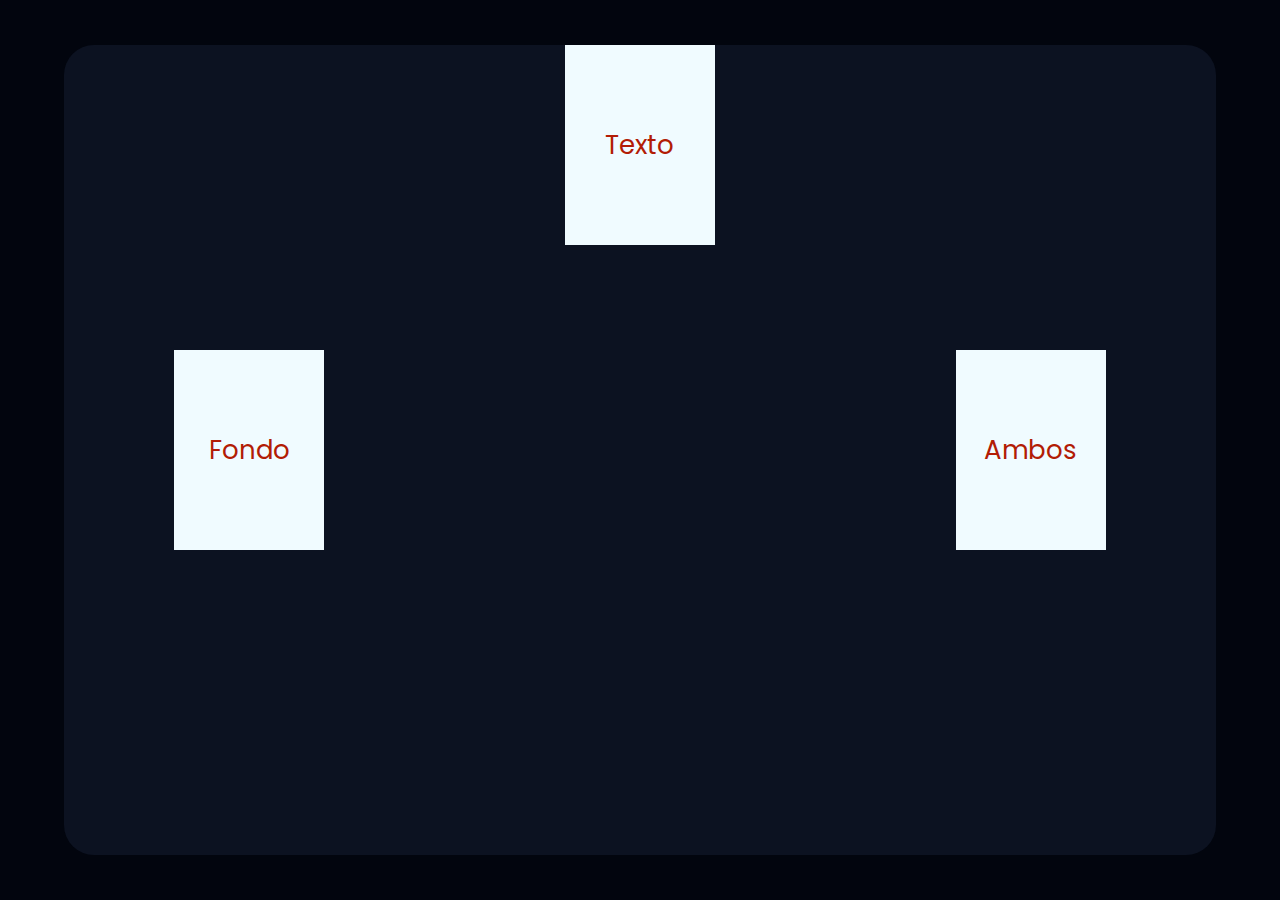
<file: clase-10/index.html>
<!DOCTYPE html>
<html lang="en">

<head>
    <meta charset="UTF-8">
    <meta http-equiv="X-UA-Compatible" content="IE=edge">
    <meta name="viewport" content="width=device-width, initial-scale=1.0">
    <title>Gradientes y Mediaqueries</title>
    <!-- <link rel="stylesheet" href="styles.css"> -->
    <link rel="stylesheet" href="mobile-first.css">
</head>

<body>
    <div class="container">
        <div class="caja caja1">Fondo</div>
        <div class="caja caja2">Texto</div>
        <div class="caja caja3">
            <span>Ambos</span>
        </div>
    </div>
</body>

</html>
</file>
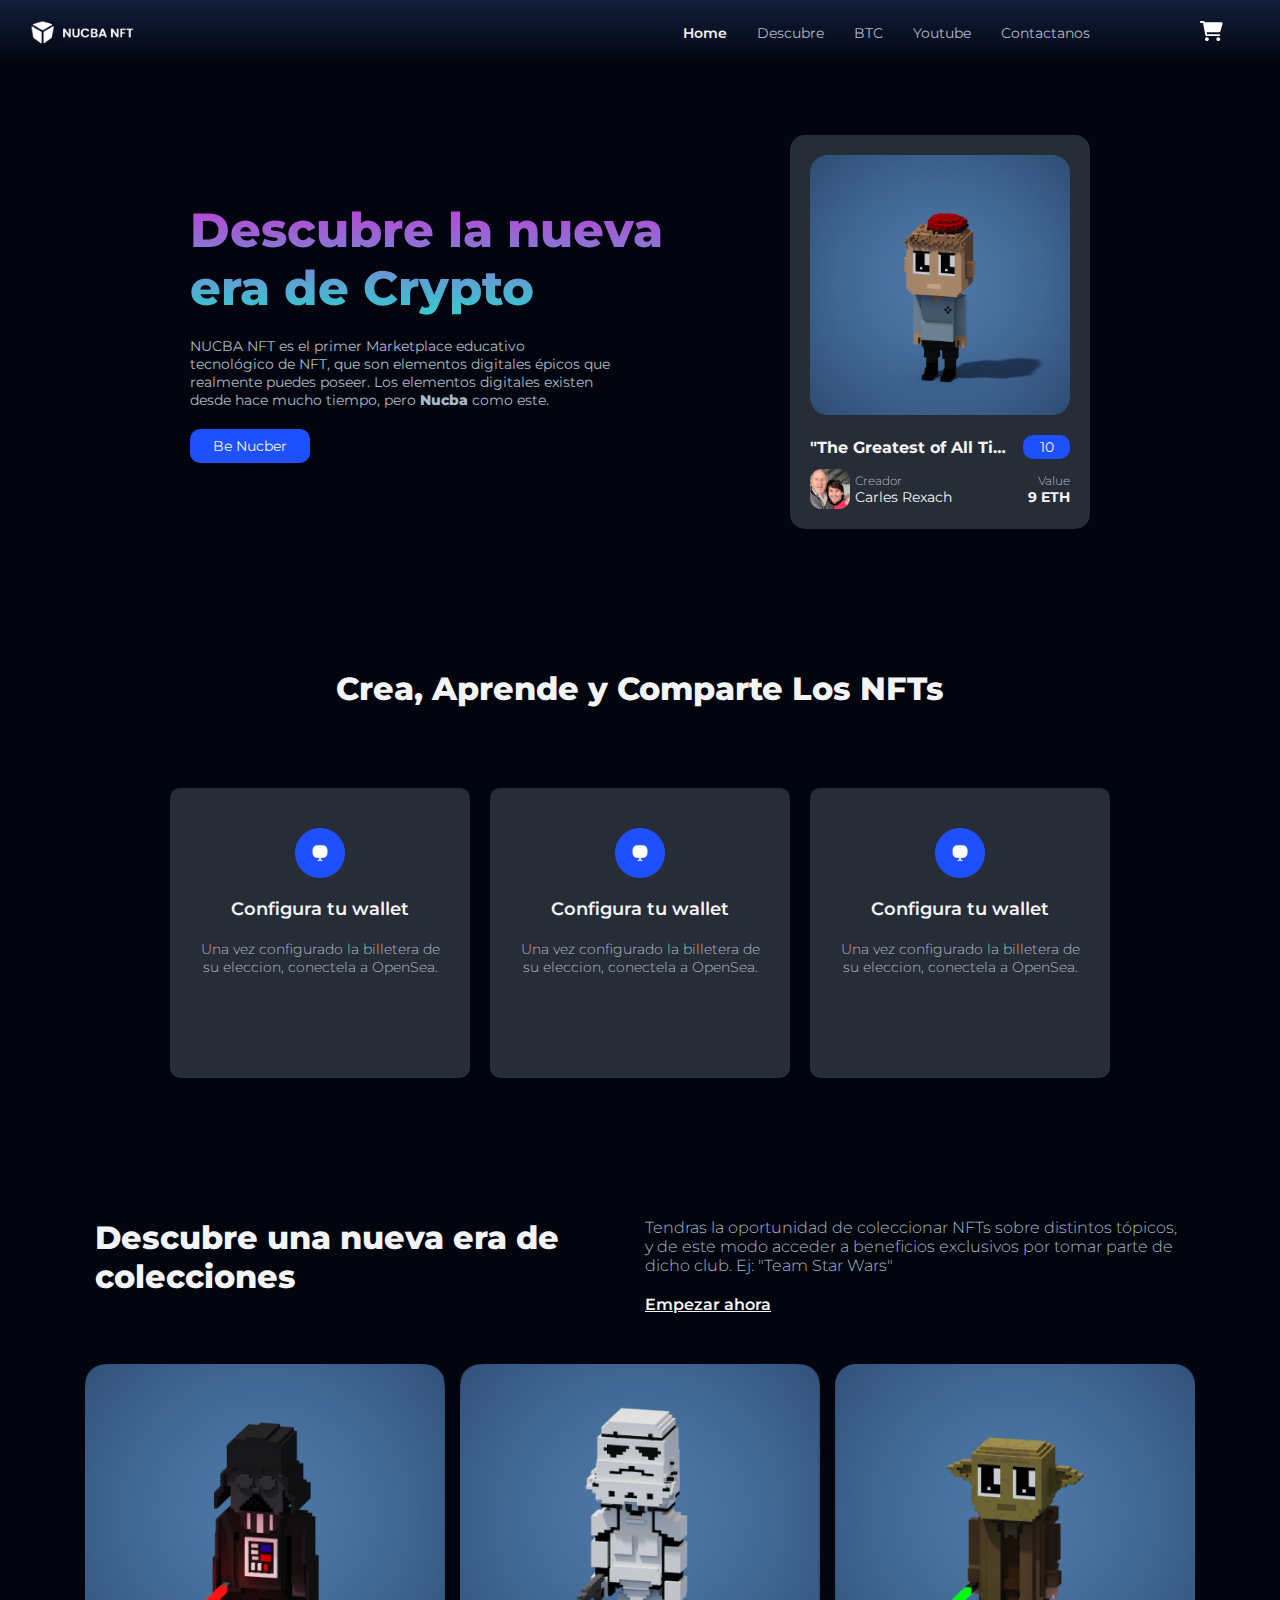
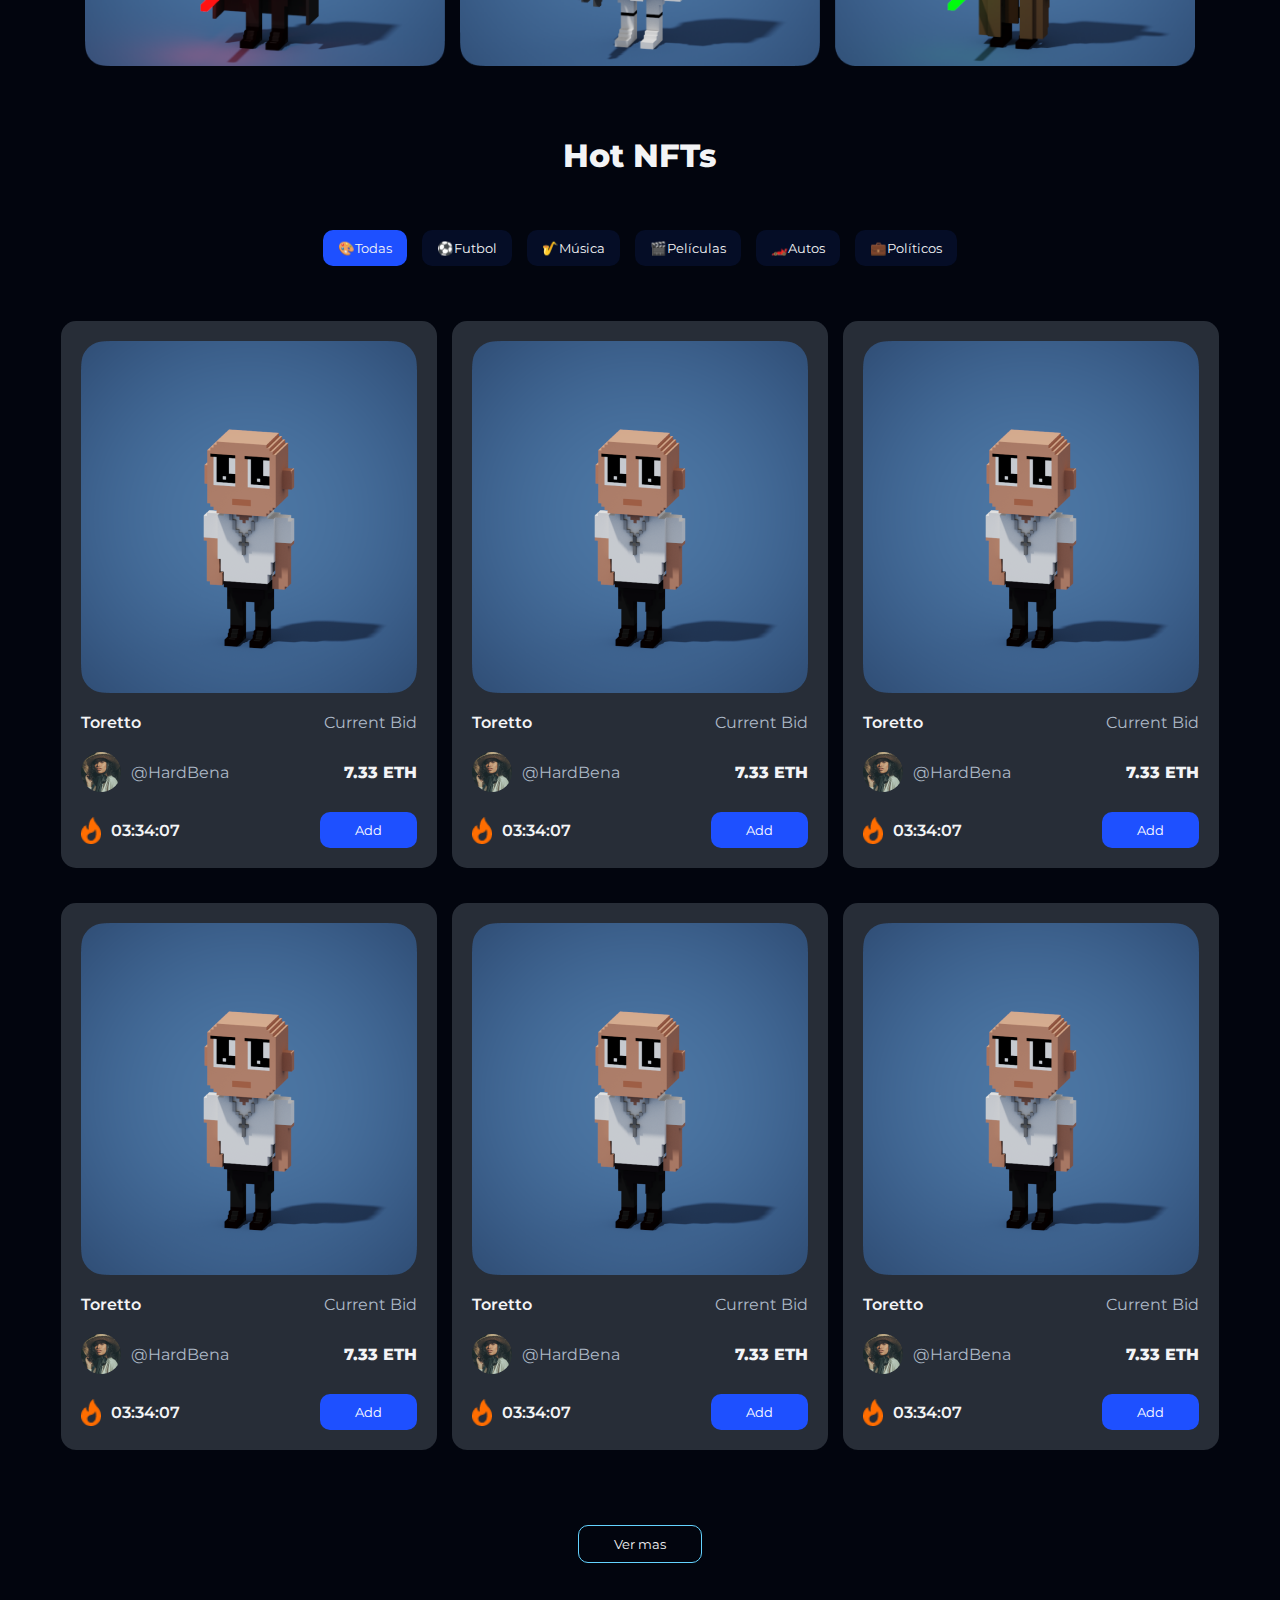
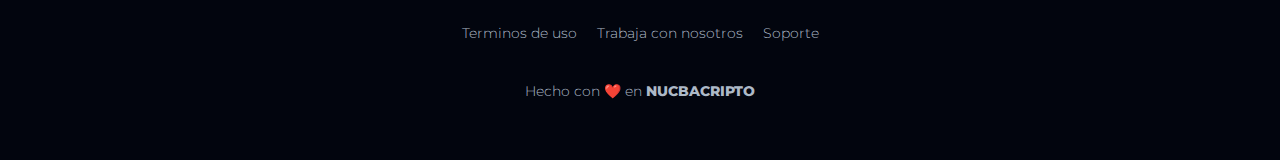
<file: clase-11/index.html>
<!DOCTYPE html>
<html lang="en">

<head>
  <meta charset="UTF-8" />
  <meta http-equiv="X-UA-Compatible" content="IE=edge" />
  <meta name="viewport" content="width=device-width, initial-scale=1.0" />
  <title>NFT Landing</title>
  <link rel="stylesheet" href="./assets/styles.css" />
  <link rel="stylesheet" href="./assets/mediaquerys.css">
</head>

<body>
  <!-- HEADER -->
  <header>

    <img src="./assets/img/logo.png" alt="Logo de NUCBA NFT" class="logo"/>

    <nav class="navbar">

      <label for="menu-toggle" class="menu-label">
        <img src="./assets/img/menu.png" alt="menu" class="menu-icon">
      </label>
      <input type="checkbox" id="menu-toggle">

      <ul class="navbar-list">
        <li><a href="#">Home</a></li>
        <li><a href="#">Descubre</a></li>
        <li><a href="#">BTC</a></li>
        <li><a href="#">Youtube</a></li>
        <li><a href="#">Contactanos</a></li>
      </ul>

      <label for="cart-toggle" class="cart-label">
        <img src="./assets/img/cart-icon.svg" alt="Carrito de compras" class="cart-icon">
      </label>
      <input type="checkbox" id="cart-toggle">

      <!-- Nuestro carrito -->

      <div class="cart">
        <h2>Tus NFTs</h2>

        <div class="cart-item">
          <img src="./assets/img/cart/cart-img.png" alt="Nft del carrito" />

          <div class="item-info">
            <h3 class="item-title">Messi</h3>
            <p class="item-bid">Current bid</p>
            <span class="item-price">4.8 ETH</span>
          </div>

          <div class="item-handler">
            <span class="quantity-handler down">-</span>
            <span class="item-quantity">1</span>
            <span class="quantity-handler up">+</span>
          </div>
        </div>

        <div class="cart-item">
          <img src="./assets/img/cart/cart-img.png" alt="Nft del carrito" />

          <div class="item-info">
            <h3 class="item-title">Messi</h3>
            <p class="item-bid">Current bid</p>
            <span class="item-price">4.8 ETH</span>
          </div>

          <div class="item-handler">
            <span class="quantity-handler down">-</span>
            <span class="item-quantity">1</span>
            <span class="quantity-handler up">+</span>
          </div>
        </div>

        <div class="cart-item">
          <img src="./assets/img/cart/cart-img.png" alt="Nft del carrito" />

          <div class="item-info">
            <h3 class="item-title">Messi</h3>
            <p class="item-bid">Current bid</p>
            <span class="item-price">4.8 ETH</span>
          </div>

          <div class="item-handler">
            <span class="quantity-handler down">-</span>
            <span class="item-quantity">1</span>
            <span class="quantity-handler up">+</span>
          </div>
        </div>

        <div class="cart-item">
          <img src="./assets/img/cart/cart-img.png" alt="Nft del carrito" />

          <div class="item-info">
            <h3 class="item-title">Messi</h3>
            <p class="item-bid">Current bid</p>
            <span class="item-price">4.8 ETH</span>
          </div>

          <div class="item-handler">
            <span class="quantity-handler down">-</span>
            <span class="item-quantity">1</span>
            <span class="quantity-handler up">+</span>
          </div>
        </div>

        <div class="cart-item">
          <img src="./assets/img/cart/cart-img.png" alt="Nft del carrito" />

          <div class="item-info">
            <h3 class="item-title">Messi</h3>
            <p class="item-bid">Current bid</p>
            <span class="item-price">4.8 ETH</span>
          </div>

          <div class="item-handler">
            <span class="quantity-handler down">-</span>
            <span class="item-quantity">1</span>
            <span class="quantity-handler up">+</span>
          </div>
        </div>

        <span class="divider"></span>

        <div class="cart-total">
          <p>Total:</p>
          <span>18.3 ETH</span>
        </div>

        <button class="btn-add">Comprar</button>

      </div>

    </nav>

  </header>

  <main>

    <!-- HERO -->
    <section id="hero">

      <div class="hero-info">
        <h1>
          Descubre la nueva era de Crypto
        </h1>

        <p>
          NUCBA NFT es el primer Marketplace educativo tecnológico de NFT, que son elementos digitales épicos que realmente puedes poseer. Los elementos digitales existen desde hace mucho tiempo, pero <span>Nucba</span> como este.
        </p>

        <a href="#">Be Nucber</a>
      </div>

      <div class="hero-card">
        <img src="./assets/img/hero/hero-card.png" alt="Card example"/>

        <div class="hero-card-info">
          
          <div class="hero-card-top">
            <h3>"The Greatest of All Time"</h3>
            <span>10</span>
          </div>


          <div class="hero-card-bottom">
            
            <div class="hero-card-creator">
              <img src="./assets/img/hero/creator.png" alt="Imagen del creador" />
              
              <div class="creator-info">
                <p>Creador</p>
                <p>Carles Rexach</p>
              </div>
            </div>

            <div class="hero-card-price">
              <p>Value</p>
              <span>9 ETH</span>
            </div>
          </div>
        </div>

      </div>

    </section>

    <!-- INFO -->
    <section id="info">

      <h2>Crea, Aprende y Comparte Los NFTs</h2>

      <div class="info-cards-container">
        
        <div class="info-card">
          <img src="./assets/img/info/info-icon.png" alt="Icono NFTs"/>
          <h3>Configura tu wallet</h3>
          <p>Una vez configurado la billetera de su eleccion, conectela a OpenSea.</p>
        </div>

        <div class="info-card">
          <img src="./assets/img/info/info-icon.png" alt="Icono NFTs"/>
          <h3>Configura tu wallet</h3>
          <p>Una vez configurado la billetera de su eleccion, conectela a OpenSea.</p>
        </div>

        <div class="info-card">
          <img src="./assets/img/info/info-icon.png" alt="Icono NFTs"/>
          <h3>Configura tu wallet</h3>
          <p>Una vez configurado la billetera de su eleccion, conectela a OpenSea.</p>
        </div>

      </div>

    </section>

    <!-- DISCOVER -->
    <section id="discover">

      <div class="discover-info">
        <h2>Descubre una nueva era de colecciones</h2>

        <div class="discover-text">
          <p>
            Tendras la oportunidad de coleccionar NFTs sobre distintos tópicos, y de este modo acceder a beneficios exclusivos por tomar parte de dicho club. Ej: "Team Star Wars"
          </p>

          <a href="#">Empezar ahora</a>
        </div>
      </div>

      <div class="discover-cards">
        <img src="./assets/img/discover/darth-vader.png" alt="Darth Vader">
        <img src="./assets/img/discover/trooper.png" alt="Trooper">
        <img src="./assets/img/discover/yoda.png" alt="Yoda">
      </div>

    </section>

    <!-- PRODUCTS -->
    <section id="products">

      <h2>Hot NFTs</h2>

      <div class="categories">
        <button class="category active">🎨Todas</button>
        <button class="category">⚽Futbol</button>
        <button class="category">🎷Música</button>
        <button class="category">🎬Películas</button>
        <button class="category">🏎️Autos</button>
        <button class="category">💼Políticos</button>
      </div>

      <div class="products-container">

        <!-- Product -->
        <div class="product">
          <img src="./assets/img/products/toretto.png" alt="Toretto" />

          <div class="product-info">
            <!--Info top-->
            <div class="product-top">
              <h3>Toretto</h3>
              <p>Current Bid</p>
            </div>
  
            <!--Info mid-->
            <div class="product-mid">

              <div class="product-user">
                <img src="./assets/img/user.png" alt="User" />
                <p>@HardBena</p>
              </div>

              <span>7.33 ETH</span>
            </div>

            <!--Info bottom-->
            <div class="product-bot">
              <div class="offer-time">
                <img src="./assets/img/fire.png" alt="Fire">
                <p>03:34:07</p>
              </div>

              <button class="btn-add">Add</button>
            </div>

          </div>
        </div>

        <!-- Product -->
        <div class="product">
          <img src="./assets/img/products/toretto.png" alt="Toretto" />

          <div class="product-info">
            <!--Info top-->
            <div class="product-top">
              <h3>Toretto</h3>
              <p>Current Bid</p>
            </div>
  
            <!--Info mid-->
            <div class="product-mid">

              <div class="product-user">
                <img src="./assets/img/user.png" alt="User" />
                <p>@HardBena</p>
              </div>

              <span>7.33 ETH</span>
            </div>

            <!--Info bottom-->
            <div class="product-bot">
              <div class="offer-time">
                <img src="./assets/img/fire.png" alt="Fire">
                <p>03:34:07</p>
              </div>

              <button class="btn-add">Add</button>
            </div>

          </div>
        </div>

        <!-- Product -->
        <div class="product">
          <img src="./assets/img/products/toretto.png" alt="Toretto" />

          <div class="product-info">
            <!--Info top-->
            <div class="product-top">
              <h3>Toretto</h3>
              <p>Current Bid</p>
            </div>
  
            <!--Info mid-->
            <div class="product-mid">

              <div class="product-user">
                <img src="./assets/img/user.png" alt="User" />
                <p>@HardBena</p>
              </div>

              <span>7.33 ETH</span>
            </div>

            <!--Info bottom-->
            <div class="product-bot">
              <div class="offer-time">
                <img src="./assets/img/fire.png" alt="Fire">
                <p>03:34:07</p>
              </div>

              <button class="btn-add">Add</button>
            </div>

          </div>
        </div>

        <!-- Product -->
        <div class="product">
          <img src="./assets/img/products/toretto.png" alt="Toretto" />

          <div class="product-info">
            <!--Info top-->
            <div class="product-top">
              <h3>Toretto</h3>
              <p>Current Bid</p>
            </div>
  
            <!--Info mid-->
            <div class="product-mid">

              <div class="product-user">
                <img src="./assets/img/user.png" alt="User" />
                <p>@HardBena</p>
              </div>

              <span>7.33 ETH</span>
            </div>

            <!--Info bottom-->
            <div class="product-bot">
              <div class="offer-time">
                <img src="./assets/img/fire.png" alt="Fire">
                <p>03:34:07</p>
              </div>

              <button class="btn-add">Add</button>
            </div>

          </div>
        </div>

        <!-- Product -->
        <div class="product">
          <img src="./assets/img/products/toretto.png" alt="Toretto" />

          <div class="product-info">
            <!--Info top-->
            <div class="product-top">
              <h3>Toretto</h3>
              <p>Current Bid</p>
            </div>
  
            <!--Info mid-->
            <div class="product-mid">

              <div class="product-user">
                <img src="./assets/img/user.png" alt="User" />
                <p>@HardBena</p>
              </div>

              <span>7.33 ETH</span>
            </div>

            <!--Info bottom-->
            <div class="product-bot">
              <div class="offer-time">
                <img src="./assets/img/fire.png" alt="Fire">
                <p>03:34:07</p>
              </div>

              <button class="btn-add">Add</button>
            </div>

          </div>
        </div>

        <!-- Product -->
        <div class="product">
          <img src="./assets/img/products/toretto.png" alt="Toretto" />

          <div class="product-info">
            <!--Info top-->
            <div class="product-top">
              <h3>Toretto</h3>
              <p>Current Bid</p>
            </div>
  
            <!--Info mid-->
            <div class="product-mid">

              <div class="product-user">
                <img src="./assets/img/user.png" alt="User" />
                <p>@HardBena</p>
              </div>

              <span>7.33 ETH</span>
            </div>

            <!--Info bottom-->
            <div class="product-bot">
              <div class="offer-time">
                <img src="./assets/img/fire.png" alt="Fire">
                <p>03:34:07</p>
              </div>

              <button class="btn-add">Add</button>
            </div>

          </div>
        </div>

      </div>

      <button class="btn-load">Ver mas</button>
    </section>

  </main>

  <footer>
    <div>
      <ul class="footer-links">
        <li><a href="#">Terminos de uso</a></li>
        <li><a href="#">Trabaja con nosotros</a></li>
        <li><a href="#">Soporte</a></li>
      </ul>
    </div>

    <p>Hecho con ❤️ en <span>NUCBACRIPTO</span></p>
  </footer>

</body>

</html>
</file>
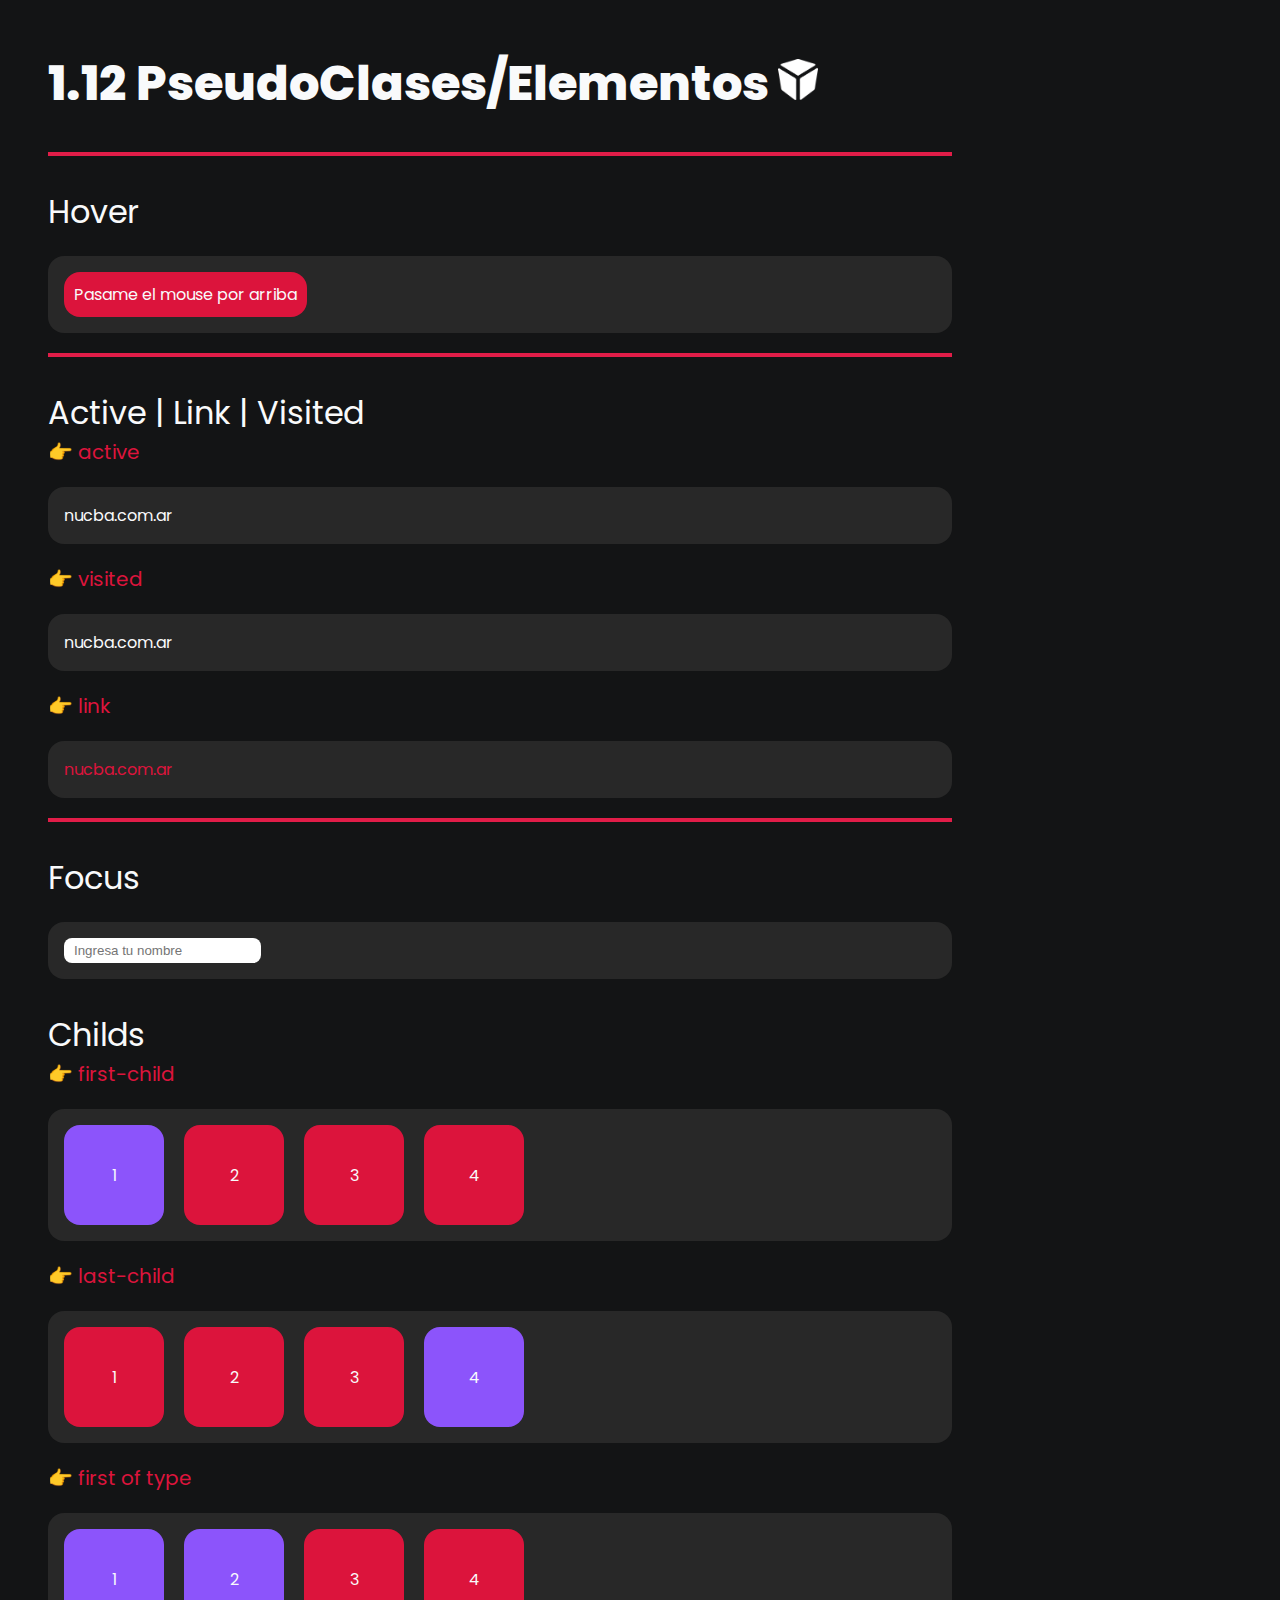
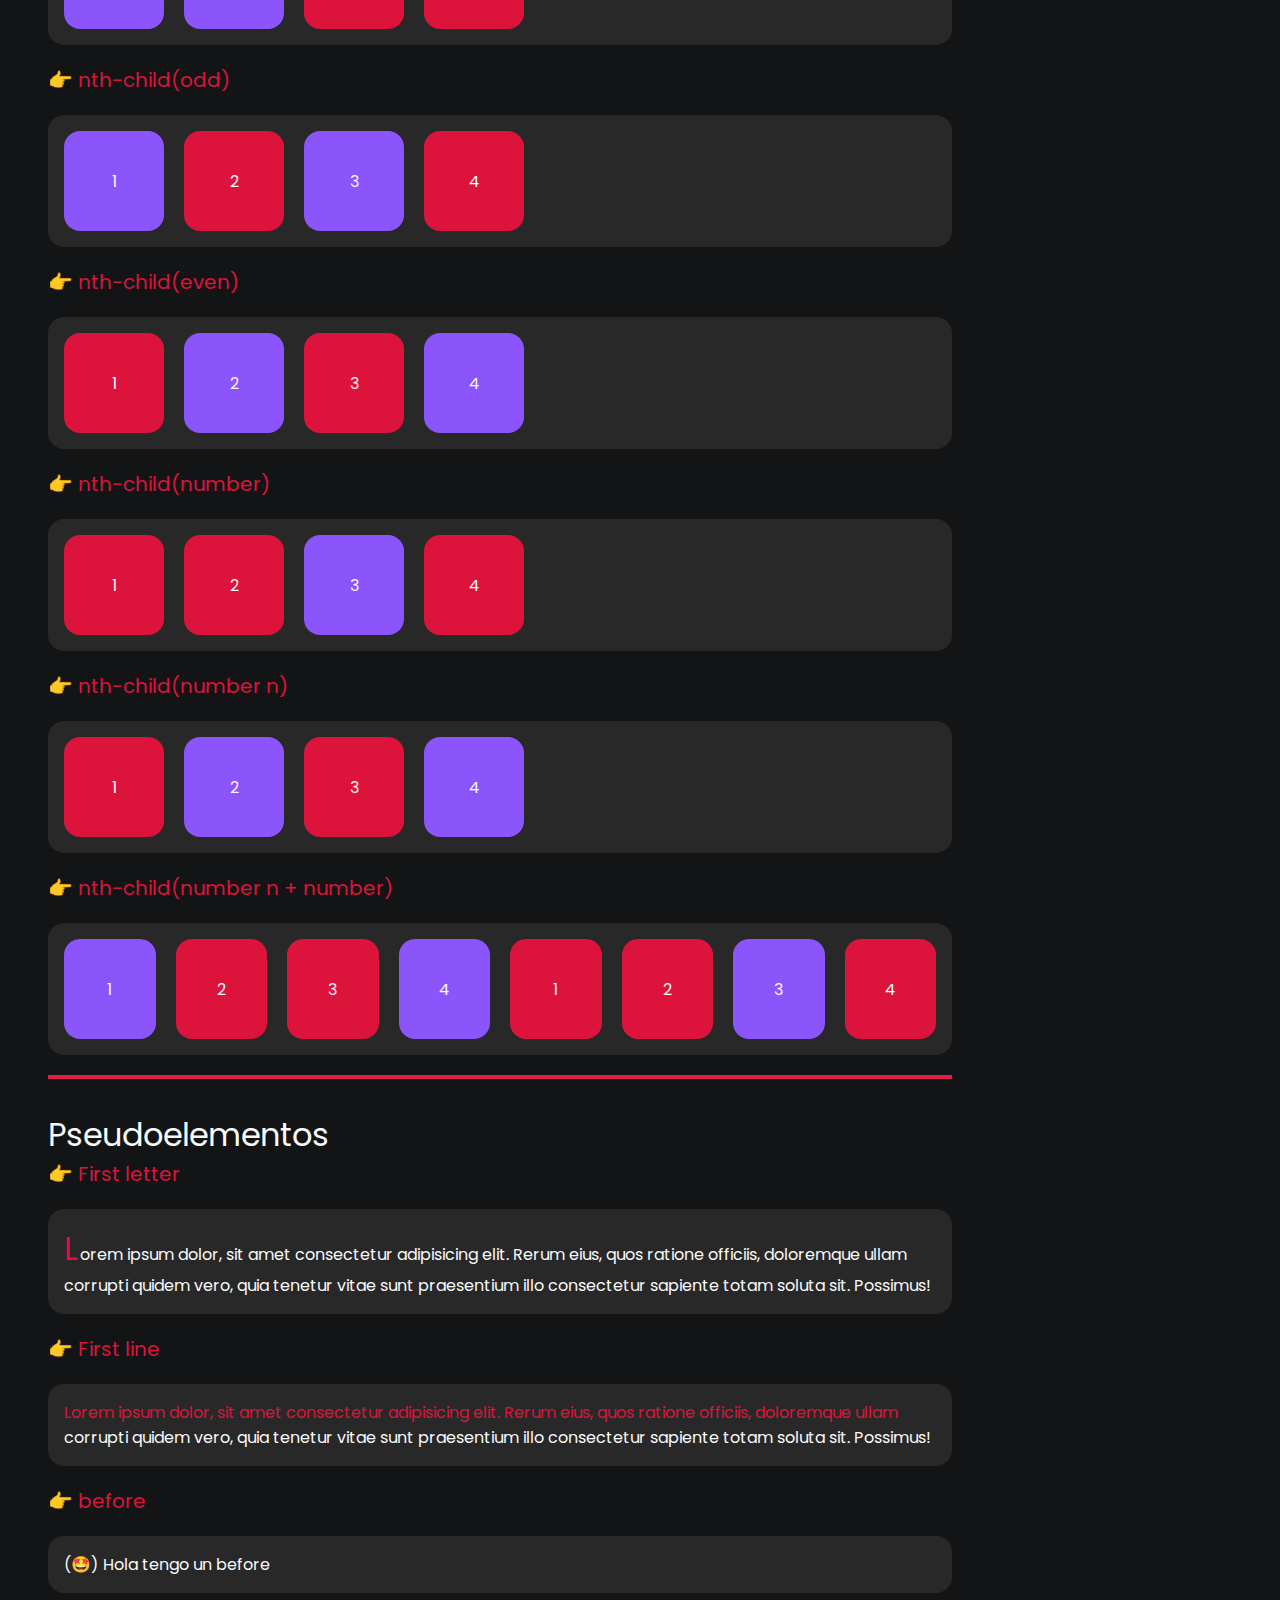
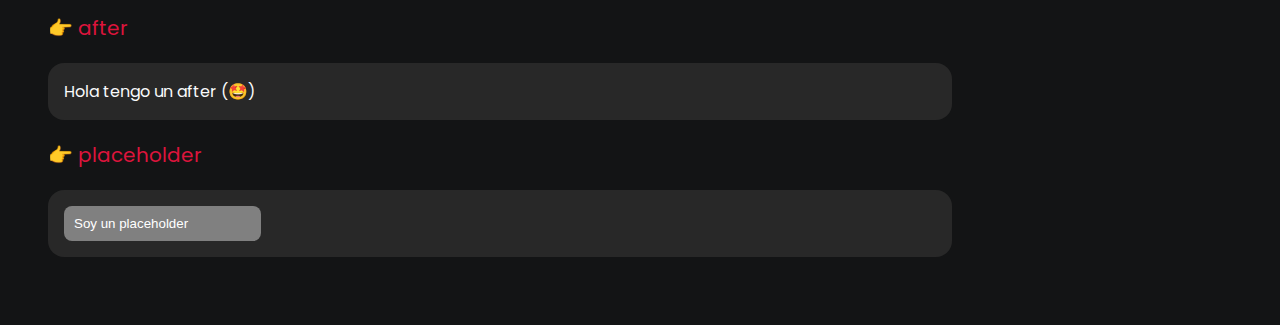
<file: clase-12-pseudoclases-y-elementos-main/index.html>
<!DOCTYPE html>
<html lang="en">

<head>
  <meta charset="UTF-8" />
  <meta http-equiv="X-UA-Compatible" content="IE=edge" />
  <meta name="viewport" content="width=device-width, initial-scale=1.0" />
  <!-- Favicon -->
  <link rel="icon" type="image/png" sizes="32x32" href="./logo-nucba.png" />

  <!-- Estilos base de la página que usamos como template -->
  <link rel="stylesheet" href="base.css" />
  <!-- Estilos de la clase -->
  <link rel="stylesheet" href="style.css" />

  <title>CSS - PseudoElementos/Clases</title>
</head>

<body>
  <h1>
    1.12 PseudoClases/Elementos
    <img src="./img/logo-nucba.png" alt="logo" class="logo" />
  </h1>
  <hr class="hr" />

  <!--------------------------- Pseudoclases ----------------------------->
  <!--------------------------- Hover ----------------------------->

  <h2>Hover</h2>

  <div class="container">
    <a href="#" class="hover">Pasame el mouse por arriba</a>
  </div>


  <hr class="hr" />

  <!--------------------------- Active | Link | Visited ----------------------------->

  <h2>Active | Link | Visited</h2>

  <span class="text-span">👉 active</span>


  <div class="container">
    <a href="#" class="active">nucba.com.ar</a>
  </div>


  <span class="text-span">👉 visited</span>


  <div class="container">
    <a href="https://www.facebook.com/" class="visited" target="_blank">nucba.com.ar</a>
  </div>


  <span class="text-span">👉 link</span>


  <div class="container">
    <a href="https://www.faceboodk.com/" class="link">nucba.com.ar</a>
  </div>


  <hr class="hr" />
  <!--------------------------- Focus ----------------------------->
  <h2>Focus</h2>


  <div class="container">
    <input type="text" class="focus-input" placeholder="Ingresa tu nombre">
  </div>


  <!--------------------------- Childs ----------------------------->
  <h2>Childs</h2>

  <span class="text-span">👉 first-child</span>


  <div class="container first">
    <div class="caja">1</div>
    <div class="caja">2</div>
    <div class="caja">3</div>
    <div class="caja">4</div>
  </div>


  <span class="text-span">👉 last-child</span>


  <div class="container last">
    <div class="caja">1</div>
    <div class="caja">2</div>
    <div class="caja">3</div>
    <div class="caja">4</div>
  </div>



  <span class="text-span">👉 first of type</span>


  <div class="container first-of-type">
    <p class="caja">1</p>
    <div class="caja">2</div>
    <p class="caja">3</p>
    <div class="caja">4</div>
  </div>


  <span class="text-span">👉 nth-child(odd)</span>


  <div class="container nth-child-odd">
    <div class="caja">1</div>
    <div class="caja">2</div>
    <div class="caja">3</div>
    <div class="caja">4</div>
  </div>


  <span class="text-span">👉 nth-child(even)</span>


  <div class="container nth-child-even">
    <div class="caja">1</div>
    <div class="caja">2</div>
    <div class="caja">3</div>
    <div class="caja">4</div>
  </div>


  <span class="text-span">👉 nth-child(number)</span>


  <div class="container nth-child-number">
    <div class="caja">1</div>
    <div class="caja">2</div>
    <div class="caja">3</div>
    <div class="caja">4</div>
  </div>


  <span class="text-span">👉 nth-child(number n)</span>


  <div class="container nth-child-n">
    <div class="caja">1</div>
    <div class="caja">2</div>
    <div class="caja">3</div>
    <div class="caja">4</div>
  </div>

  <span class="text-span">👉 nth-child(number n + number)</span>

  <div class="container nth-child-number-n">
    <div class="caja">1</div>
    <div class="caja">2</div>
    <div class="caja">3</div>
    <div class="caja">4</div>
    <div class="caja">1</div>
    <div class="caja">2</div>
    <div class="caja">3</div>
    <div class="caja">4</div>
  </div>


  <hr class="hr" />
  <!--------------------------- Pseudoelementos ----------------------------->
  <h2>Pseudoelementos</h2>
  <span class="text-span">👉 First letter</span>


  <div class="container">
    <p class="first-letter">
      Lorem ipsum dolor, sit amet consectetur adipisicing elit. Rerum eius, quos ratione officiis, doloremque ullam
      corrupti quidem vero, quia tenetur vitae sunt praesentium illo consectetur sapiente totam soluta sit. Possimus!</p>
  </div>



  <span class="text-span">👉 First line</span>



  <div class="container">
    <p class="first-line">
      Lorem ipsum dolor, sit amet consectetur adipisicing elit. Rerum eius, quos ratione officiis, doloremque ullam
      corrupti quidem vero, quia tenetur vitae sunt praesentium illo consectetur sapiente totam soluta sit. Possimus!</p>
  </div>


  <span class="text-span">👉 before</span>


  <div class="container">
    <p class="before">Hola tengo un before</p>
  </div>




  <span class="text-span">👉 after</span>



  <div class="container">
    <p class="after">Hola tengo un after</p>
  </div>



  <span class="text-span">👉 placeholder</span>


  <div class="container">
    <input type="text" class="input-placeholder" placeholder="Soy un placeholder">
  </div>



</body>

</html>
</file>
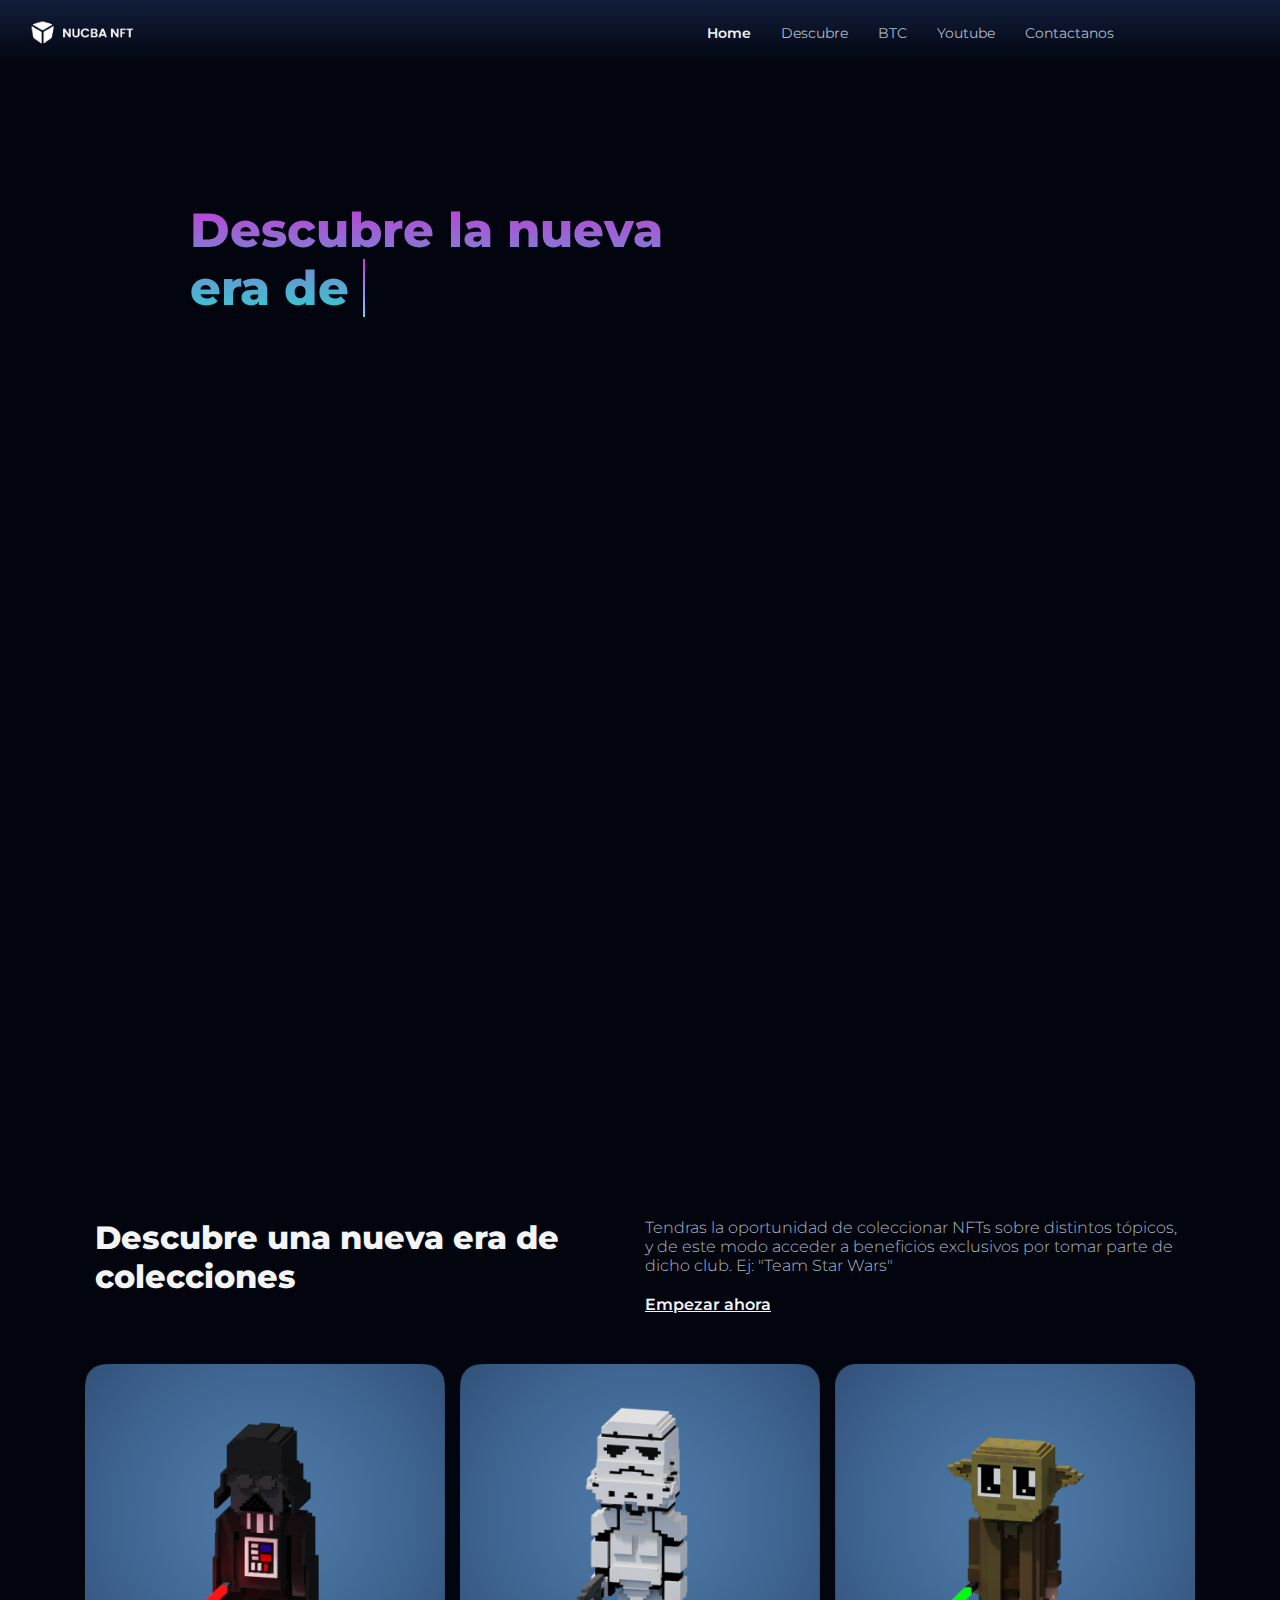
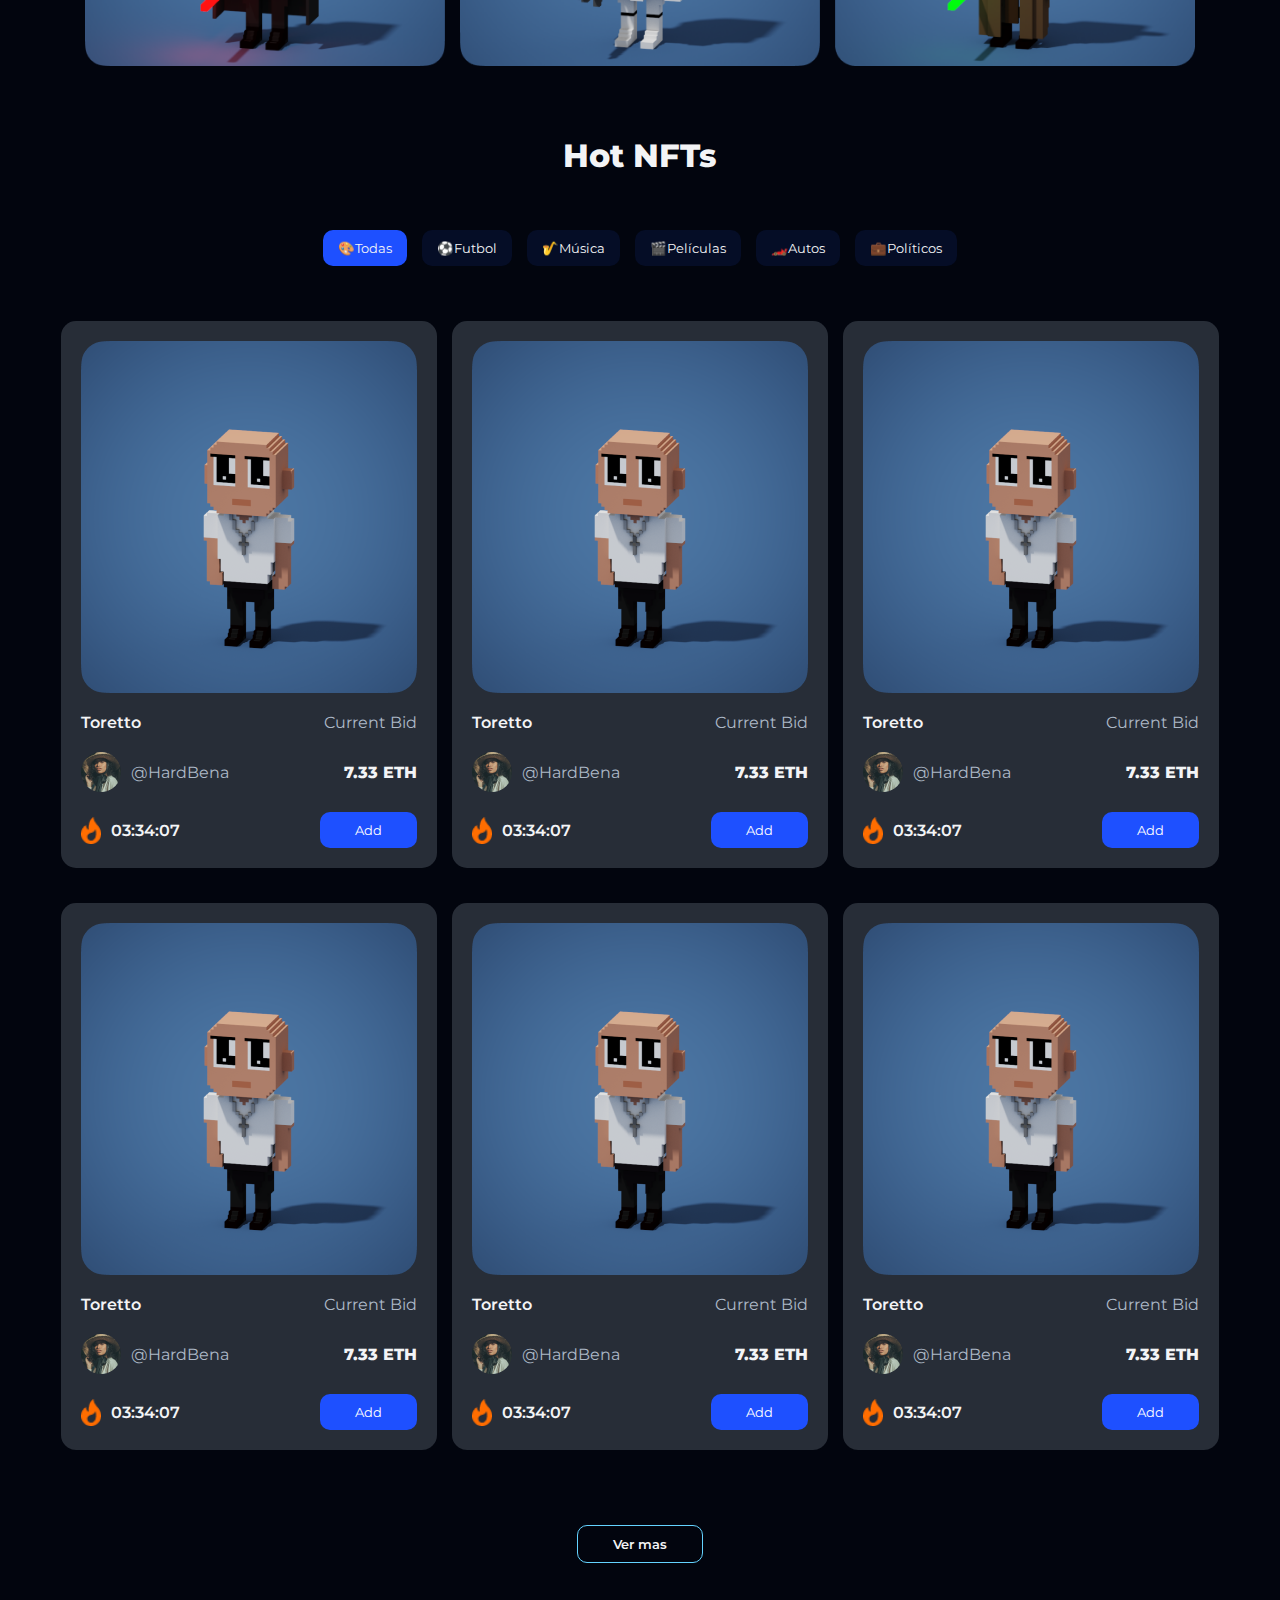
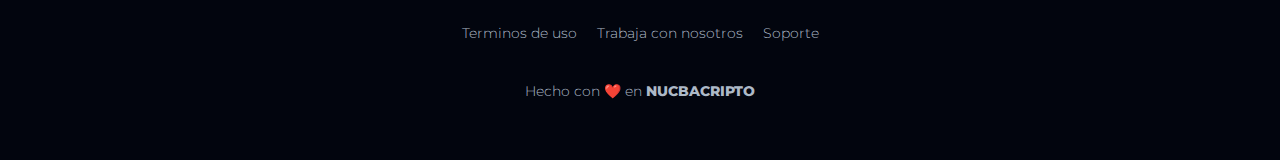
<file: clase-13/index.html>
<!DOCTYPE html>
<html lang="en">

<head>
  <meta charset="UTF-8" />
  <meta http-equiv="X-UA-Compatible" content="IE=edge" />
  <meta name="viewport" content="width=device-width, initial-scale=1.0" />
  <title>NFT Landing</title>
  
  <link rel="apple-touch-icon" sizes="180x180" href="./assets/img/favicons/apple-touch-icon.png" />
  <link rel="icon" type="image/png" sizes="32x32" href="./assets/img/favicons/favicon-32x32.png" />
  <link rel="icon" type="image/png" sizes="16x16" href="./assets/img/favicons/favicon-16x16.png" /> 

  <link rel="stylesheet" href="./assets/styles.css" />
  <link rel="stylesheet" href="./assets/mediaquerys.css">
  <link rel="stylesheet" href="./assets/animaciones.css">



  <link rel="stylesheet" href="https://cdnjs.cloudflare.com/ajax/libs/font-awesome/6.1.2/css/all.min.css"
  integrity="sha512-1sCRPdkRXhBV2PBLUdRb4tMg1w2YPf37qatUFeS7zlBy7jJI8Lf4VHwWfZZfpXtYSLy85pkm9GaYVYMfw5BC1A=="
  crossorigin="anonymous" referrerpolicy="no-referrer" />
</head>

<body>
  <!-- HEADER -->
  <header>

    <img src="./assets/img/logo.png" alt="Logo de NUCBA NFT" class="logo"/>

    <nav class="navbar">

      <label for="menu-toggle" class="menu-label">
        <img src="./assets/img/menu.png" alt="menu" class="menu-icon">
      </label>
      <input type="checkbox" id="menu-toggle">

      <ul class="navbar-list">
        <!--"""Redireciones""" dentro de la misma landing-->
        <li><a href="#hero">Home</a></li>
        <li><a href="#discover">Descubre</a></li>
        <li><a href="#products">BTC</a></li>

        <!-- Redirecciones -->
        <li><a href="https://www.youtube.com/c/Nucbaok" target="_blank">Youtube</a></li>
        <li><a href="https://www.nucba.com.ar" target="_blank">Contactanos</a></li>
      </ul>

      <label for="cart-toggle" class="cart-label">
        <i class="fa-solid fa-cart-shopping cart-icon"></i>
      </label>
      <input type="checkbox" id="cart-toggle">

      <!-- Nuestro carrito -->

      <div class="cart">
        <h2>Tus NFTs</h2>

        <div class="cart-item">
          <img src="./assets/img/cart/cart-img.png" alt="Nft del carrito" />

          <div class="item-info">
            <h3 class="item-title">Messi</h3>
            <p class="item-bid">Current bid</p>
            <span class="item-price">4.8 ETH</span>
          </div>

          <div class="item-handler">
            <span class="quantity-handler down">-</span>
            <span class="item-quantity">1</span>
            <span class="quantity-handler up">+</span>
          </div>
        </div>

        <div class="cart-item">
          <img src="./assets/img/cart/cart-img.png" alt="Nft del carrito" />

          <div class="item-info">
            <h3 class="item-title">Messi</h3>
            <p class="item-bid">Current bid</p>
            <span class="item-price">4.8 ETH</span>
          </div>

          <div class="item-handler">
            <span class="quantity-handler down">-</span>
            <span class="item-quantity">1</span>
            <span class="quantity-handler up">+</span>
          </div>
        </div>

        <div class="cart-item">
          <img src="./assets/img/cart/cart-img.png" alt="Nft del carrito" />

          <div class="item-info">
            <h3 class="item-title">Messi</h3>
            <p class="item-bid">Current bid</p>
            <span class="item-price">4.8 ETH</span>
          </div>

          <div class="item-handler">
            <span class="quantity-handler down">-</span>
            <span class="item-quantity">1</span>
            <span class="quantity-handler up">+</span>
          </div>
        </div>

        <div class="cart-item">
          <img src="./assets/img/cart/cart-img.png" alt="Nft del carrito" />

          <div class="item-info">
            <h3 class="item-title">Messi</h3>
            <p class="item-bid">Current bid</p>
            <span class="item-price">4.8 ETH</span>
          </div>

          <div class="item-handler">
            <span class="quantity-handler down">-</span>
            <span class="item-quantity">1</span>
            <span class="quantity-handler up">+</span>
          </div>
        </div>

        <div class="cart-item">
          <img src="./assets/img/cart/cart-img.png" alt="Nft del carrito" />

          <div class="item-info">
            <h3 class="item-title">Messi</h3>
            <p class="item-bid">Current bid</p>
            <span class="item-price">4.8 ETH</span>
          </div>

          <div class="item-handler">
            <span class="quantity-handler down">-</span>
            <span class="item-quantity">1</span>
            <span class="quantity-handler up">+</span>
          </div>
        </div>

        <span class="divider"></span>

        <div class="cart-total">
          <p>Total:</p>
          <span>18.3 ETH</span>
        </div>

        <button class="btn-add">Comprar</button>

      </div>

      <div class="overlay"></div>

    </nav>

  </header>

  <main>

    <!-- HERO -->
    <section id="hero">

      <div class="hero-info">
        <h1>
          Descubre la nueva era de <span>Crypto</span>
        </h1>

        <p>
          NUCBA NFT es el primer Marketplace educativo tecnológico de NFT, que son elementos digitales épicos que realmente puedes poseer. Los elementos digitales existen desde hace mucho tiempo, pero <span>Nucba</span> como este.
        </p>

        <a href="#">Be Nucber</a>
      </div>

      <div class="hero-card">
        <img src="./assets/img/hero/hero-card.png" alt="Card example"/>

        <div class="hero-card-info">
          
          <div class="hero-card-top">
            <h3>"The Greatest of All Time"</h3>
            <span>10</span>
          </div>


          <div class="hero-card-bottom">
            
            <div class="hero-card-creator">
              <img src="./assets/img/hero/creator.png" alt="Imagen del creador" />
              
              <div class="creator-info">
                <p>Creador</p>
                <p>Carles Rexach</p>
              </div>
            </div>

            <div class="hero-card-price">
              <p>Value</p>
              <span>9 ETH</span>
            </div>
          </div>
        </div>

      </div>

    </section>

    <!-- INFO -->
    <section id="info">

      <h2>Crea, Aprende y Comparte Los NFTs</h2>

      <div class="info-cards-container">
        
        <div class="info-card">
          <img src="./assets/img/info/info-icon.png" alt="Icono NFTs"/>
          <h3>Configura tu wallet</h3>
          <p>Una vez configurado la billetera de su eleccion, conectela a OpenSea.</p>
        </div>

        <div class="info-card">
          <img src="./assets/img/info/info-icon.png" alt="Icono NFTs"/>
          <h3>Configura tu wallet</h3>
          <p>Una vez configurado la billetera de su eleccion, conectela a OpenSea.</p>
        </div>

        <div class="info-card">
          <img src="./assets/img/info/info-icon.png" alt="Icono NFTs"/>
          <h3>Configura tu wallet</h3>
          <p>Una vez configurado la billetera de su eleccion, conectela a OpenSea.</p>
        </div>

      </div>

    </section>

    <!-- DISCOVER -->
    <section id="discover">

      <div class="discover-info">
        <h2>Descubre una nueva era de colecciones</h2>

        <div class="discover-text">
          <p>
            Tendras la oportunidad de coleccionar NFTs sobre distintos tópicos, y de este modo acceder a beneficios exclusivos por tomar parte de dicho club. Ej: "Team Star Wars"
          </p>

          <a href="#">Empezar ahora</a>
        </div>
      </div>

      <div class="discover-cards">
        <img src="./assets/img/discover/darth-vader.png" alt="Darth Vader">
        <img src="./assets/img/discover/trooper.png" alt="Trooper">
        <img src="./assets/img/discover/yoda.png" alt="Yoda">
      </div>

    </section>

    <!-- PRODUCTS -->
    <section id="products">

      <h2>Hot NFTs</h2>

      <div class="categories">
        <button class="category active">🎨Todas</button>
        <button class="category">⚽Futbol</button>
        <button class="category">🎷Música</button>
        <button class="category">🎬Películas</button>
        <button class="category">🏎️Autos</button>
        <button class="category">💼Políticos</button>
      </div>

      <div class="products-container">

        <!-- Product -->
        <div class="product">
          <img src="./assets/img/products/toretto.png" alt="Toretto" />

          <div class="product-info">
            <!--Info top-->
            <div class="product-top">
              <h3>Toretto</h3>
              <p>Current Bid</p>
            </div>
  
            <!--Info mid-->
            <div class="product-mid">

              <div class="product-user">
                <img src="./assets/img/user.png" alt="User" />
                <p>@HardBena</p>
              </div>

              <span>7.33 ETH</span>
            </div>

            <!--Info bottom-->
            <div class="product-bot">
              <div class="offer-time">
                <img src="./assets/img/fire.png" alt="Fire">
                <p>03:34:07</p>
              </div>

              <button class="btn-add">Add</button>
            </div>

          </div>
        </div>

        <!-- Product -->
        <div class="product">
          <img src="./assets/img/products/toretto.png" alt="Toretto" />

          <div class="product-info">
            <!--Info top-->
            <div class="product-top">
              <h3>Toretto</h3>
              <p>Current Bid</p>
            </div>
  
            <!--Info mid-->
            <div class="product-mid">

              <div class="product-user">
                <img src="./assets/img/user.png" alt="User" />
                <p>@HardBena</p>
              </div>

              <span>7.33 ETH</span>
            </div>

            <!--Info bottom-->
            <div class="product-bot">
              <div class="offer-time">
                <img src="./assets/img/fire.png" alt="Fire">
                <p>03:34:07</p>
              </div>

              <button class="btn-add">Add</button>
            </div>

          </div>
        </div>

        <!-- Product -->
        <div class="product">
          <img src="./assets/img/products/toretto.png" alt="Toretto" />

          <div class="product-info">
            <!--Info top-->
            <div class="product-top">
              <h3>Toretto</h3>
              <p>Current Bid</p>
            </div>
  
            <!--Info mid-->
            <div class="product-mid">

              <div class="product-user">
                <img src="./assets/img/user.png" alt="User" />
                <p>@HardBena</p>
              </div>

              <span>7.33 ETH</span>
            </div>

            <!--Info bottom-->
            <div class="product-bot">
              <div class="offer-time">
                <img src="./assets/img/fire.png" alt="Fire">
                <p>03:34:07</p>
              </div>

              <button class="btn-add">Add</button>
            </div>

          </div>
        </div>

        <!-- Product -->
        <div class="product">
          <img src="./assets/img/products/toretto.png" alt="Toretto" />

          <div class="product-info">
            <!--Info top-->
            <div class="product-top">
              <h3>Toretto</h3>
              <p>Current Bid</p>
            </div>
  
            <!--Info mid-->
            <div class="product-mid">

              <div class="product-user">
                <img src="./assets/img/user.png" alt="User" />
                <p>@HardBena</p>
              </div>

              <span>7.33 ETH</span>
            </div>

            <!--Info bottom-->
            <div class="product-bot">
              <div class="offer-time">
                <img src="./assets/img/fire.png" alt="Fire">
                <p>03:34:07</p>
              </div>

              <button class="btn-add">Add</button>
            </div>

          </div>
        </div>

        <!-- Product -->
        <div class="product">
          <img src="./assets/img/products/toretto.png" alt="Toretto" />

          <div class="product-info">
            <!--Info top-->
            <div class="product-top">
              <h3>Toretto</h3>
              <p>Current Bid</p>
            </div>
  
            <!--Info mid-->
            <div class="product-mid">

              <div class="product-user">
                <img src="./assets/img/user.png" alt="User" />
                <p>@HardBena</p>
              </div>

              <span>7.33 ETH</span>
            </div>

            <!--Info bottom-->
            <div class="product-bot">
              <div class="offer-time">
                <img src="./assets/img/fire.png" alt="Fire">
                <p>03:34:07</p>
              </div>

              <button class="btn-add">Add</button>
            </div>

          </div>
        </div>

        <!-- Product -->
        <div class="product">
          <img src="./assets/img/products/toretto.png" alt="Toretto" />

          <div class="product-info">
            <!--Info top-->
            <div class="product-top">
              <h3>Toretto</h3>
              <p>Current Bid</p>
            </div>
  
            <!--Info mid-->
            <div class="product-mid">

              <div class="product-user">
                <img src="./assets/img/user.png" alt="User" />
                <p>@HardBena</p>
              </div>

              <span>7.33 ETH</span>
            </div>

            <!--Info bottom-->
            <div class="product-bot">
              <div class="offer-time">
                <img src="./assets/img/fire.png" alt="Fire">
                <p>03:34:07</p>
              </div>

              <button class="btn-add">Add</button>
            </div>

          </div>
        </div>

      </div>

      <button class="btn-load">Ver mas</button>
    </section>

  </main>

  <footer>
    <div>
      <ul class="footer-links">
        <li><a href="#">Terminos de uso</a></li>
        <li><a href="#">Trabaja con nosotros</a></li>
        <li><a href="#">Soporte</a></li>
      </ul>
    </div>

    <p>Hecho con ❤️ en <span>NUCBACRIPTO</span></p>
  </footer>

</body>

</html>
</file>
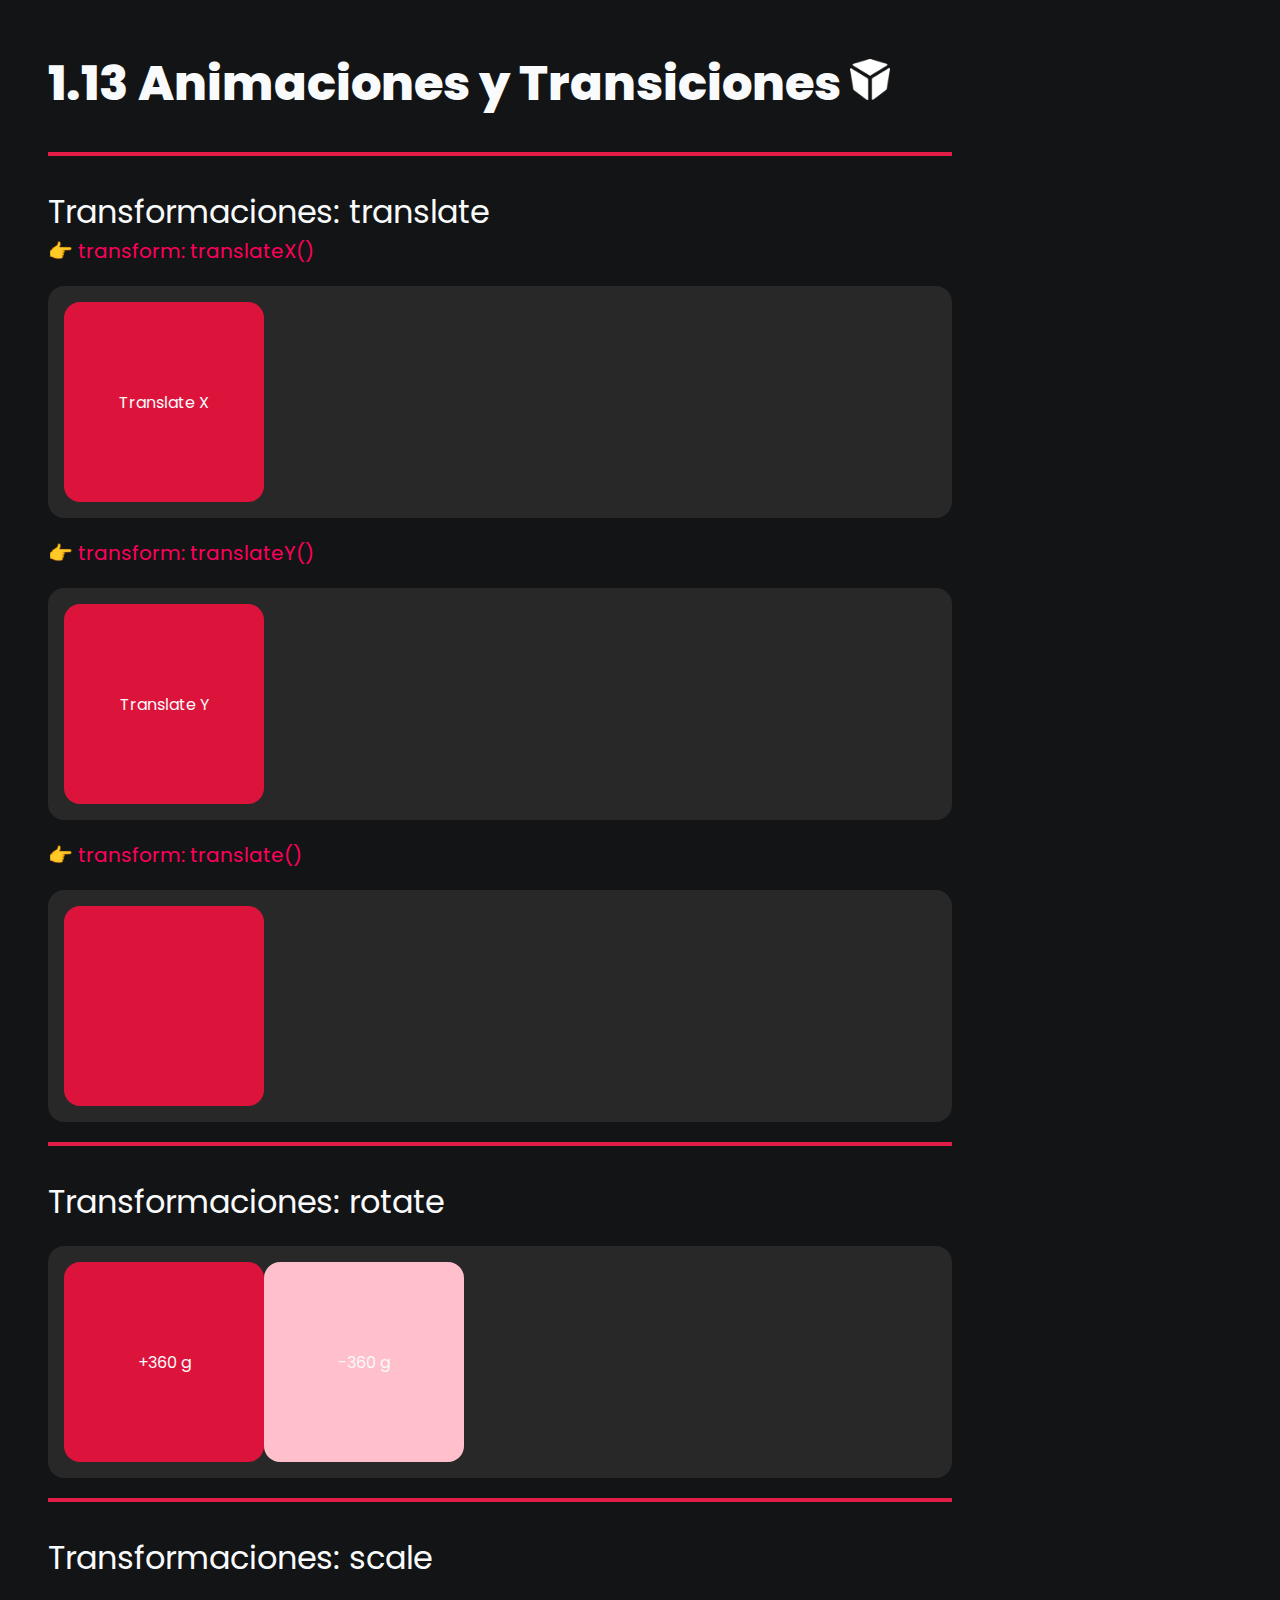
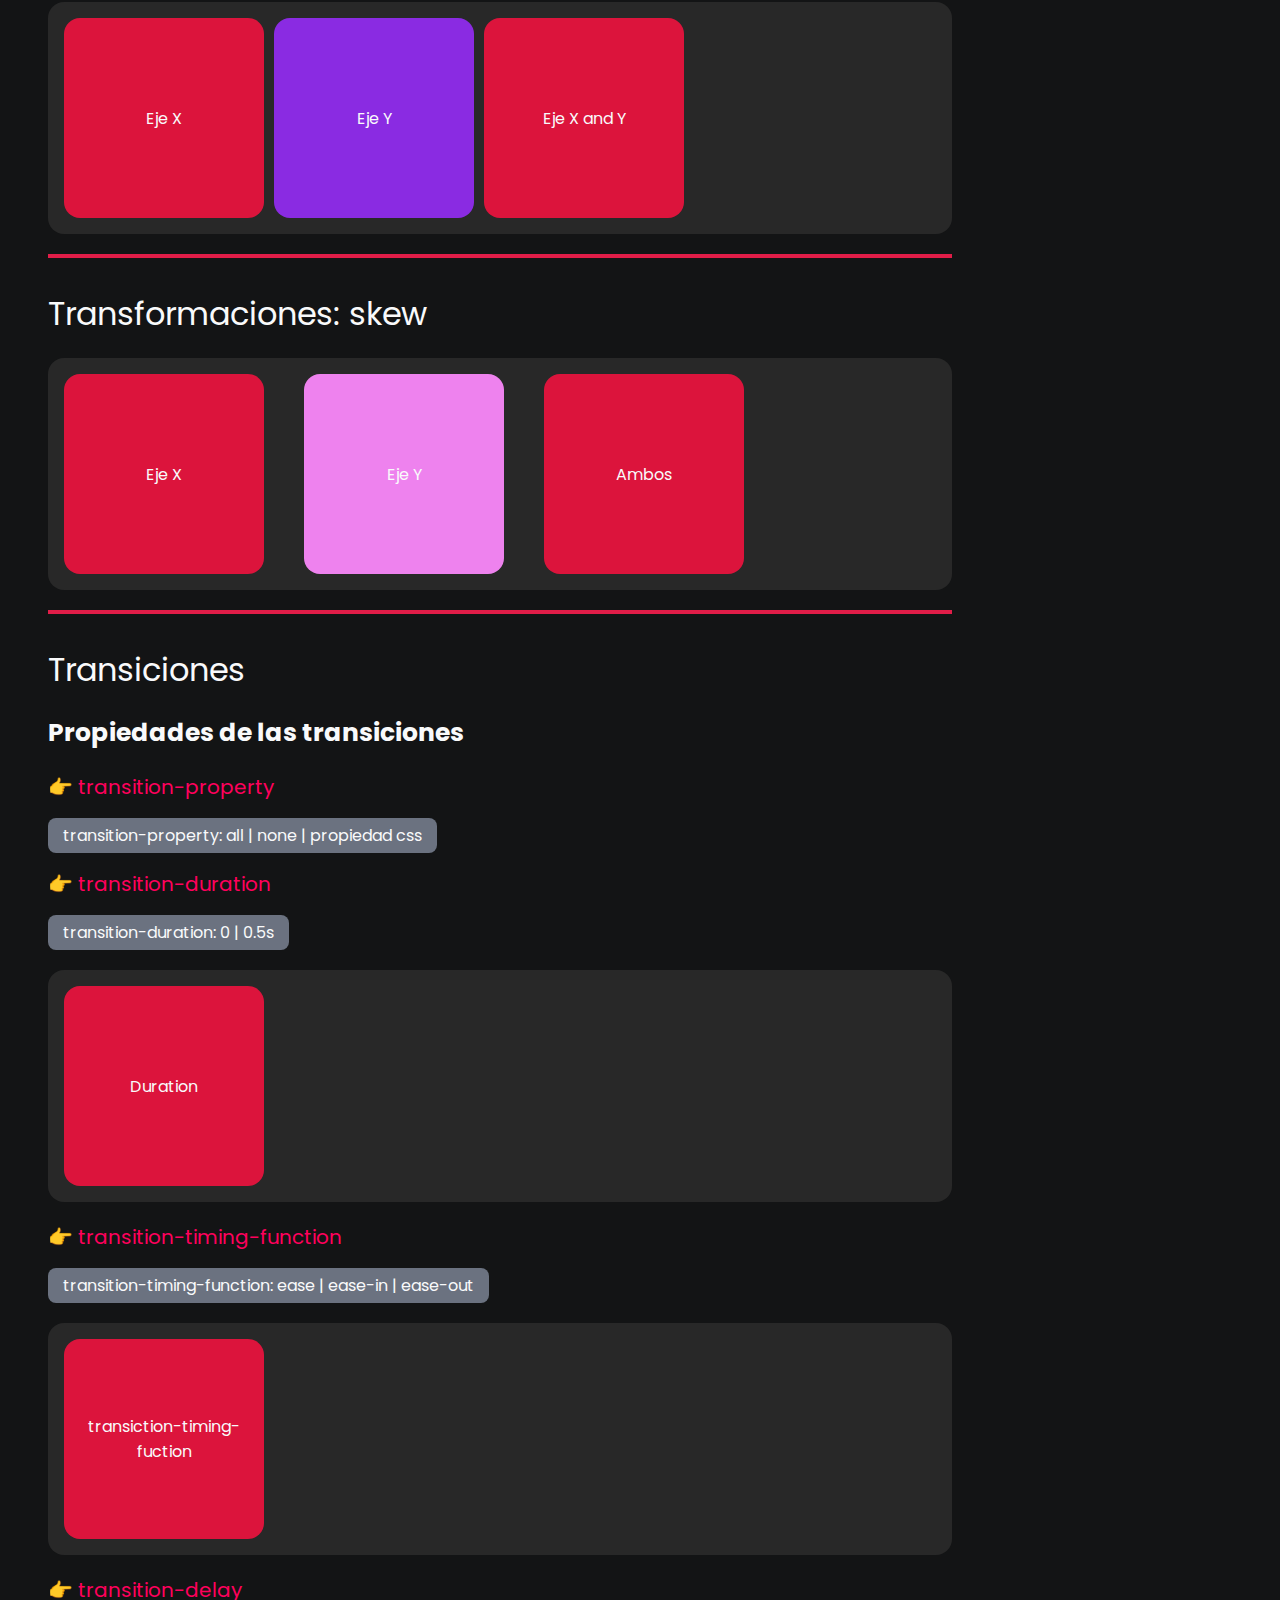
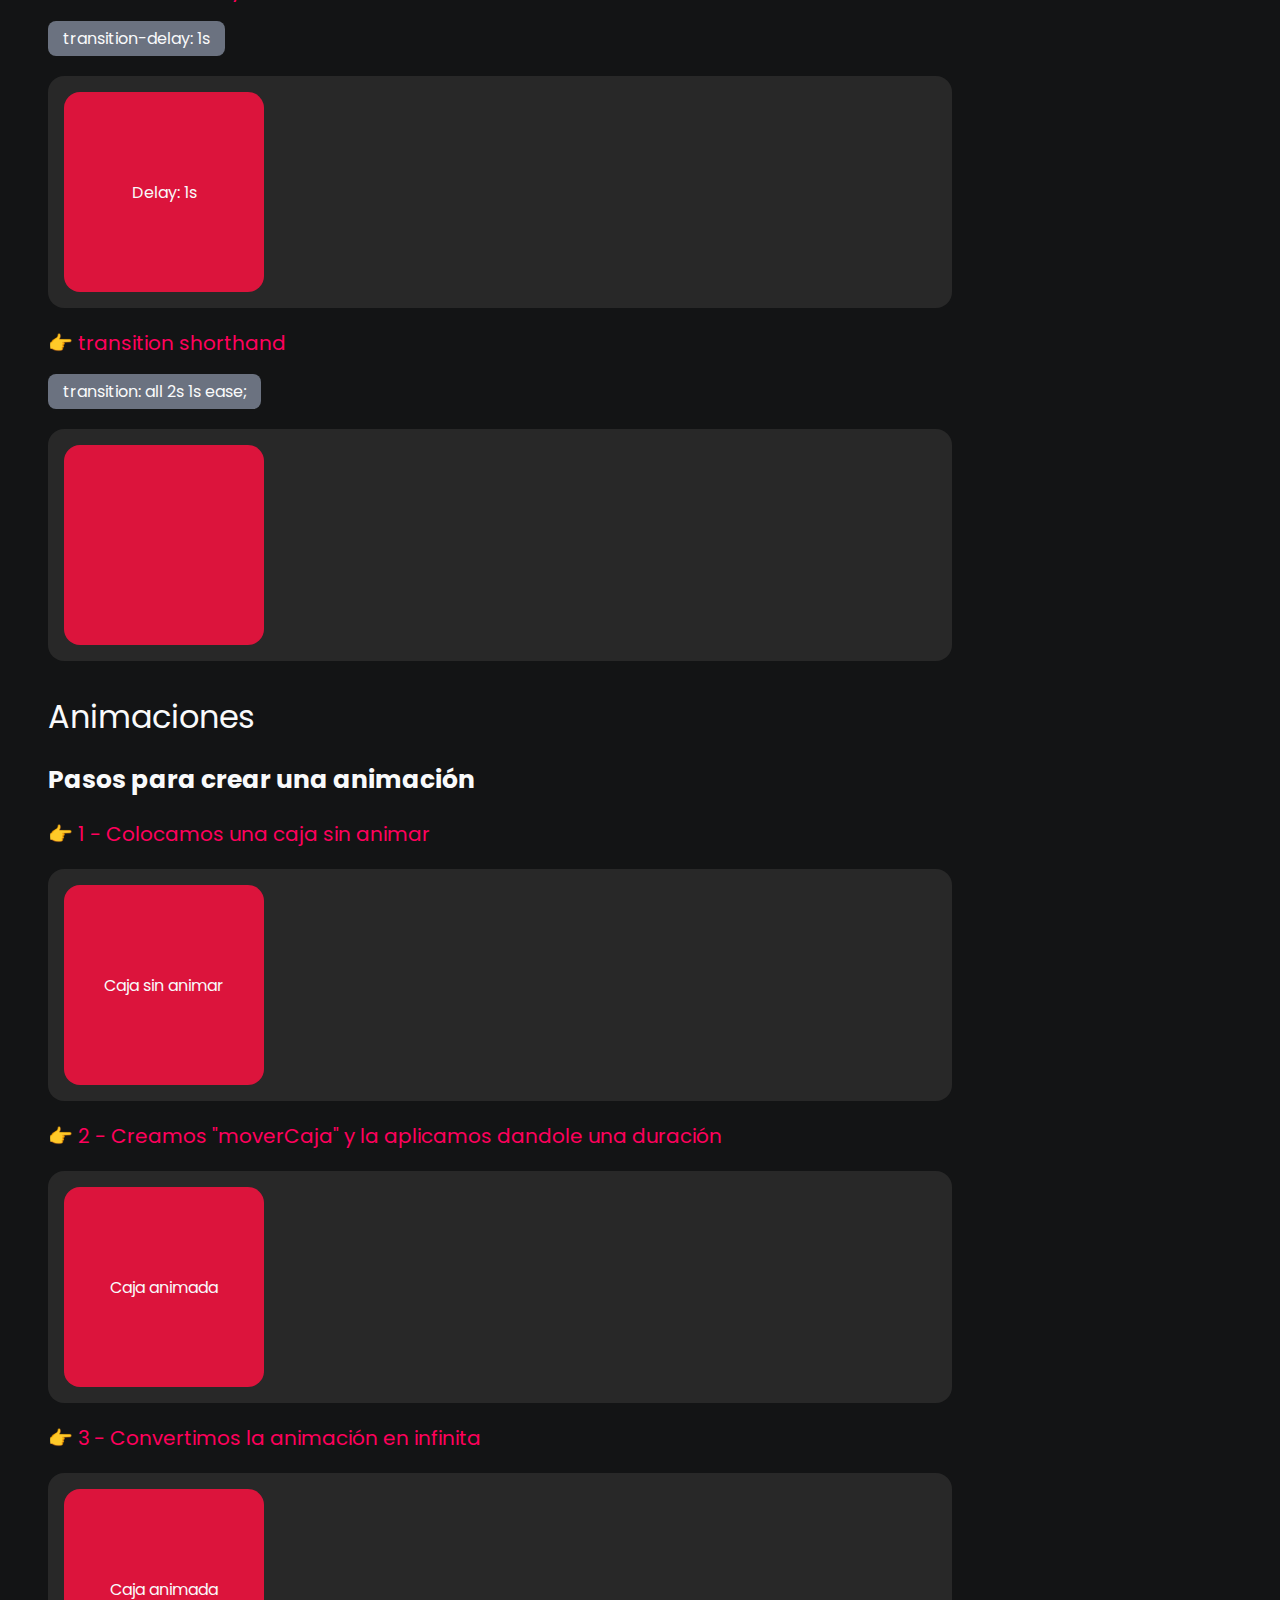
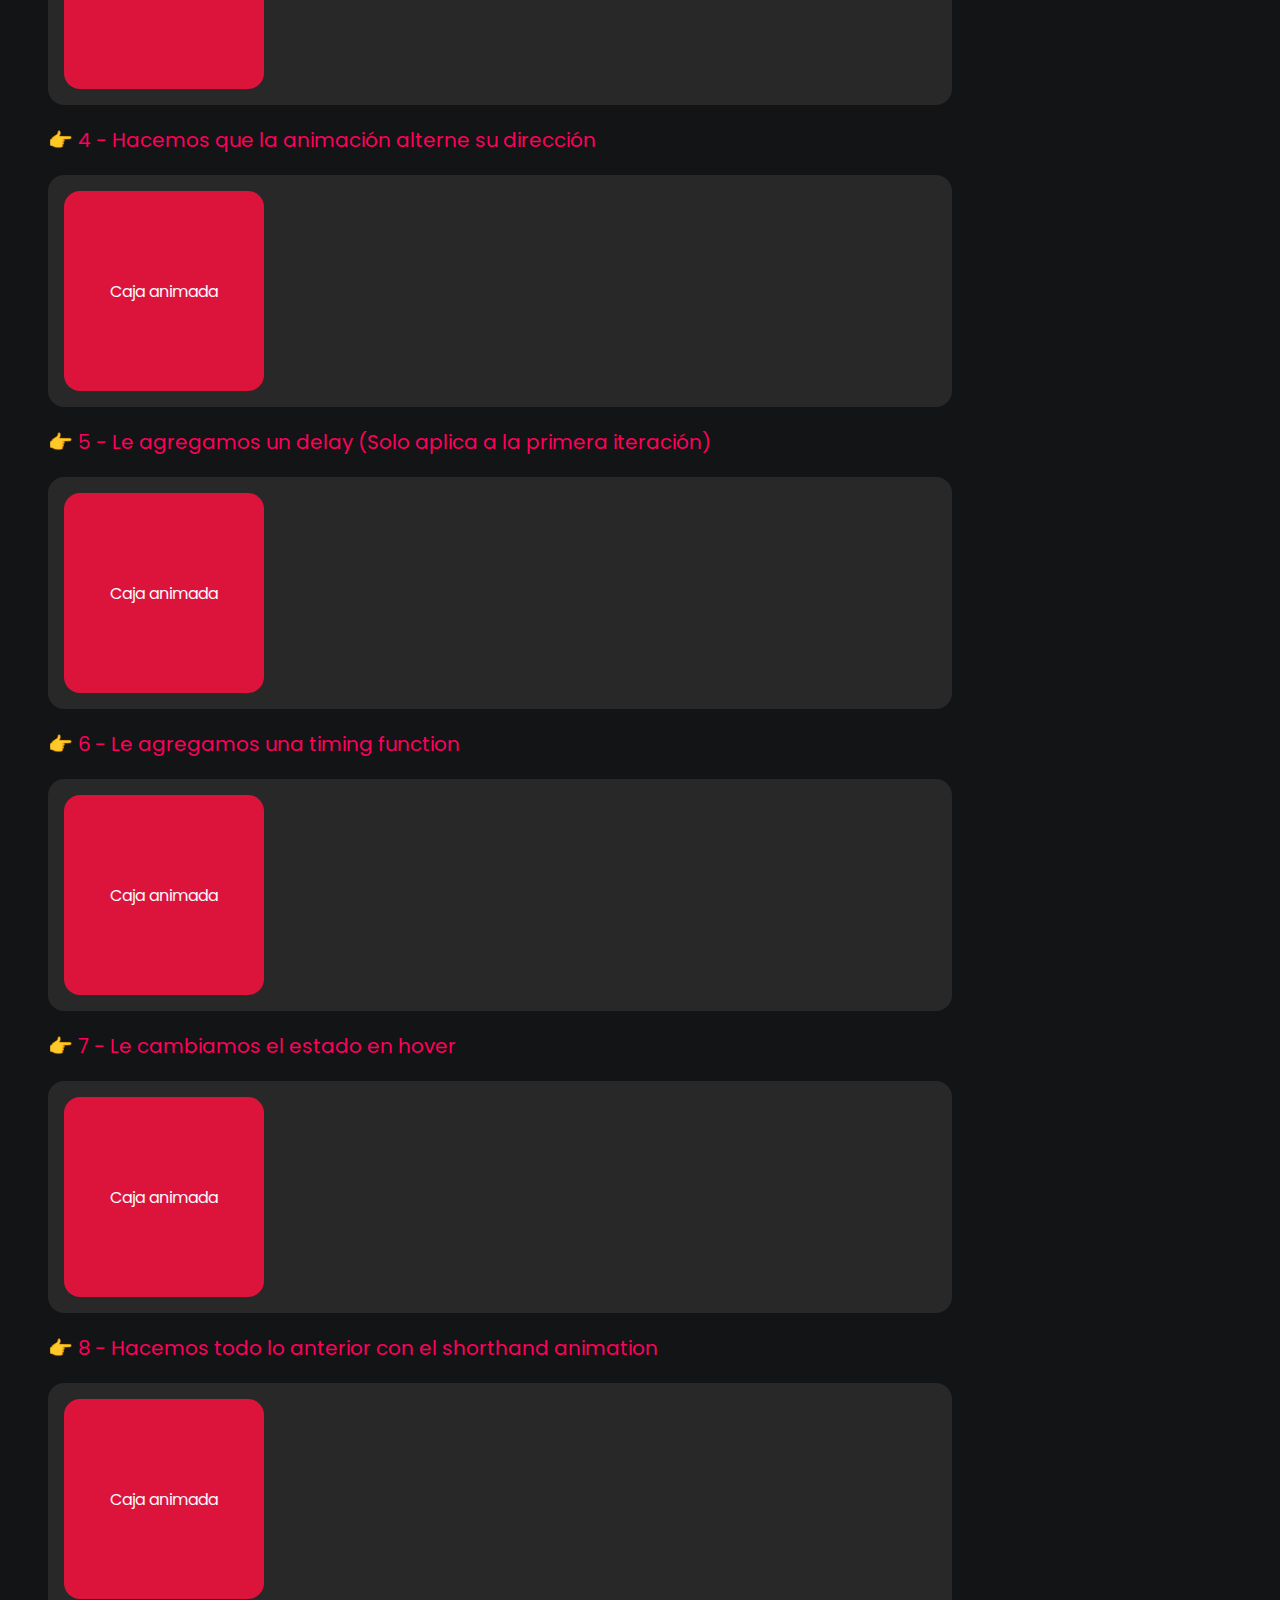
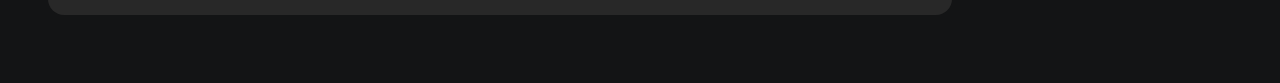
<file: clase-14/index.html>
<!DOCTYPE html>
<html lang="en">

<head>
  <meta charset="UTF-8" />
  <meta http-equiv="X-UA-Compatible" content="IE=edge" />
  <meta name="viewport" content="width=device-width, initial-scale=1.0" />
  <!-- Favicon -->
  <link rel="icon" type="image/png" sizes="32x32" href="./logo-nucba.png" />

  <!-- Estilos base de la página que usamos como template -->
  <link rel="stylesheet" href="base.css" />
  <!-- Estilos de la clase -->
  <link rel="stylesheet" href="style.css" />

  <title>CSS - Animaciones y transiciones</title>
</head>

<body>
  <h1>
    1.13 Animaciones y Transiciones
    <img src="./img/logo-nucba.png" alt="logo" class="logo" />
  </h1>
  <hr class="hr" />

  <!--------------------------- Transformaciones ----------------------------->

  <h2>Transformaciones: translate</h2>
  <span class="text-span">👉 transform: translateX() </span>

 
  <div class="container">
    <div class="caja translateX">Translate X</div>
  </div>


  <span class="text-span">👉 transform: translateY() </span>

 
  <div class="container">
    <div class="caja translateY">Translate Y</div>
  </div>


  <span class="text-span">👉 transform: translate() </span>

 
  <div class="container">
    <div class="caja translate"></div>
  </div>


  <hr class="hr" />

  <h2>Transformaciones: rotate</h2>

  <div class="container">
    <div class="caja rotate">+360 g</div>
    <div class="caja rotate-negative">-360 g</div>
  </div>



  <hr class="hr" />

  <h2>Transformaciones: scale</h2>

  
  <div class="container">
    <div class="caja scaleX">Eje X</div>
    <div class="caja scaleY">Eje Y</div>
    <div class="caja scale">Eje X and Y</div>

  </div>



  <hr class="hr" />

  <h2>Transformaciones: skew</h2>

  
  <div class="container">
    <div class="caja skewX">Eje X</div>
    <div class="caja skewY">Eje Y</div>
    <div class="caja skew">Ambos</div> 
  </div>


  <hr class="hr" />

  <!--------------------------- Transiciones ----------------------------->

  <h2>Transiciones</h2>

  <h3>Propiedades de las transiciones</h3>
  <span class="text-span">👉 transition-property </span>
  <p class="code">transition-property: all | none | propiedad css</p>
  <span class="text-span">👉 transition-duration </span>
  <p class="code">transition-duration: 0 | 0.5s</p>

  
  <div class="container">
    <div class="caja transition-duration">Duration</div>
  </div>


  <span class="text-span">👉 transition-timing-function</span>
  <p class="code">transition-timing-function: ease | ease-in | ease-out</p>

  
  <div class="container">
    <div class="caja transition-timing">transiction-timing-fuction</div>
  </div>


  <span class="text-span">👉 transition-delay</span>
  <p class="code">transition-delay: 1s</p>

  
  <div class="container">
    <div class="caja transition-delay"> Delay: 1s</div>
  </div>


  <span class="text-span">👉 transition shorthand</span>
  <p class="code">transition: all 2s 1s ease;</p>

  <div class="container">
    <div class="caja transition-shorthand"></div>
  </div>




  <!--------------------------- Animaciones ----------------------------->

  <h2>Animaciones</h2>
  <h3>Pasos para crear una animación</h3>
  <span class="text-span">👉 1 - Colocamos una caja sin animar</span>
  

  <div class="container">
    <div class="caja">Caja sin animar</div>
  </div>


  <span class="text-span">👉 2 - Creamos "moverCaja" y la aplicamos dandole una duración</span>

  
  <div class="container">
    <div class="caja animada">Caja animada</div>
  </div>


  <span class="text-span">👉 3 - Convertimos la animación en infinita</span>

  
  <div class="container">
    <div class="caja animada infinita">Caja animada</div>
  </div>


  <span class="text-span">👉 4 - Hacemos que la animación alterne su dirección</span>
 

  <div class="container">
    <div class="caja animada infinita alternada">Caja animada</div>
  </div>


  <span class="text-span">👉 5 - Le agregamos un delay (Solo aplica a la primera iteración)</span>
 

  <div class="container">
    <div class="caja animada infinita alternada delay">Caja animada</div>
  </div>


  <span class="text-span">👉 6 - Le agregamos una timing function</span>
  

  <div class="container">
    <div class="caja animada infinita alternada delay timing">Caja animada</div>
  </div>


  <span class="text-span">👉 7 - Le cambiamos el estado en hover</span>
 

  <div class="container">
    <div class="caja animada infinita alternada delay timing paused">Caja animada</div>
  </div>


  <span class="text-span">👉 8 - Hacemos todo lo anterior con el shorthand animation</span>
 
  <div class="container">
    <div class="caja animation-shorthand">
      Caja animada
    </div>
  </div>

  

</body>

</html>
</file>
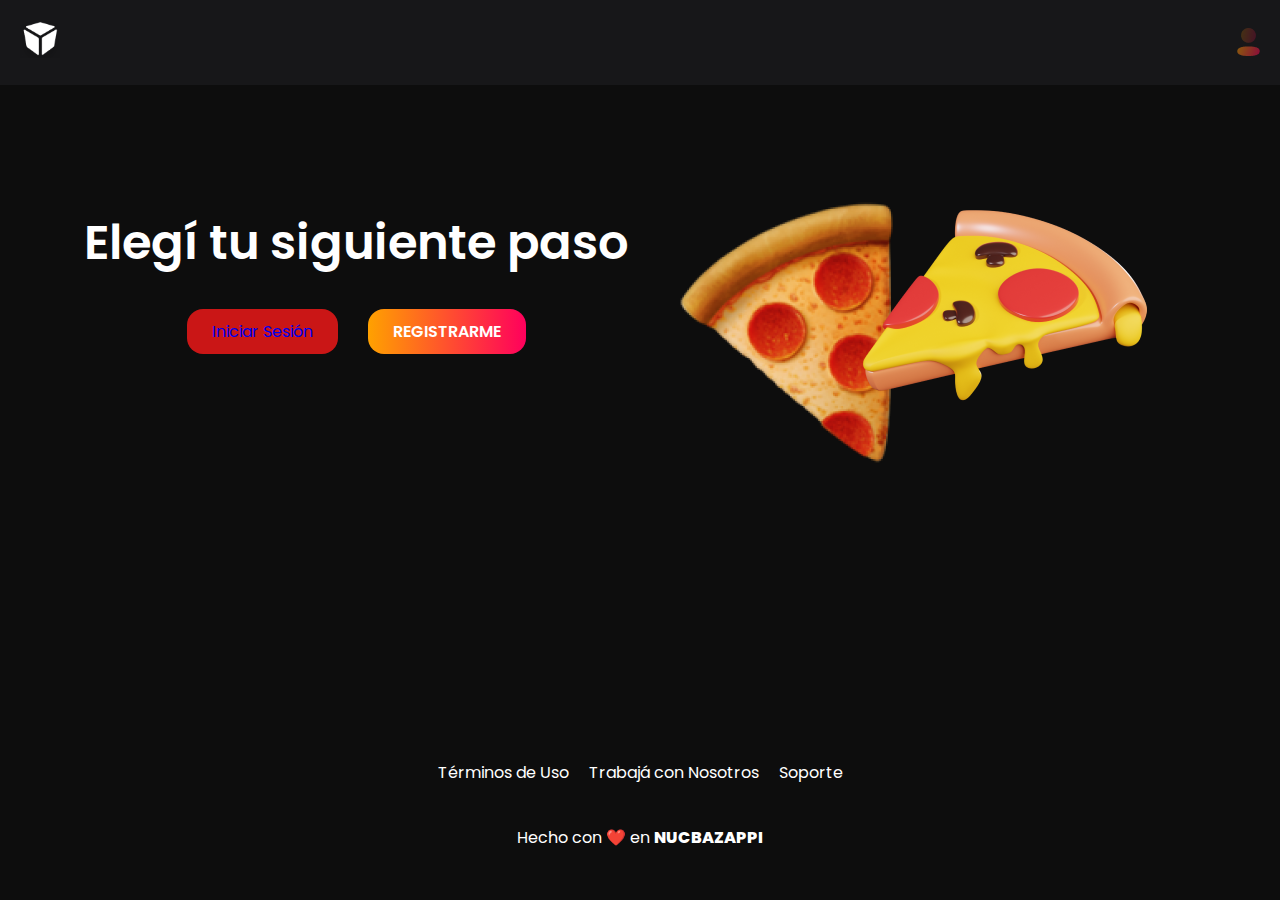
<file: clase-15/index.html>
<!DOCTYPE html>
<html lang="en">

<head>
  <meta charset="UTF-8" />
  <meta http-equiv="X-UA-Compatible" content="IE=edge" />
  <meta name="viewport" content="width=device-width, initial-scale=1.0" />
  <title>Nucba Form</title>
  <link rel="stylesheet" href="./assets/style.css" />
</head>

<body>
  <header>
    <nav class="navbar">
      <a href="./index.html">
        <img src="./assets/img/logo.png" alt="logo" class="navbar__logo" /></a>
      <img src="./assets/img/profile.png" alt="profile" />
    </nav>
  </header>
  <main class="main">
    <section class="content">
      <div class="content__text text">
        <h1 class="text__title">Elegí tu siguiente paso</h1>
        <div class="text__btns">
          
          <a href="./pages/login.html" class="btn btn--login">
            <span class="">Iniciar Sesión</span>
          </a>
          
          <a href="./pages/register.html" class="btn btn--register">Registrarme</a>
        </div>
      </div>
      <img src="./assets/img/pizza.png" alt="" />
    </section>
  </main>

  <!--BLOQUE-->
  <footer class="footer">

    <!--ELEMENTO-->
    <ul class="footer__nav">
      <li><a href="#" class="footer__nav--link">Términos de Uso</a></li>
      <li><a href="#" class="footer__nav--link">Trabajá con Nosotros</a></li>
      <li><a href="#" class="footer__nav--link">Soporte</a></li>
    </ul>

    <!--ELEMENTO-->
    <p class="footer__text">
      Hecho con ❤️ en <span class="footer__text--strong">NUCBAZAPPI</span>
    </p>
  </footer>

</body>

</html>
</file>
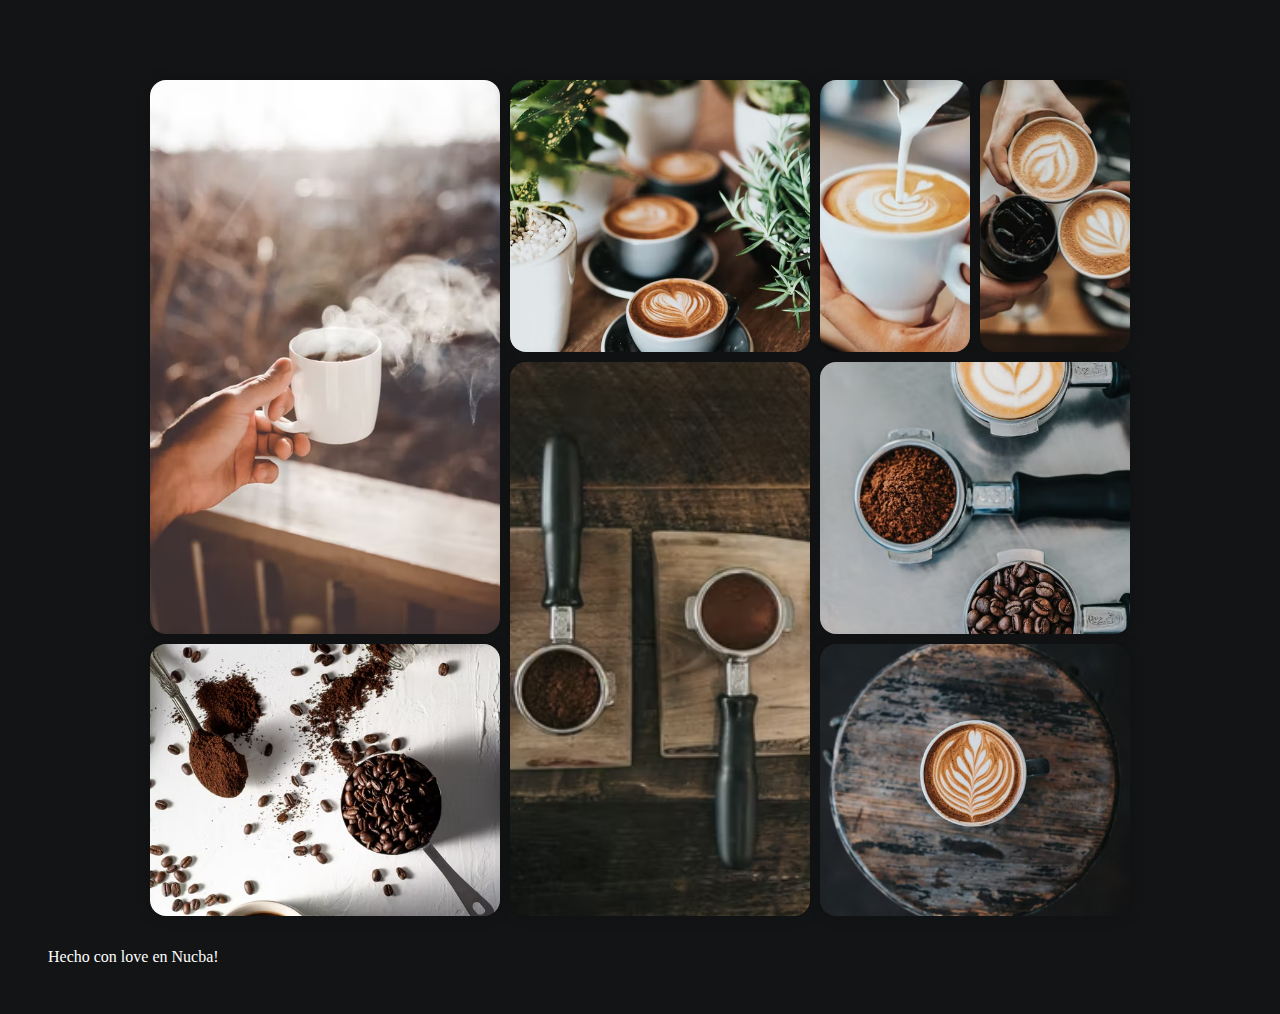
<file: clase-18/index.html>
<!DOCTYPE html>
<html lang="en">
<head>
  <meta charset="UTF-8">
  <meta name="viewport" content="width=device-width, initial-scale=1.0">
  <link rel="stylesheet" href="style.css">
  <title>CSS - Grid Gallery</title>
</head>
<body>

  <main class="max-width">
    <div class="container">
      <div class="item"></div>
      <div class="item"></div>
      <div class="item"></div>
      <div class="item"></div>
      <div class="item"></div>
      <div class="item"></div>
      <div class="item"></div>
      <div class="item"></div>
    </div>
  </main>

  <footer class="my">Hecho con love en Nucba!</footer>

</body>
</html>
</file>
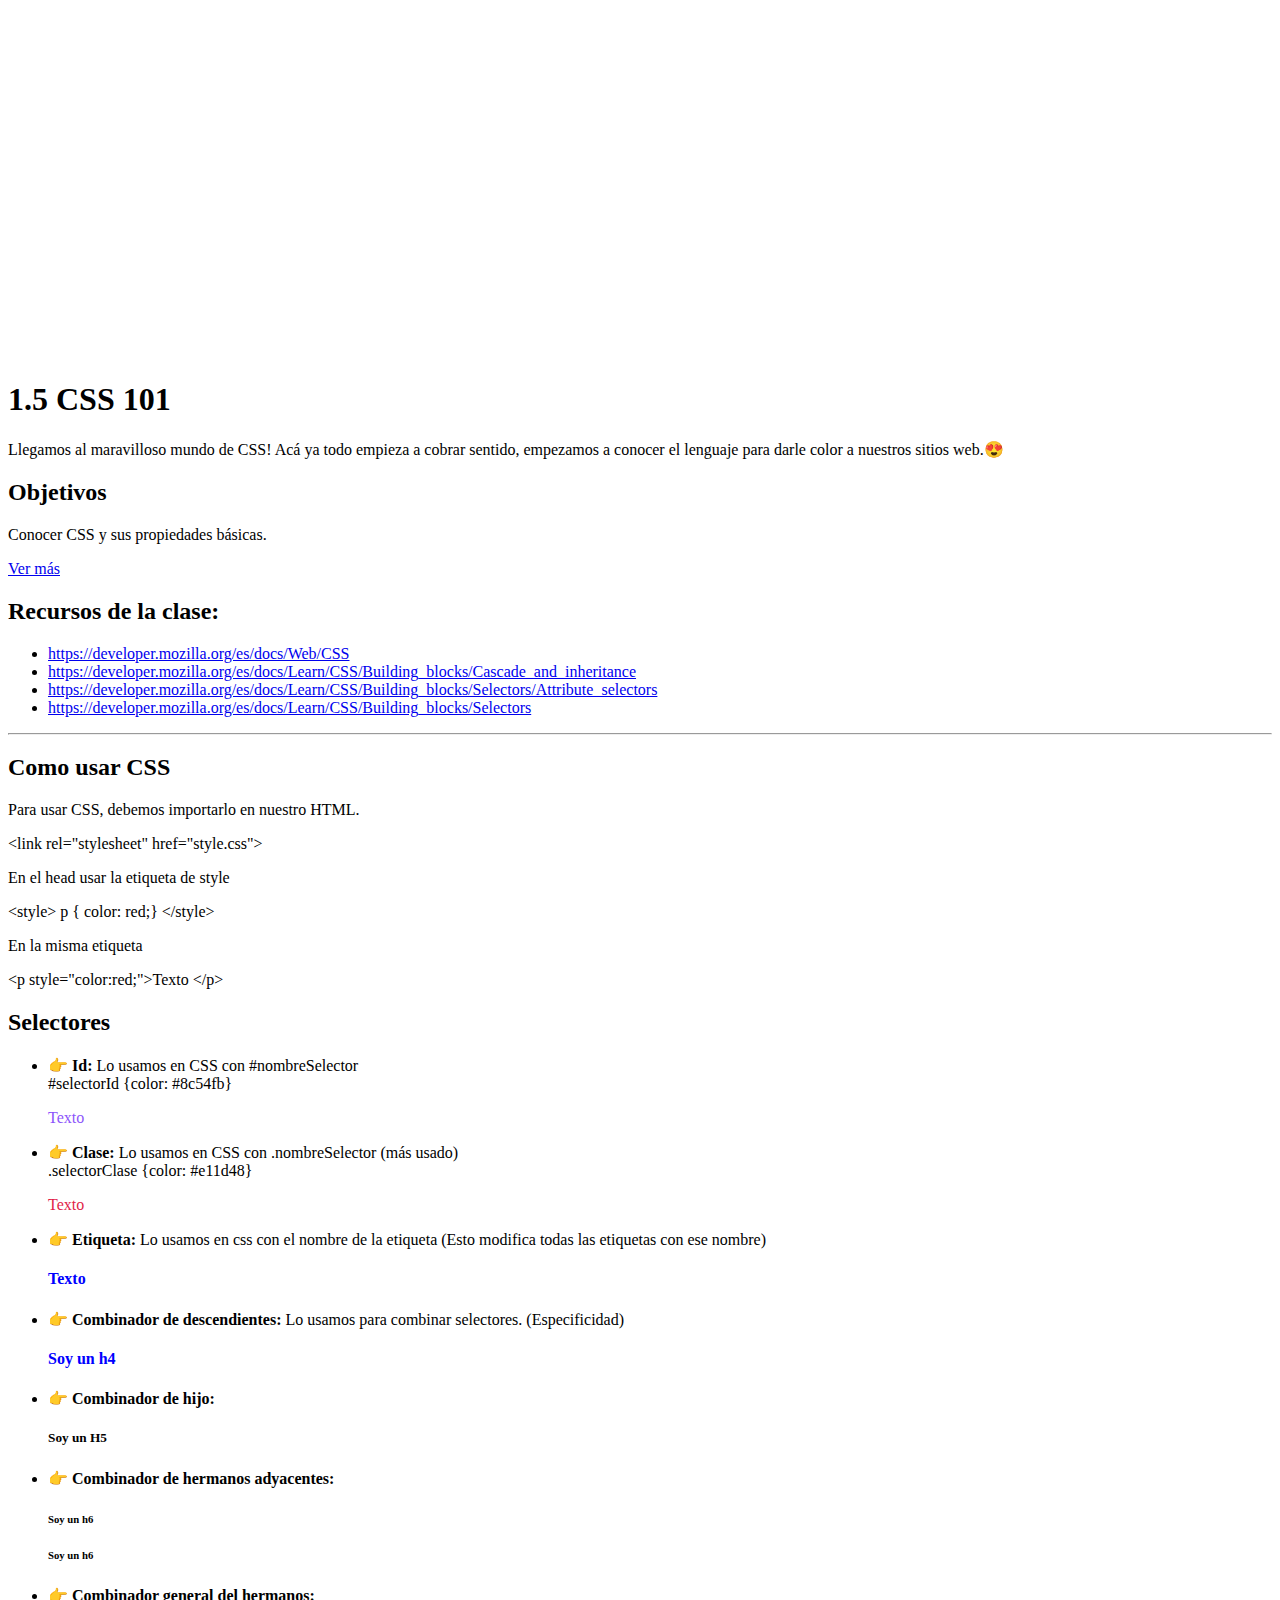
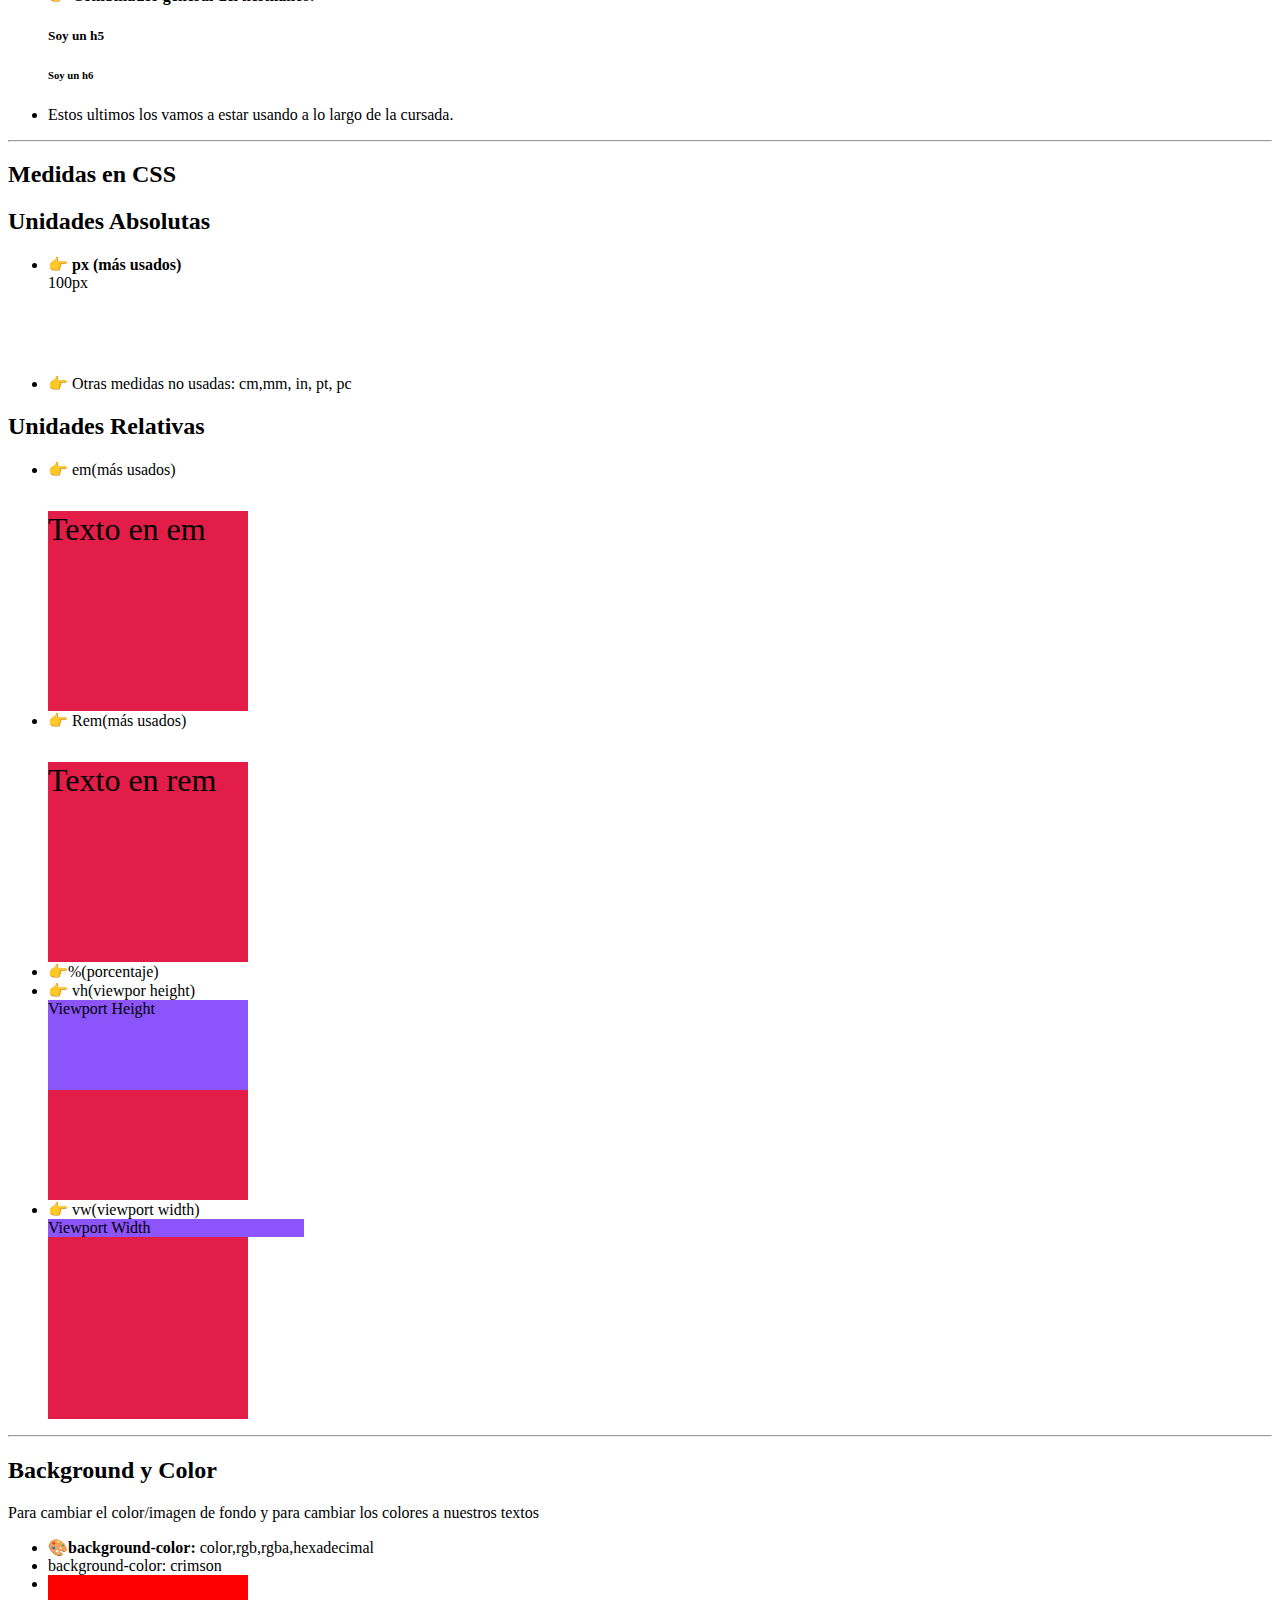
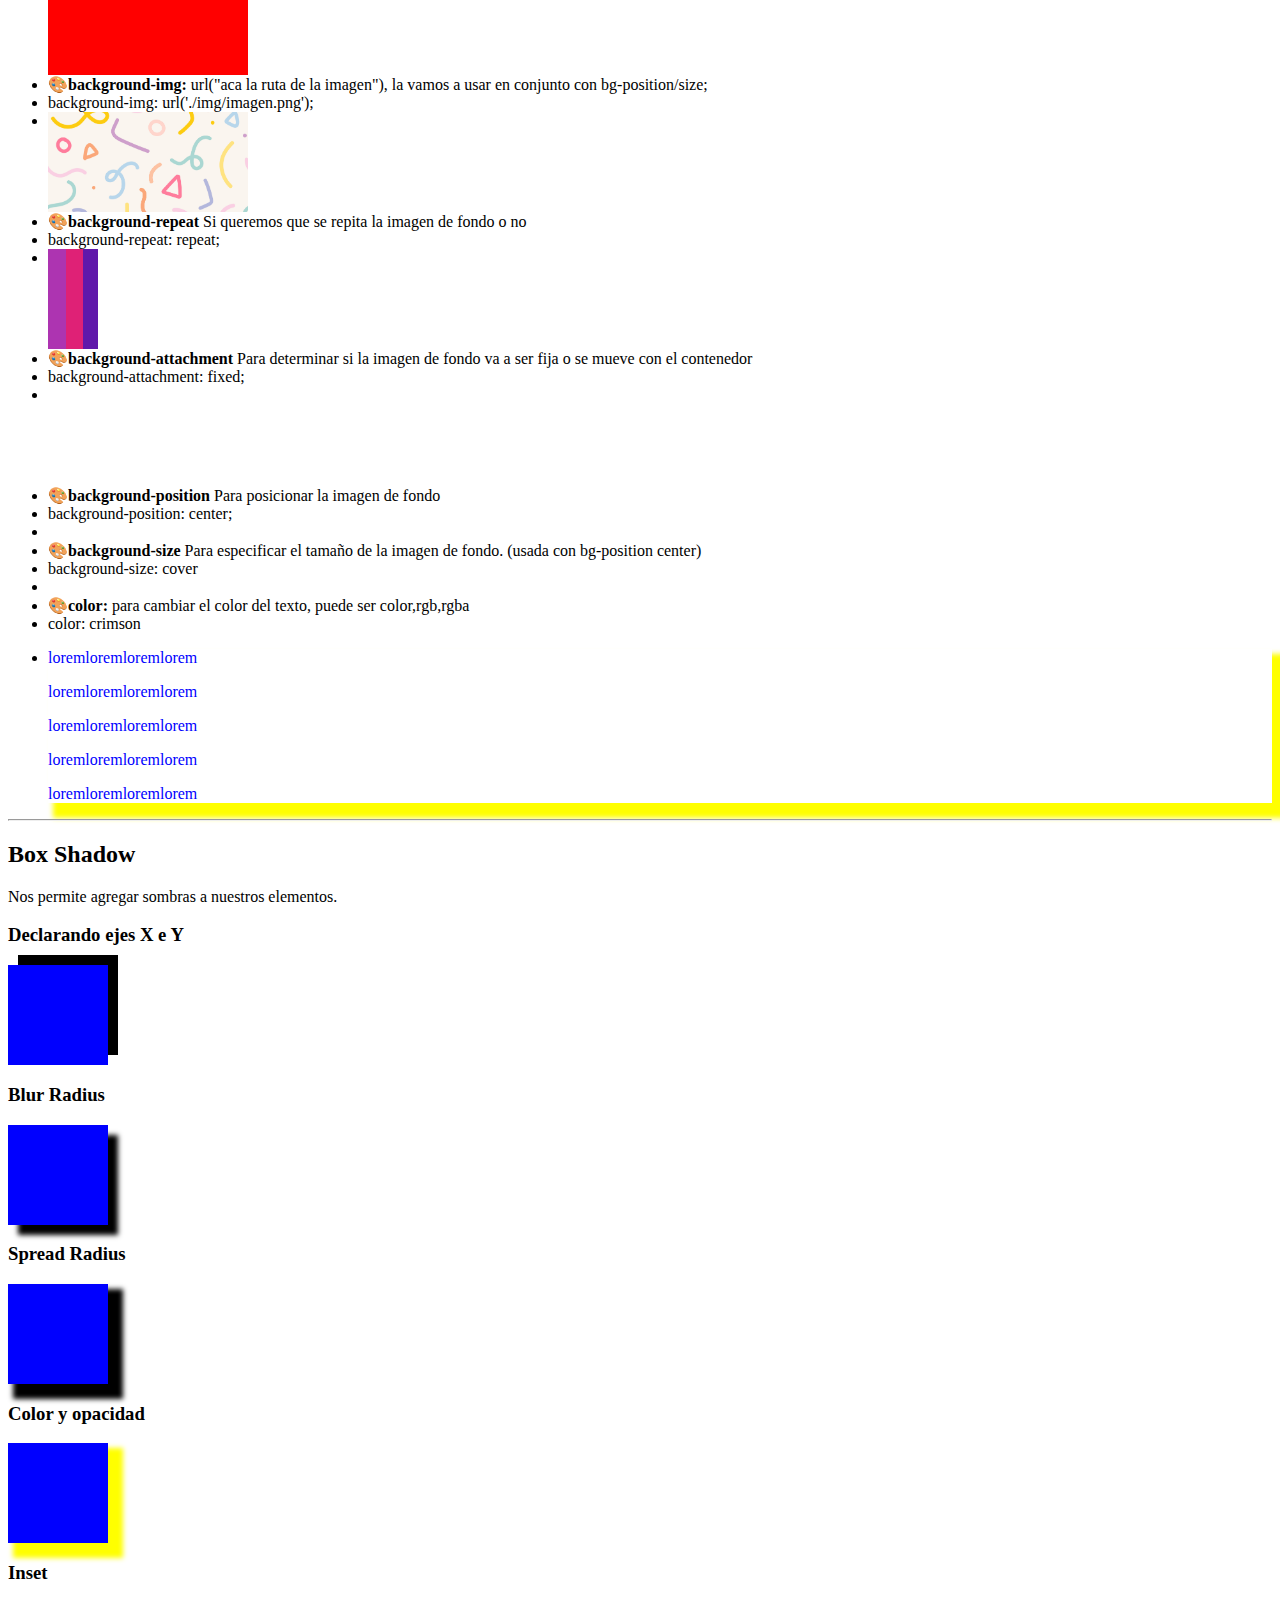
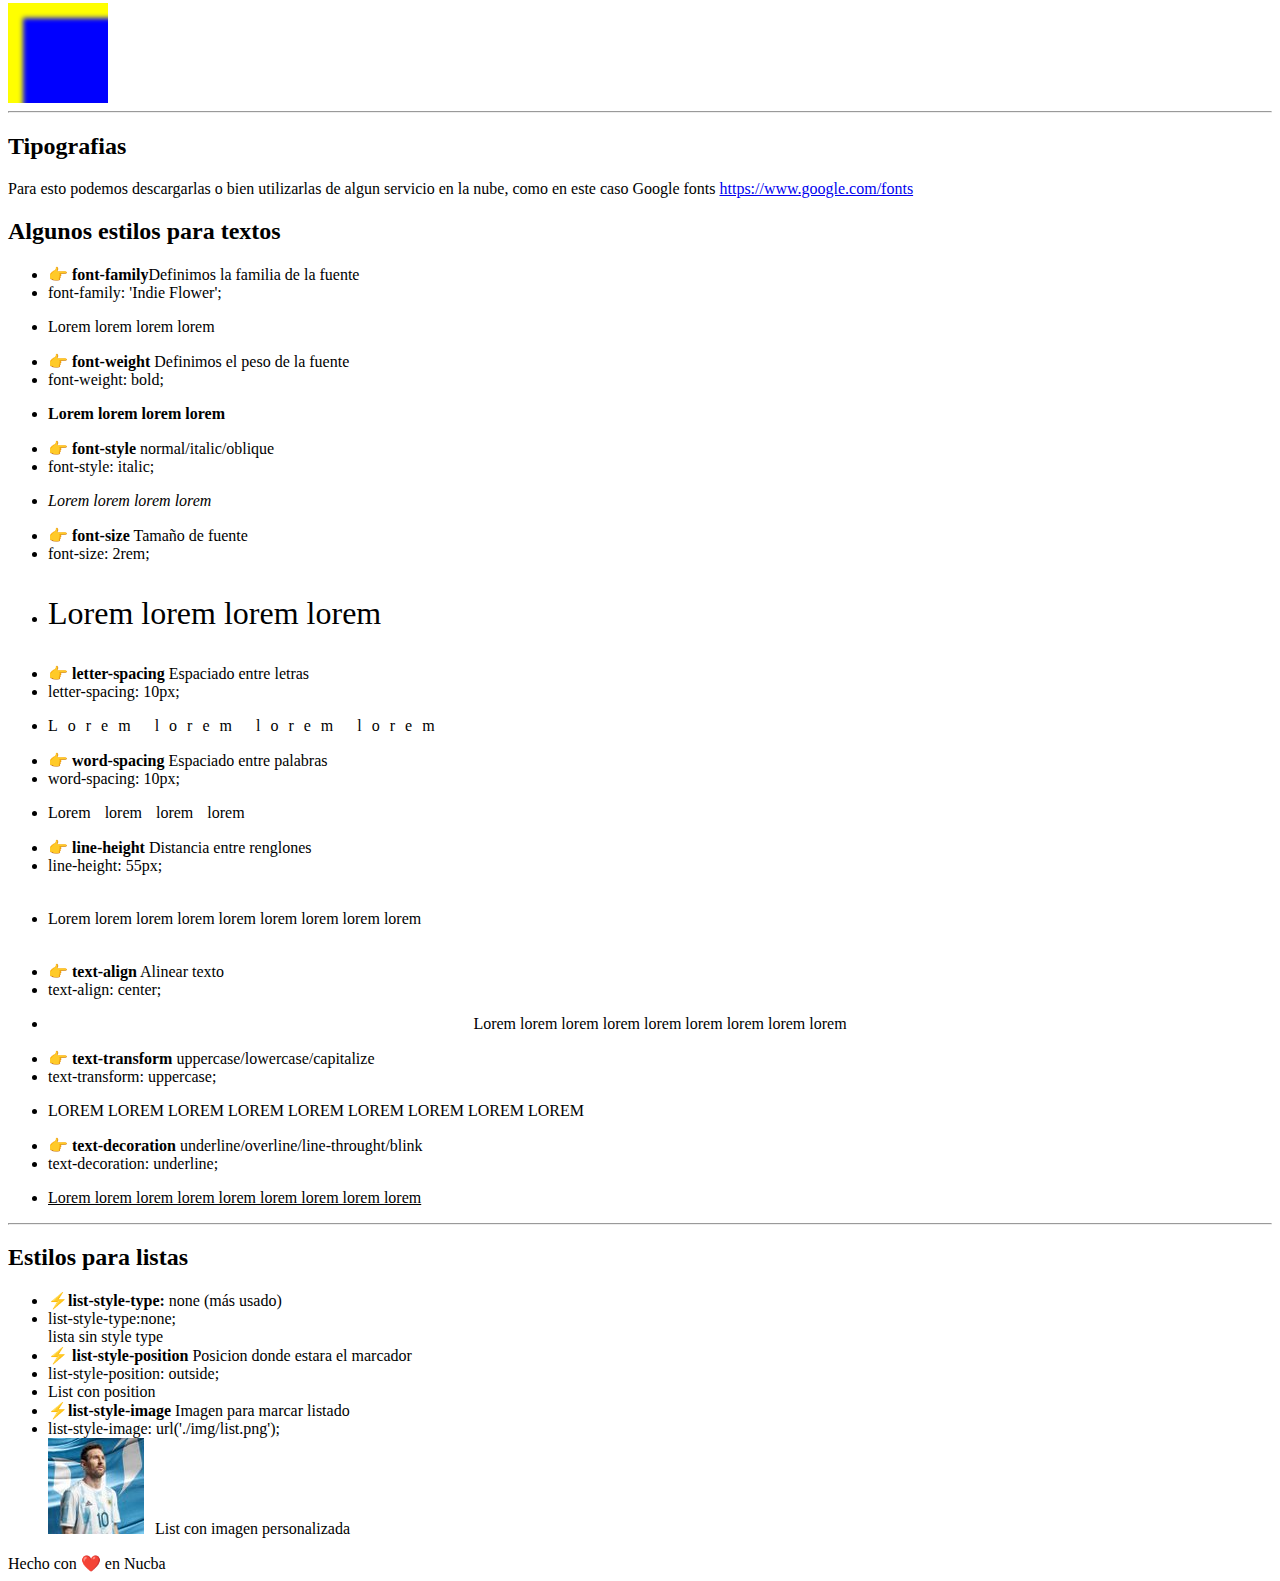
<file: Clase-5/index.html>
<!DOCTYPE html>
<html lang="en">

<head>
  <meta charset="UTF-8" />
  <meta http-equiv="X-UA-Compatible" content="IE=edge" />
  <meta name="viewport" content="width=device-width, initial-scale=1.0" />
  <!-- Favicon -->
  <link rel="icon" type="image/png" sizes="32x32"
    href="https://renderer-v2.vercel.app/_next/image?url=https%3A%2F%2Fapi.typedream.com%2Fv0%2Fdocument%2Fpublic%2Fac4f6f0d-8160-4e58-9d18-cb5e7c880fb6_Recurso_32_png.png&w=384&q=75" />
  <!-- Estilos Base -->
  <link rel="stylesheet"
    href="https://res.cloudinary.com/dcatzxqqf/raw/upload/v1659451742/coding/Dise%C3%B1oWebCDN/cdn_1_sjhqe3.css" />
  <!-- Estilos Clase -->
  <link rel="stylesheet" href="style.css" />

  <link rel='icon' href='./img/messi-list-img.jpg'/>

  <title>CSS - Introduccion a CSS</title>
</head>

<body>
  <main class="max-width">
    <h1>
      1.5 CSS 101
      <img src="./img/logo-nucba.png" alt="logo" class="logo" />
    </h1>

    <p>
      Llegamos al maravilloso mundo de CSS! Acá ya todo empieza a cobrar
      sentido, empezamos a conocer el lenguaje para darle color a nuestros
      sitios web.😍
    </p>
    <h2>Objetivos</h2>
    <p class="my">Conocer CSS y sus propiedades básicas.</p>
    <a href="#" class="btn">Ver más</a>
    <h2>Recursos de la clase:</h2>
    <ul>
      <li>
        <a href="https://developer.mozilla.org/es/docs/Web/CSS">https://developer.mozilla.org/es/docs/Web/CSS</a>
      </li>

      <li>
        <a
          href="https://developer.mozilla.org/es/docs/Learn/CSS/Building_blocks/Cascade_and_inheritance">https://developer.mozilla.org/es/docs/Learn/CSS/Building_blocks/Cascade_and_inheritance</a>
      </li>

      <li>
        <a
          href="https://developer.mozilla.org/es/docs/Learn/CSS/Building_blocks/Selectors/Attribute_selectors">https://developer.mozilla.org/es/docs/Learn/CSS/Building_blocks/Selectors/Attribute_selectors</a>
      </li>

      <li>
        <a
          href="https://developer.mozilla.org/es/docs/Learn/CSS/Building_blocks/Selectors">https://developer.mozilla.org/es/docs/Learn/CSS/Building_blocks/Selectors</a>
      </li>
    </ul>
    <hr class="hr" />
    <section class="info-clase">
      <div class="como-usar">
        <h2>Como usar CSS</h2>
        <p>Para usar CSS, debemos importarlo en nuestro HTML.</p>
        <p class="my">
          <span class="code">
            &lt;link rel="stylesheet" href="style.css"&gt;</span>
        </p>
        <p>En el head usar la etiqueta de style</p>
        <p class="my">
          <span class="code">
            &lt;style&gt; p { color: red;} &lt;/style&gt;</span>
        </p>
        <p>En la misma etiqueta</p>
        <p class="my">
          <span class="code">
            &lt;p style="color:red;"&gt;Texto &lt;/p&gt;</span>
        </p>
      </div>

      <!-- Selectores -->
      <div class="selectores">
        <h2>Selectores</h2>
        <ul class="list">
          <li>👉 <b>Id:</b> Lo usamos en CSS con #nombreSelector</li>
          <div class="code">#selectorId {color: #8c54fb}</div>
          <div class="bg-secondary-fit my">


            <!--Selector por id-->
            <p id="selectorId">Texto</p>






          </div>
          <li>
            👉 <b>Clase:</b> Lo usamos en CSS con .nombreSelector (más usado)
          </li>
          <div class="code">.selectorClase {color: #e11d48}</div>
          <div class="bg-secondary-fit my">



            <!--Estilos por clase-->
            <p class="selectorClase">Texto</p>





          </div>

          <li>
            👉 <b>Etiqueta:</b> Lo usamos en css con el nombre de la etiqueta
            (Esto modifica todas las etiquetas con ese nombre)
          </li>
          <div class="bg-secondary-fit my">



            <h4>Texto</h4>







          </div>
          <li>
            👉 <b>Combinador de descendientes:</b> Lo usamos para combinar
            selectores. (Especificidad)
          </li>




            <div>
              <h4>Soy un h4</h4>
            </div>






          <li>👉 <b>Combinador de hijo:</b></li>



            <div>
              <h5>Soy un H5</h5>
            </div>







          <li>👉 <b>Combinador de hermanos adyacentes:</b></li>



            <div class="container-div">
              <h6>Soy un h6</h6>
              <h6>Soy un h6</h6>
            </div>







          <li>👉 <b>Combinador general del hermanos:</b></li>




            <div class="div-combinar-hermanos">
              <h5>Soy un h5</h5>
              <h6>Soy un h6</h6>
            </div>






          <li>
            Estos ultimos los vamos a estar usando a lo largo de la cursada.
          </li>
        </ul>
      </div>
      <hr class="hr" />
      <!-- Medidas -->
      <div class="medidas">
        <h2>Medidas en CSS</h2>
        <div class="absolutas">
          <h2>Unidades Absolutas</h2>
          <ul class="list">
            <li><b>👉 px (más usados)</b></li>
            <div class="bg-secondary-fit flex my">


              <div class="caja">100px</div>







            </div>
            <li>👉 Otras medidas no usadas: cm,mm, in, pt, pc</li>
          </ul>
        </div>
        <div class="relativas">
          <h2>Unidades Relativas</h2>
          <ul class="list">
            <li>👉 em(más usados)</li>
            <div class="bg-secondary-fit flex my">



              <div class="caja-mediana">
                <p class="em">Texto en em</p>
              </div>







            </div>
            <li>👉 Rem(más usados)</li>
            <div class="bg-secondary-fit flex my">



              <div class="caja-mediana">
                <p class="rem">Texto en rem</p>
              </div>







            </div>
            <li>👉%(porcentaje)</li>
            <div class="bg-secondary-fit flex my">



              <div class="padre-porcentaje">
                <div class="porcentaje"></div>
              </div>






            </div>
            <li>👉 vh(viewpor height)</li>
            <div class="bg-secondary-fit flex my">




              <div class="caja-mediana">
                <div class="vh">Viewport Height</div>
              </div>






            </div>
            <li>👉 vw(viewport width)</li>
            <div class="bg-secondary-fit flex my">




              <div class="caja-mediana">
                <div class="vw">Viewport Width</div>
              </div>






            </div>
        </div>
        </ul>
      </div>
      </div>
      <hr class="hr" />
      
      
      <!----- BACKGROUND ----->
      
      
      <div class="background">
        <h2>Background y Color</h2>
        <p>
          Para cambiar el color/imagen de fondo y para cambiar los colores a
          nuestros textos
        </p>
        <ul class="list">
          
          <!-- BACKGROUND COLOR -->

          <li><b>🎨background-color:</b> color,rgb,rgba,hexadecimal</li>
          <li class="code">background-color: crimson</li>

          <li>
            <div class="bg-secondary-fit my">


              <div class="caja bg-color"></div>




            </div>
          </li>

          <!-- BACKGROUND IMAGE -->

          <li>
            <b>🎨background-img:</b> url("aca la ruta de la imagen"), la vamos
            a usar en conjunto con bg-position/size;
          </li>
          <li class="code">background-img: url('./img/imagen.png');</li>
          <li>
            <div class="bg-secondary-fit my">



              <div class="caja bg-img"></div>



            </div>
          </li>

          <!-- BACKGROUND REPEAT -->

          <li>
            <b>🎨background-repeat</b> Si queremos que se repita la imagen de
            fondo o no
          </li>
          <li class="code">background-repeat: repeat;</li>
          <li>
            <div class="bg-secondary-fit my">



              <div class='caja bg-repeat'></div>



            </div>
          </li>

          <!-- BACKGROUND ATTACHMENT -->

          <li>
            <b>🎨background-attachment</b> Para determinar si la imagen de
            fondo va a ser fija o se mueve con el contenedor
          </li>
          <li class="code">background-attachment: fixed;</li>
          <li>
            <div class="bg-secondary-fit my">


              
              <div class='caja bg-attach'></div>



            </div>
          </li>

          <!-- BACKGROUND POSITION -->

          <li>
            <b>🎨background-position</b> Para posicionar la imagen de fondo
          </li>
          <li class="code">background-position: center;</li>
          <li>
            <div class="bg-secondary-fit my">











            </div>
          </li>
          <li>
            <b>🎨background-size</b> Para especificar el tamaño de la imagen
            de fondo. (usada con bg-position center)
          </li>

          <!-- BACKGROUND COVER -->

          <li class="code">background-size: cover</li>
          <li>
            <div class="bg-secondary-fit my">









            </div>
          </li>

          <!-- COLOR -->

          <li>
            <b>🎨color:</b> para cambiar el color del texto, puede ser
            color,rgb,rgba
          </li>
          <li class="code">color: crimson</li>
          <li>
            <div class="bg-secondary-fit my">




              <div class='color'> <!-- Padre -->
                <p>loremloremloremlorem</p> <!-- Hijo -->
                <p>loremloremloremlorem</p> <!-- Hijo -->
                <p>loremloremloremlorem</p> <!-- Hijo -->
                <p>loremloremloremlorem</p> <!-- Hijo -->
                <p>loremloremloremlorem</p> <!-- Hijo -->
              </div>






            </div>
          </li>
        </ul>
      </div>

      <hr class="hr" />


      <!-- BOX SHADOW -->
      
      
      <h2>Box Shadow</h2>
      <p>Nos permite agregar sombras a nuestros elementos.</p>


      <h3>Declarando ejes X e Y</h3>
      <div class="bg-secondary">


         <div class='caja-shadow offsetXY'></div>
        

      </div>


      <h3>Blur Radius</h3>
      <div class="bg-secondary">


        <div class='caja-shadow blurRadius'></div>



      </div>

      <h3>Spread Radius</h3>
      <div class="bg-secondary">



        <div class='caja-shadow spreadRadius'></div>




      </div>


      <h3>Color y opacidad</h3>
      <div class="bg-secondary">



        <div class='caja-shadow color'></div>



      </div>


      <h3>Inset</h3>
      <div class="bg-secondary">


        <div class='caja-shadow inset'></div>




      </div>


      <hr class="hr my">
      
      
      <!-- TIPOGRAFIAS -->

      
      <div class="fonts">
        <h2>Tipografias</h2>
        <p>
          Para esto podemos descargarlas o bien utilizarlas de algun servicio
          en la nube, como en este caso Google fonts
          <a href="https://www.google.com/fonts">https://www.google.com/fonts</a>
        </p>
        <div class="estilos-texto">
          <h2>Algunos estilos para textos</h2>
          <ul class="list">
            <li>👉 <b>font-family</b>Definimos la familia de la fuente</li>
            <li class="code">font-family: 'Indie Flower';</li>
            <li>
              <div class="bg-secondary-fit my">



                <div class='font-fa'>
                  <p>Lorem lorem lorem lorem</p>
                </div>



              </div>
            </li>

            <li>👉 <b>font-weight</b> Definimos el peso de la fuente</li>
            <li class="code">font-weight: bold;</li>
            <li>
              <div class="bg-secondary-fit my">




                <div class='font-we'>
                  <p>Lorem lorem lorem lorem</p>
                </div>



              </div>
            </li>

            <li>👉 <b>font-style</b> normal/italic/oblique</li>
            <li class="code">font-style: italic;</li>
            <li>
              <div class="bg-secondary-fit my">





                <div class='font-style'>
                  <p>Lorem lorem lorem lorem</p>
                </div>





              </div>
            </li>

            <li>👉 <b>font-size</b> Tamaño de fuente</li>
            <li class="code">font-size: 2rem;</li>
            <li>
              <div class="bg-secondary-fit my">




                <div class='font-size'>
                  <p>Lorem lorem lorem lorem</p>
                </div>






              </div>
            </li>

            <li>👉 <b>letter-spacing</b> Espaciado entre letras</li>
            <li class="code">letter-spacing: 10px;</li>
            <li>
              <div class="bg-secondary-fit my">





                <div class='letter-spacing'>
                  <p>Lorem lorem lorem lorem</p>
                </div>





              </div>
            </li>

            <li>👉 <b>word-spacing</b> Espaciado entre palabras</li>
            <li class="code">word-spacing: 10px;</li>
            <li>
              <div class="bg-secondary-fit my">





                <div class='word-spacing'>
                  <p>Lorem lorem lorem lorem</p>
                </div>





              </div>
            </li>

            <li>👉 <b>line-height</b> Distancia entre renglones</li>
            <li class="code">line-height: 55px;</li>
            <li>
              <div class="bg-secondary-fit my">





                <div class='line-height'>
                  <p>Lorem lorem lorem lorem lorem lorem lorem lorem lorem</p>
                </div>




              </div>
            </li>

            <li>👉 <b>text-align</b> Alinear texto</li>
            <li class="code">text-align: center;</li>
            <li>
              <div class="bg-secondary-fit my">




                <div class='text-align'>
                  <p>Lorem lorem lorem lorem lorem lorem lorem lorem lorem</p>
                </div>






              </div>
            </li>

            <li>👉 <b>text-transform</b> uppercase/lowercase/capitalize</li>
            <li class="code">text-transform: uppercase;</li>
            <li>
              <div class="bg-secondary-fit my">





                
                <p class='text-transform'>Lorem lorem lorem lorem lorem lorem lorem lorem lorem</p>
                





              </div>
            </li>

            <li>
              👉 <b>text-decoration</b> underline/overline/line-throught/blink
            </li>
            <li class="code">text-decoration: underline;</li>
            <li>
              <div class="bg-secondary-fit my">





                <p class='text-decoration'>
                  Lorem lorem lorem lorem lorem lorem lorem lorem lorem
                </p>





              </div>
            </li>
          </ul>
        </div>
      </div>
      <hr class="hr" />

      <!-- LISTS  -->

      <div class="estilos-listas">
        <h2>Estilos para listas</h2>
        <ul class="list">
          <li>⚡<b>list-style-type:</b> none (más usado)</li>
          <li class="code">list-style-type:none;</li>

          <div class="bg-secondary-fit my">




            <li class='list-style'>lista sin style type</li>





          </div>

          <li>
            ⚡ <b>list-style-position</b> Posicion donde estara el marcador
          </li>
          <li class="code">list-style-position: outside;</li>

          <div class="bg-secondary-fit my">



            <li class='list-position'>List con position</li>




          </div>

          <li>⚡<b>list-style-image</b> Imagen para marcar listado</li>
          <li class="code">list-style-image: url('./img/list.png');</li>

          <div class="bg-secondary-fit my">




            <li class='list-img'> List con imagen personalizada </li>






          </div>
        </ul>
      </div>
    </section>
  </main>
  <footer>Hecho con ❤️ en Nucba</footer>
</body>

</html>
</file>
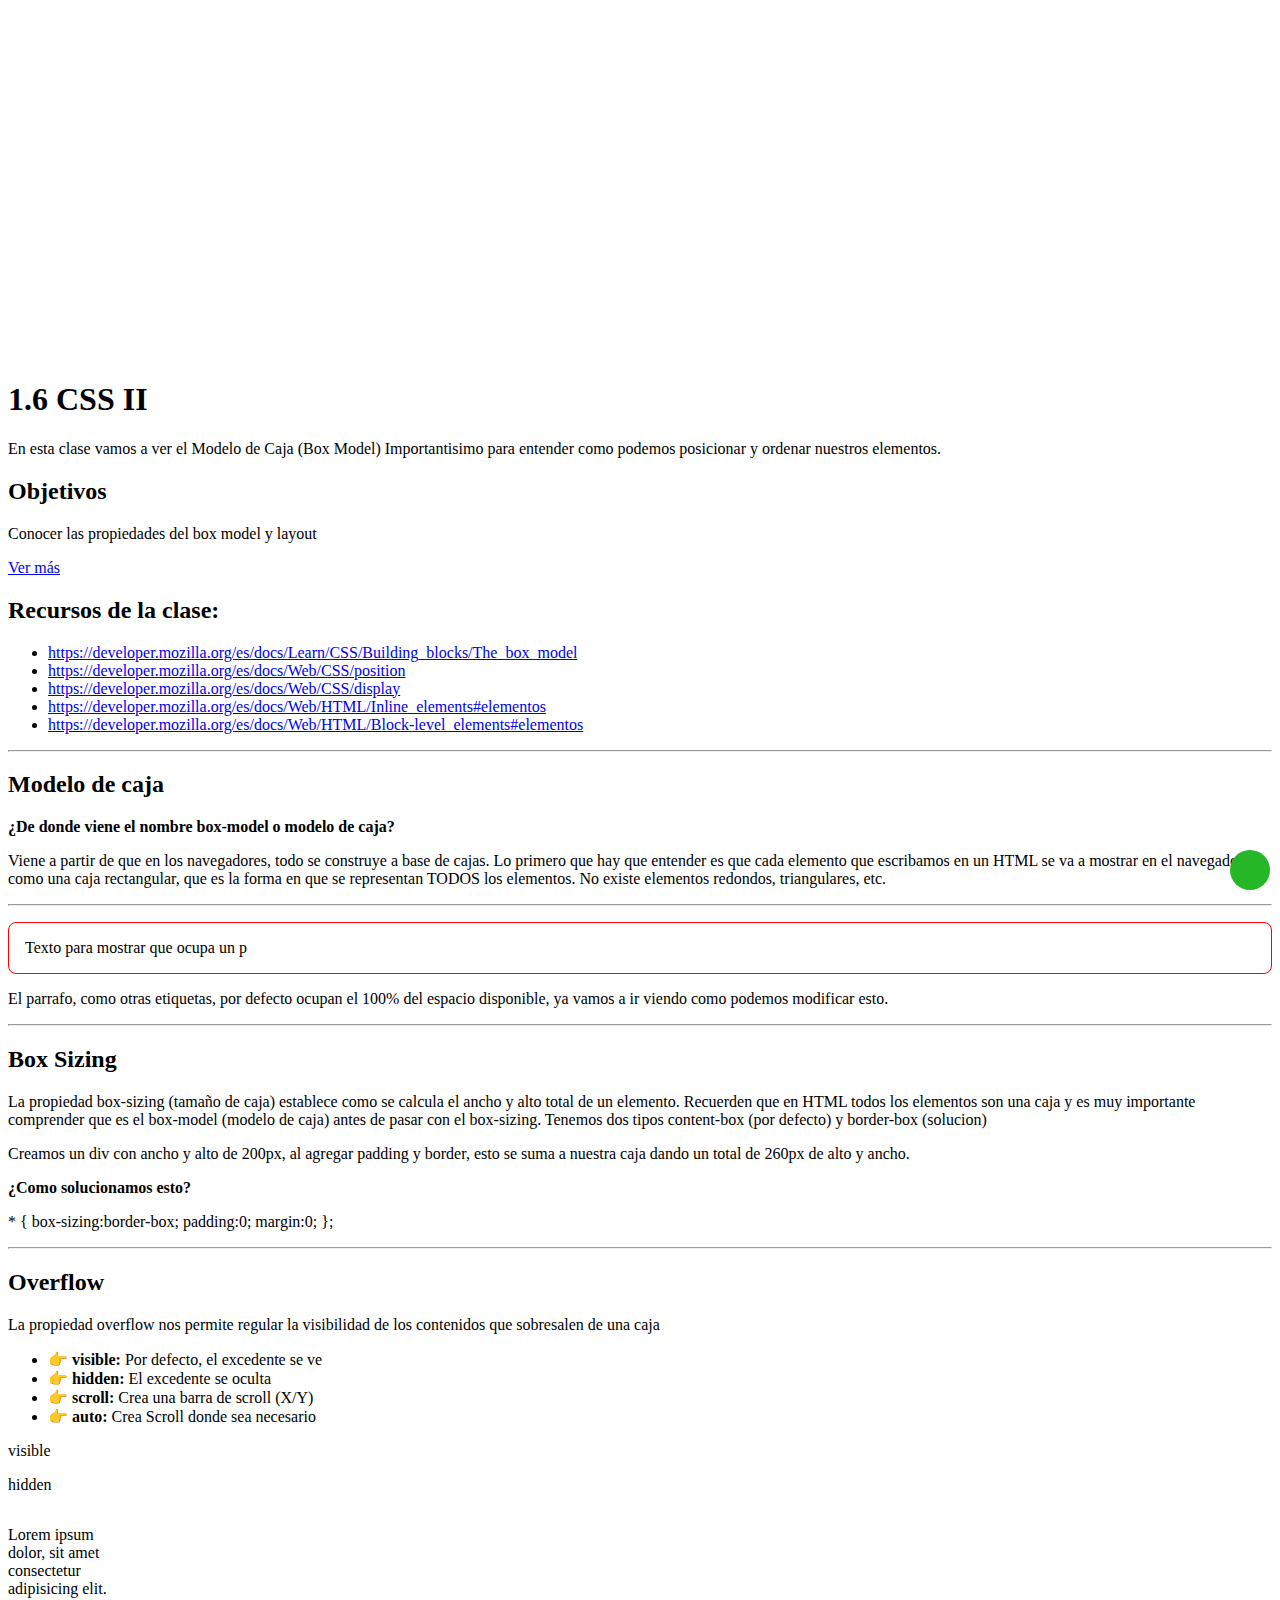
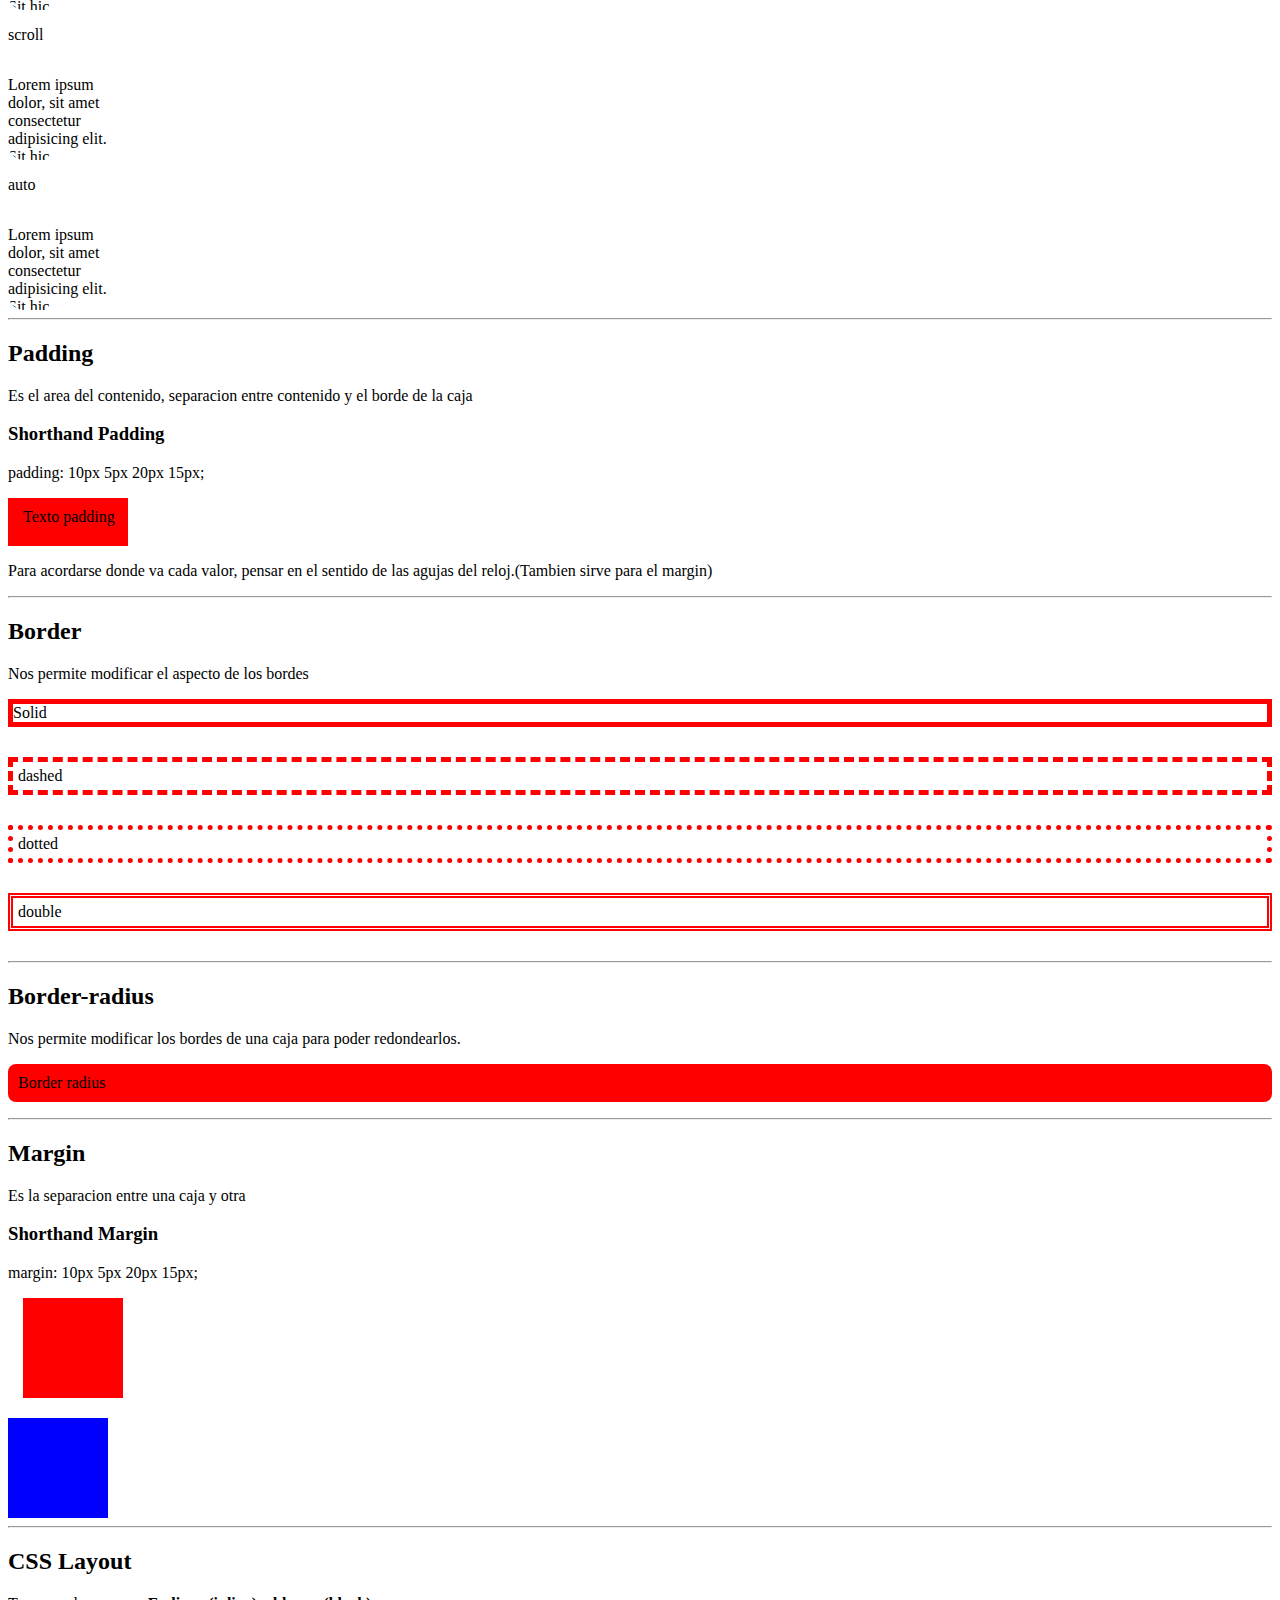
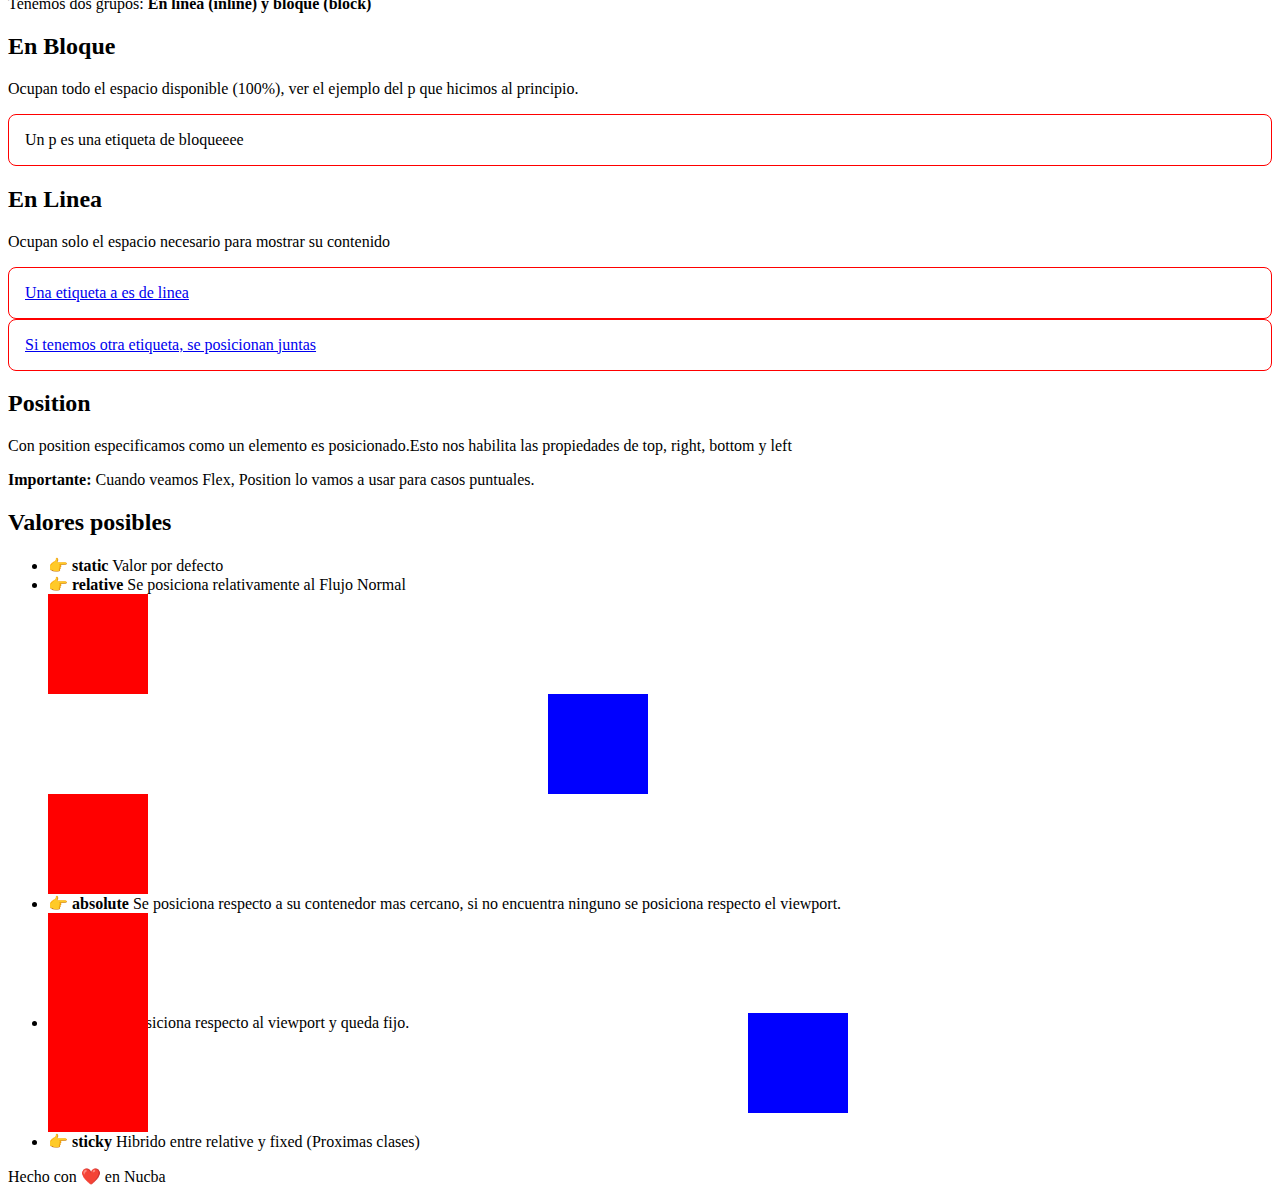
<file: Clase-6/index.html>
<!DOCTYPE html>
<html lang="en">

<head>
  <meta charset="UTF-8" />
  <meta http-equiv="X-UA-Compatible" content="IE=edge" />
  <meta name="viewport" content="width=device-width, initial-scale=1.0" />
  <!-- Favicon -->
  <link rel="icon" type="image/png" sizes="32x32"
    href="https://renderer-v2.vercel.app/_next/image?url=https%3A%2F%2Fapi.typedream.com%2Fv0%2Fdocument%2Fpublic%2Fac4f6f0d-8160-4e58-9d18-cb5e7c880fb6_Recurso_32_png.png&w=384&q=75" />
  <!-- Estilos Base -->
  <link rel="stylesheet"
    href="https://res.cloudinary.com/dcatzxqqf/raw/upload/v1659451742/coding/Dise%C3%B1oWebCDN/cdn_1_sjhqe3.css" />
  <!-- Estilos Clase -->
  <link rel="stylesheet" href="style.css" />
  <title>CSS - CSS II</title>

</head>

<body>
  <main class="max-width">
    <h1>
      1.6 CSS II
      <img src="./logo-nucba.png" alt="logo" class="logo" />
    </h1>
    <p>
      En esta clase vamos a ver el Modelo de Caja (Box Model) Importantisimo
      para entender como podemos posicionar y ordenar nuestros elementos.
    </p>
    <h2>Objetivos</h2>
    <p class="my">Conocer las propiedades del box model y layout</p>
    <a href="#" class="btn">Ver más</a>
    
    
    <h2>Recursos de la clase:</h2>
    <ul>
      <li>
        <a
          href="https://developer.mozilla.org/es/docs/Learn/CSS/Building_blocks/The_box_model">https://developer.mozilla.org/es/docs/Learn/CSS/Building_blocks/The_box_model</a>
      </li>

      <li>
        <a
          href="https://developer.mozilla.org/es/docs/Web/CSS/position">https://developer.mozilla.org/es/docs/Web/CSS/position</a>
      </li>
      <li>
        <a
          href="https://developer.mozilla.org/es/docs/Web/CSS/display">https://developer.mozilla.org/es/docs/Web/CSS/display</a>
      </li>
      <li>
        <a
          href="https://developer.mozilla.org/es/docs/Web/HTML/Inline_elements#elementos">https://developer.mozilla.org/es/docs/Web/HTML/Inline_elements#elementos</a>
      </li>
      <li>
        <a
          href="https://developer.mozilla.org/es/docs/Web/HTML/Block-level_elements#elementos">https://developer.mozilla.org/es/docs/Web/HTML/Block-level_elements#elementos</a>
      </li>
    </ul>

    <!-- CLASE -->

    <hr class="hr" />
    <section class="info-clase">
      <div class="modelo-de-caja">
        <h2>Modelo de caja</h2>
        <p>
          <b>¿De donde viene el nombre box-model o modelo de caja?</b>
        </p>
        <p class="my">
          Viene a partir de que en los navegadores, todo se construye a base
          de cajas. Lo primero que hay que entender es que cada elemento que
          escribamos en un HTML se va a mostrar en el navegador como una caja
          rectangular, que es la forma en que se representan TODOS los
          elementos. No existe elementos redondos, triangulares, etc.
        </p>
      </div>
      <hr class="hr" />
      <div class="caja">

        <div class="ej-1">
          <p class="my caja-ej">Texto para mostrar que ocupa un p</p>
        
          <p class="my">
            El parrafo, como otras etiquetas, por defecto ocupan el 100% del
            espacio disponible, ya vamos a ir viendo como podemos modificar
            esto.
          </p>
        
        </div>
        <hr class="hr" />


        <!-- ej 2 para eplicar box sizing -->
        <div class="ej-2">
          <div class="box-sizing">
            <h2>Box Sizing</h2>
            <p>
              La propiedad box-sizing (tamaño de caja) establece como se
              calcula el ancho y alto total de un elemento. Recuerden que en
              HTML todos los elementos son una caja y es muy importante
              comprender que es el box-model (modelo de caja) antes de pasar
              con el box-sizing. Tenemos dos tipos content-box (por defecto) y
              border-box (solucion)
            </p>
            <div class="caja-ej2"></div>
            <p>
              Creamos un div con ancho y alto de 200px, al agregar padding y
              border, esto se suma a nuestra caja dando un total de 260px de
              alto y ancho.
            </p>
            <b>¿Como solucionamos esto?</b>
            <p class="code">
              * { box-sizing:border-box; padding:0; margin:0; };
            </p>
          </div>
        </div>
      </div>
      <hr class="hr" />


      <!-- Overflow -->
      
      
      <div class="overflow">
        <h2>Overflow</h2>
        <p>
          La propiedad overflow nos permite regular la visibilidad de los
          contenidos que sobresalen de una caja
        </p>
        <ul class="list">
          <li>👉 <b>visible:</b> Por defecto, el excedente se ve</li>
          <li>👉 <b>hidden:</b> El excedente se oculta</li>
          <li>👉 <b>scroll:</b> Crea una barra de scroll (X/Y)</li>
          <li>👉 <b>auto:</b> Crea Scroll donde sea necesario</li>
        </ul>
      </div>

      <div class="bg-secondary my flex">
        <!-- visible -->
        <p>visible</p>



        <!-- <div class="overflow-box my visible">
          <p>Lorem ipsum dolor sit amet consectetur, adipisicing elit. In doloremque repellendus rerum aut provident dolorem facere rem officia beatae culpa quis dignissimos vel quae quo necessitatibus vero, unde debitis natus!</p>
        </div> -->






        <!-- hidden -->
        <p>hidden</p>




        <div class="overflow-box my hidden">
          <p>Lorem ipsum dolor, sit amet consectetur adipisicing elit. Sit hic accusantium ratione explicabo commodi reiciendis consectetur esse tenetur fuga animi harum minus sint consequatur voluptatem, laudantium quos repellat numquam fugiat?</p>
        </div>
          




        <!-- scroll -->
        <p>scroll</p>





        <div class="overflow-box my scroll">
          <p>Lorem ipsum dolor, sit amet consectetur adipisicing elit. Sit hic accusantium ratione explicabo commodi reiciendis consectetur esse tenetur fuga animi harum minus sint consequatur voluptatem, laudantium quos repellat numquam fugiat?</p>
        </div>





        <!-- auto -->
        <p>auto</p>




        <div class="overflow-box my auto">
          <p>Lorem ipsum dolor, sit amet consectetur adipisicing elit. Sit hic accusantium ratione explicabo commodi reiciendis consectetur esse tenetur fuga animi harum minus sint consequatur voluptatem, laudantium quos repellat numquam fugiat?</p>
        </div>





      </div>

      <hr class="hr" />


      <!-- Padding -->
      
      
      <h2>Padding</h2>
      <p>
        Es el area del contenido, separacion entre contenido y el borde de la
        caja
      </p>
      <h3>Shorthand Padding</h3>
      <p class="code">padding: 10px 5px 20px 15px;</p>
      <div class="bg-secondary-fit">




        <p class="padding">Texto padding</p>






      </div>
      <p class="my">
        Para acordarse donde va cada valor, pensar en el sentido de las agujas
        del reloj.(Tambien sirve para el margin)
      </p>
      <hr class="hr" />


      <!-- Border -->
      
      
      <h2>Border</h2>
      <p>Nos permite modificar el aspecto de los bordes</p>
      <div class="bg-secondary my">



      
        <p class="border">Solid</p>
        <p class="dashed">dashed</p>
        <p class="dotted">dotted</p>
        <p class="double">double</p>





      </div>
      <hr class="hr" />

      <!-- Border radius -->


      <h2>Border-radius</h2>
      <p>Nos permite modificar los bordes de una caja para poder redondearlos.</p>
      <div class="bg-secondary my">





        <p class="radius">Border radius</p>





      </div>
      <hr class="hr" />


      <!-- Margin -->
      
      
      <h2>Margin</h2>
      <p>Es la separacion entre una caja y otra</p>
      <h3>Shorthand Margin</h3>
      <p class="code">margin: 10px 5px 20px 15px;</p>
      <div class="bg-secondary my">






        <div class="box margin"></div>
        <div class="box"></div>
        




      </div>
      <hr class="hr" />


      <!-- CSS Layout -->
      
      
      <h2>CSS Layout</h2>
      <p>Tenemos dos grupos: <b>En linea (inline) y bloque (block)</b></p>
      
      <h2>En Bloque</h2>
      
      <p class="my">
        Ocupan todo el espacio disponible (100%), ver el ejemplo del p que
        hicimos al principio.
      </p>



      <p class="caja-ej">Un p es una etiqueta de bloqueeee</p>





      <h2>En Linea</h2>
      <p class="my">Ocupan solo el espacio necesario para mostrar su contenido</p>



        <a href="#" class="inline">Una etiqueta a es de linea</a>
        <a href="#" class="inline">Si tenemos otra etiqueta, se posicionan juntas</a>
      





      <!-- POSITION -->

      <h2>Position</h2>
      
      <p class="my">
        Con position especificamos como un elemento es posicionado.Esto nos
        habilita las propiedades de top, right, bottom y left
      </p>

      <b>Importante:</b> Cuando veamos Flex, Position lo vamos a usar para
      casos puntuales.
      
      <h2>Valores posibles</h2>
      
      <ul class="list">
        <li>👉 <b>static</b> Valor por defecto</li>
        <li>👉 <b>relative</b> Se posiciona relativamente al Flujo Normal</li>
        <div class="bg-secondary my flex">






          <div class="box"></div>
          <div class="box relative"></div>
          <div class="box"></div>




        </div>
        <li>
          👉 <b>absolute</b> Se posiciona respecto a su contenedor mas
          cercano, si no encuentra ninguno se posiciona respecto el viewport.
        </li>
        <div class="bg-secondary my flex">



          <div class="absolute-container flex">
            <div class="box"></div>
            <div class="box absolute"></div>
            <div class="box"></div>
          </div>







        </div>
        <li>
          👉 <b>fixed</b> Se posiciona respecto al viewport y queda fijo.
        </li>
        <div class="bg-secondary my flex">




          <div class="box"></div>
          <div class="box fixed"></div>





        </div>
        <li>
          👉 <b>sticky</b> Hibrido entre relative y fixed (Proximas clases)
        </li>
      </ul>
    </section>
  </main>
  <footer>Hecho con ❤️ en Nucba</footer>
</body>

</html>
</file>
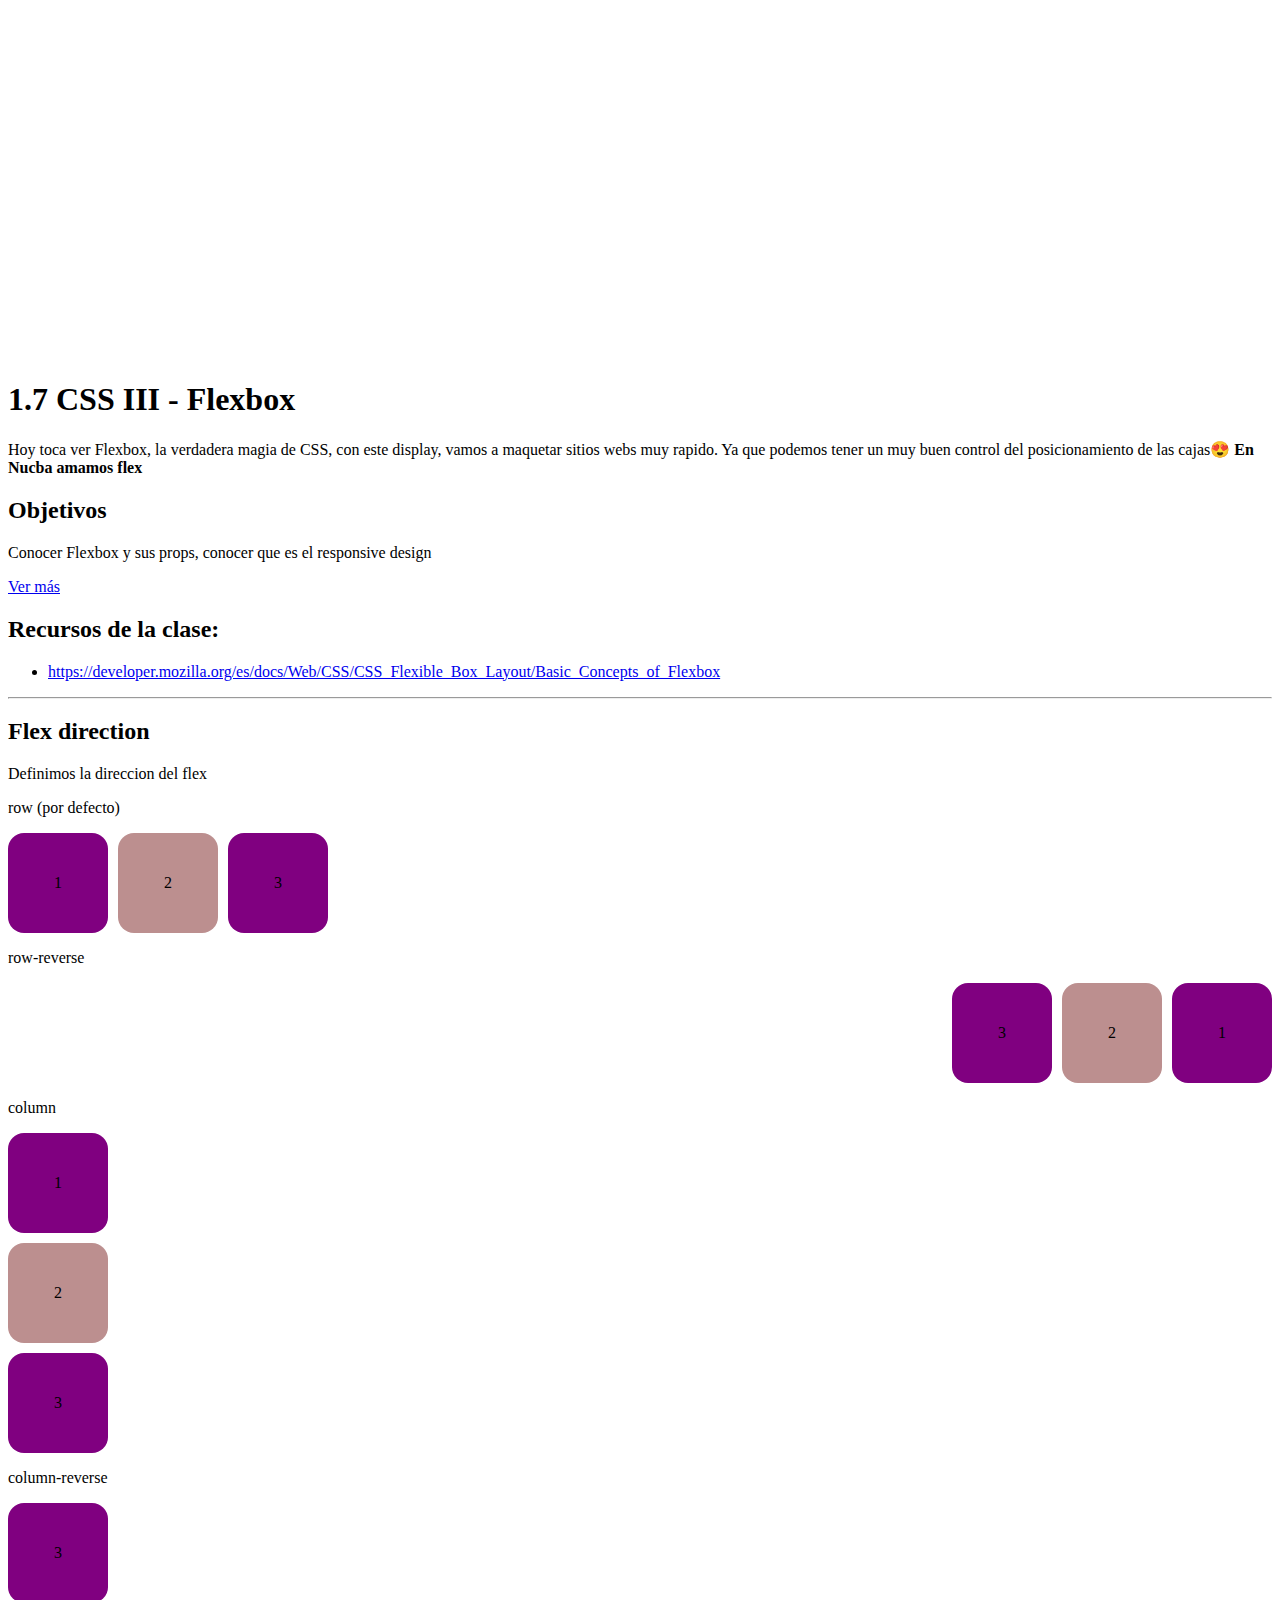
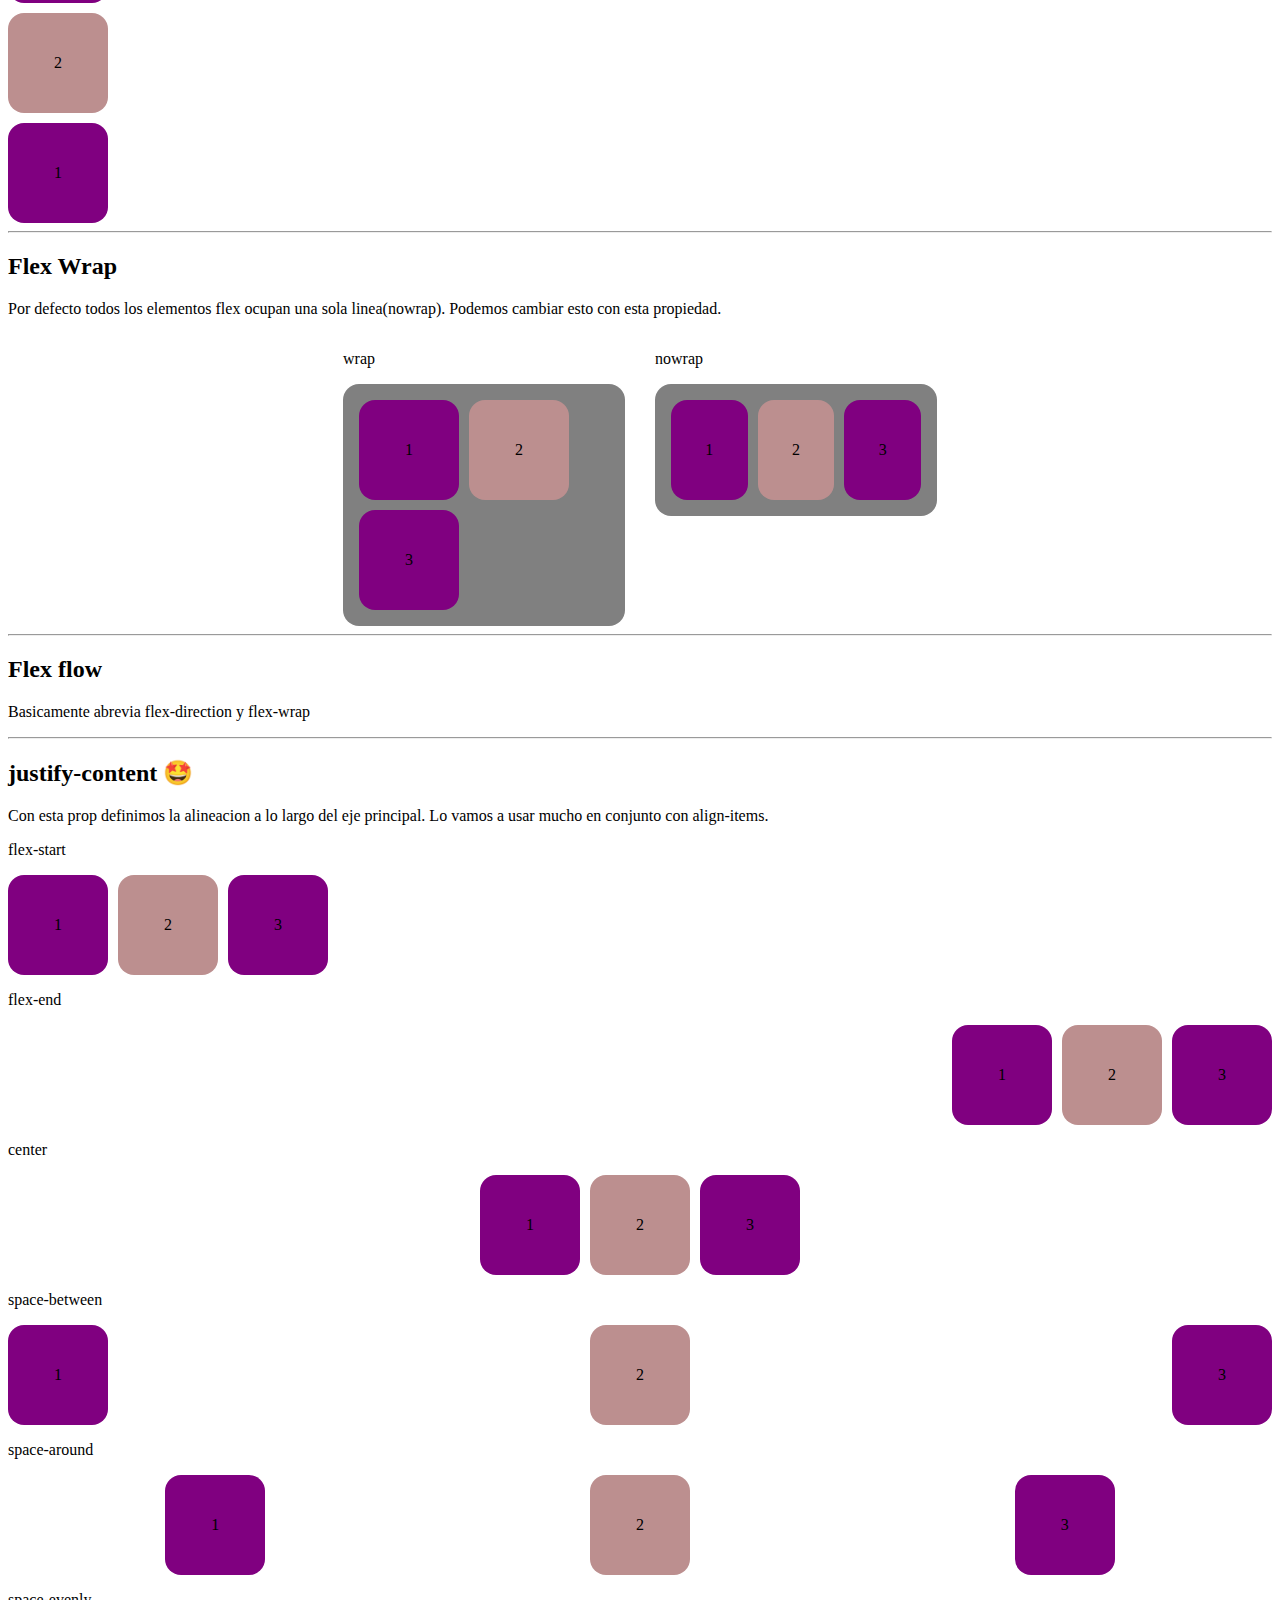
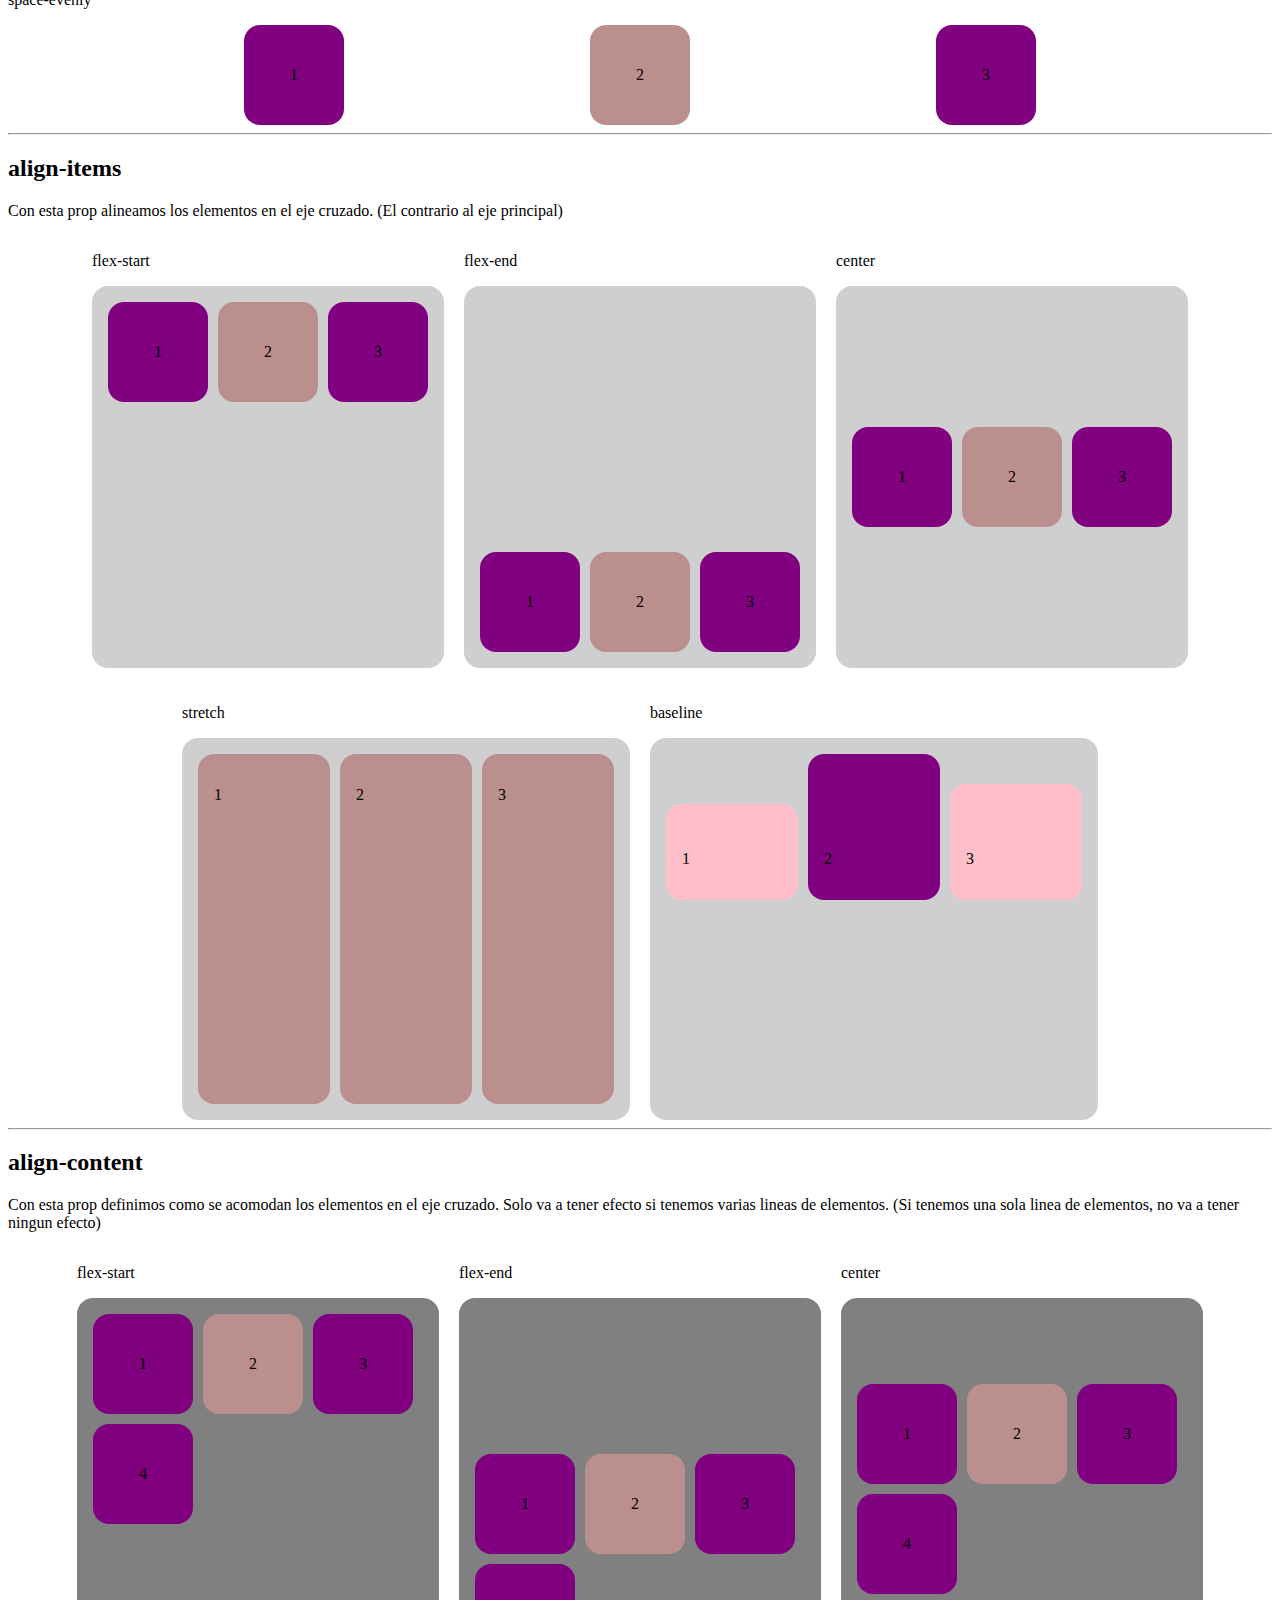
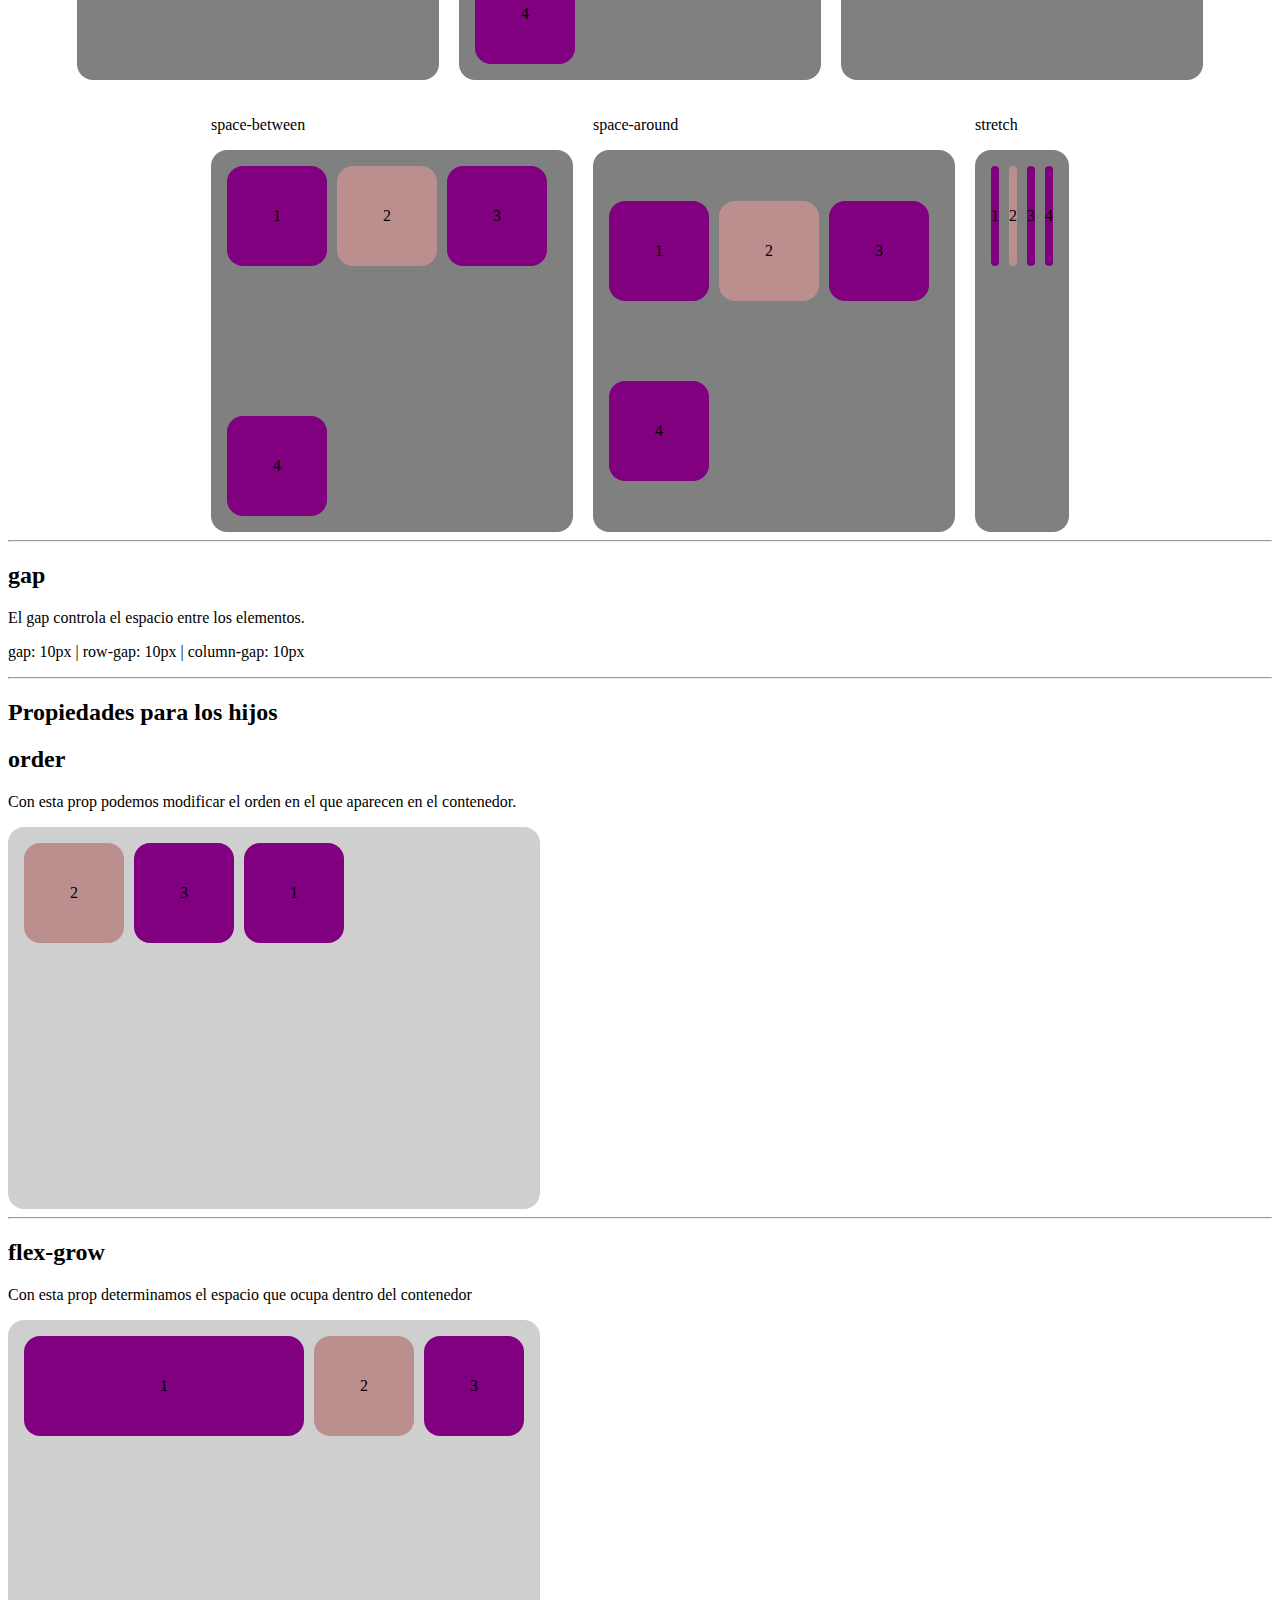
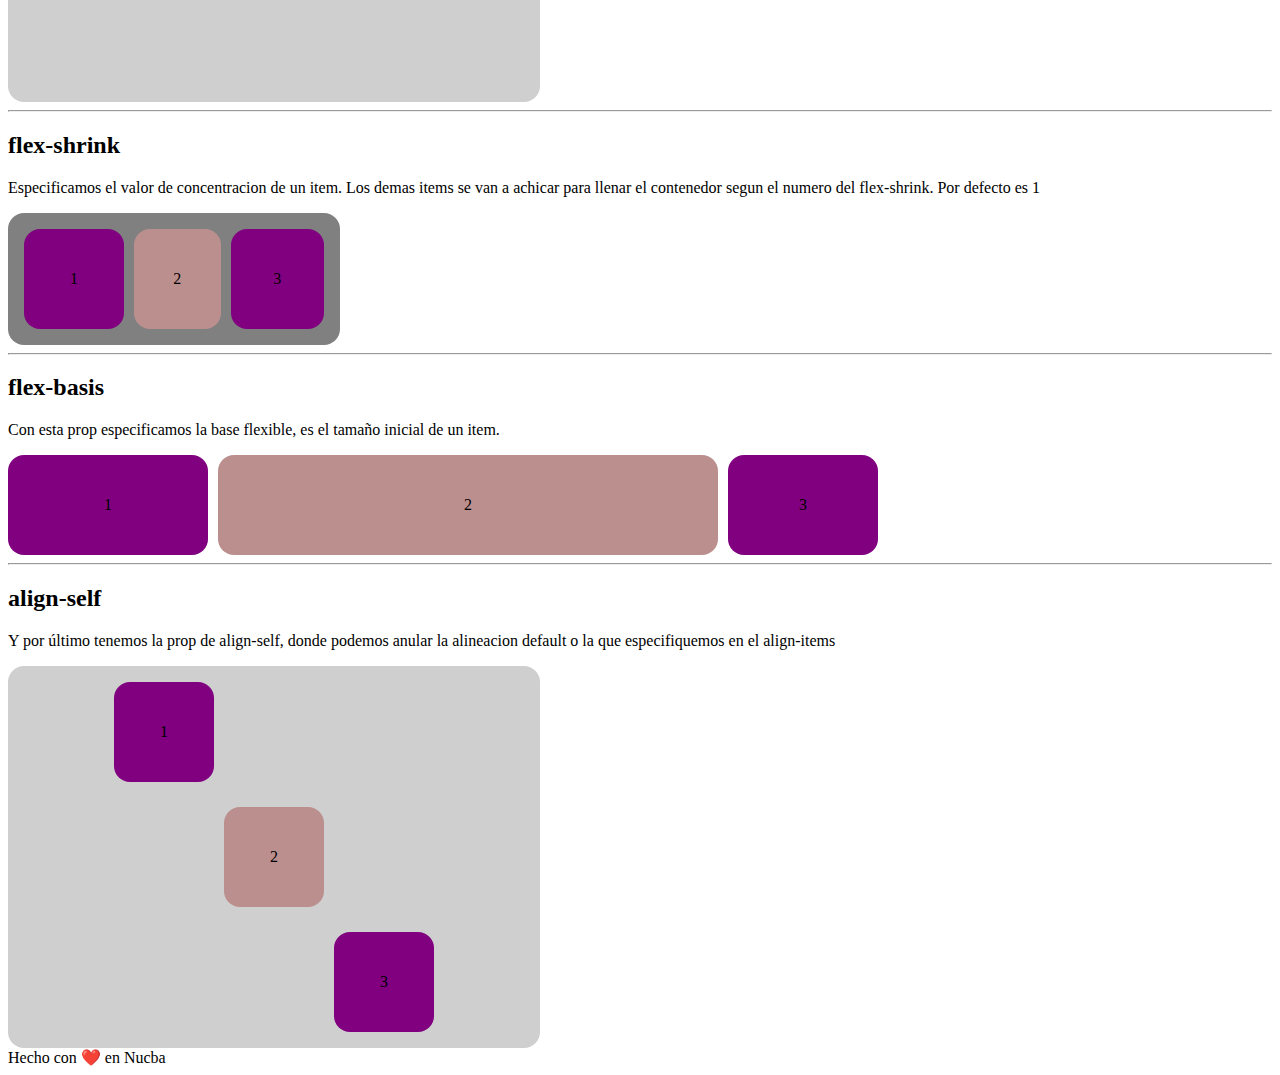
<file: Clase-7/index.html>
<!DOCTYPE html>
<html lang="en">

<head>
  <meta charset="UTF-8" />
  <meta http-equiv="X-UA-Compatible" content="IE=edge" />
  <meta name="viewport" content="width=device-width, initial-scale=1.0" />
  <!-- Favicon -->
  <link rel="icon" type="image/png" sizes="32x32"
    href="https://renderer-v2.vercel.app/_next/image?url=https%3A%2F%2Fapi.typedream.com%2Fv0%2Fdocument%2Fpublic%2Fac4f6f0d-8160-4e58-9d18-cb5e7c880fb6_Recurso_32_png.png&w=384&q=75" />
  <!-- Estilos Base -->
  <link rel="stylesheet"
    href="https://res.cloudinary.com/dcatzxqqf/raw/upload/v1659451742/coding/Dise%C3%B1oWebCDN/cdn_1_sjhqe3.css" />
  <!-- Estilos Clase -->
  <link rel="stylesheet" href="style.css" />
  <title>CSS - Flexbox</title>
</head>

<body>
  <main class="max-width">
    <h1>1.7 CSS III - Flexbox <img src="./logo-nucba.png" alt="logo" class="logo" /></h1>
    <p>
      Hoy toca ver Flexbox, la verdadera magia de CSS, con este display, vamos
      a maquetar sitios webs muy rapido. Ya que podemos tener un muy buen
      control del posicionamiento de las cajas😍 <b>En Nucba amamos flex</b>
    </p>
    <h2>Objetivos</h2>
    <p class="my">Conocer Flexbox y sus props, conocer que es el responsive design</p>
    <a href="#" class="btn">Ver más</a>
    <h2>Recursos de la clase:</h2>
    <ul>
      <li>
        <a
          href="https://developer.mozilla.org/es/docs/Web/CSS/CSS_Flexible_Box_Layout/Basic_Concepts_of_Flexboxl">https://developer.mozilla.org/es/docs/Web/CSS/CSS_Flexible_Box_Layout/Basic_Concepts_of_Flexbox</a>
      </li>
    </ul>
    <hr class="hr" />
    <section class="info-clase">

      <div class="container-flex max-width">
        <h2>Flex direction</h2>
        <p>Definimos la direccion del flex</p>
        <!-- flex direction -->
        <div class="bg-secondary my">
          <!-- Row -->
          <p>row (por defecto)</p>





          <div class="row">
            <div class="caja-flex"><p>1</p></div>
            <div class="caja-flex"><p>2</p></div>
            <div class="caja-flex"><p>3</p></div>
          </div>





          <!-- reverse -->
          <p class="my">row-reverse</p>




          
          <div class="row reverse">
            <div class="caja-flex"><p>1</p></div>
            <div class="caja-flex"><p>2</p></div>
            <div class="caja-flex"><p>3</p></div>
          </div>





          <!-- column -->
          <p class="my">column</p>





          <div class="column">
            <div class="caja-flex"><p>1</p></div>
            <div class="caja-flex"><p>2</p></div>
            <div class="caja-flex"><p>3</p></div>
          </div>





          <!-- column reverse -->
          <p class="my">column-reverse</p>





          <div class="column col-reverse">
            <div class="caja-flex"><p>1</p></div>
            <div class="caja-flex"><p>2</p></div>
            <div class="caja-flex"><p>3</p></div>
          </div>





        </div>
        <!-- flex wrap -->
        <hr class="hr" />
        <h2>Flex Wrap</h2>
        <p>
          Por defecto todos los elementos flex ocupan una sola linea(nowrap).
          Podemos cambiar esto con esta propiedad.
        </p>
        <div class="bg-secondary my wrap-container">
          <!-- wrap -->
          <div class="flex-column">
            <p>wrap</p>





            <div class="wrap">
              <div class="caja-flex"><p>1</p></div>
              <div class="caja-flex"><p>2</p></div>
              <div class="caja-flex"><p>3</p></div>
            </div>





          </div>

          <!-- nowrap -->
          <div class="flex-column">
            <p>nowrap</p>





            <div class="no-wrap">
              <div class="caja-flex"><p>1</p></div>
              <div class="caja-flex"><p>2</p></div>
              <div class="caja-flex"><p>3</p></div>
            </div>





          </div>
        </div>
        <hr class="hr" />
        <!-- flex-flow -->
        <div class="flex-flow">
          <h2>Flex flow</h2>
          <p class="my">
            Basicamente abrevia <span class="code">flex-direction</span> y
            <span class="code">flex-wrap</span>
          </p>
        </div>
        <hr class="hr" />
        <!-- justify-content -->
        <div class="justify-content">
          <h2>justify-content 🤩</h2>
          <p>
            Con esta prop definimos la alineacion a lo largo del eje
            principal. Lo vamos a usar mucho en conjunto con align-items.
          </p>
          <div class="bg-secondary my">
            <!-- flex-start -->
            <p>flex-start</p>




            
            <div class="jc-start">
              <div class="caja-flex"><p>1</p></div>
              <div class="caja-flex"><p>2</p></div>
              <div class="caja-flex"><p>3</p></div>
            </div>





            <!-- flex end -->
            <p class="my">flex-end</p>




            
            <div class="jc-end">
              <div class="caja-flex"><p>1</p></div>
              <div class="caja-flex"><p>2</p></div>
              <div class="caja-flex"><p>3</p></div>
            </div>





            <!-- center -->
            <p class="my">center</p>





            <div class="jc-center">
              <div class="caja-flex"><p>1</p></div>
              <div class="caja-flex"><p>2</p></div>
              <div class="caja-flex"><p>3</p></div>
            </div>





            <!-- space between -->
            <p class="my">space-between</p>





            <div class="jc-between">
                <div class="caja-flex"><p>1</p></div>
                <div class="caja-flex"><p>2</p></div>
                <div class="caja-flex"><p>3</p></div>
              </div>





            <!-- space around -->
            <p class="my">space-around</p>





            <div class="jc-around">
                <div class="caja-flex"><p>1</p></div>
                <div class="caja-flex"><p>2</p></div>
                <div class="caja-flex"><p>3</p></div>
              </div>




            <!-- space evenly-->
            <p class="my">space-evenly</p>




            <div class="jc-evenly">
                <div class="caja-flex"><p>1</p></div>
                <div class="caja-flex"><p>2</p></div>
                <div class="caja-flex"><p>3</p></div>
              </div>



          </div>
        </div>
        <hr class="hr" />
        <!-- Align Items -->
        <div class="align-items">
          <h2>align-items</h2>
          <p>
            Con esta prop alineamos los elementos en el eje cruzado. (El
            contrario al eje principal)
          </p>
          <div class="bg-secondary my align">
            <!-- flex-start -->
            <div class="flex-column">
              <p class="my">flex-start</p>





               <div class="ai-start my props-align">
                  <div class="caja-flex"><p>1</p></div>
                  <div class="caja-flex"><p>2</p></div>
                  <div class="caja-flex"><p>3</p></div>
                </div>





            </div>
            <!-- flex-end -->
            <div class="flex-column">
              <p class="my">flex-end</p>




              
                <div class="ai-end my props-align">
                  <div class="caja-flex"><p>1</p></div>
                  <div class="caja-flex"><p>2</p></div>
                  <div class="caja-flex"><p>3</p></div>
                </div>





            </div>
            <!-- center -->
            <div class="flex-column">
              <p class="my">center</p>





              <div class="ai-center my props-align">
                  <div class="caja-flex"><p>1</p></div>
                  <div class="caja-flex"><p>2</p></div>
                  <div class="caja-flex"><p>3</p></div>
                </div>





            </div>
            <!-- stretch-->
            <div class="flex-column">
              <p class="my">stretch</p>





              <div class="ai-stretch my props-align">
                  <div class="caja-flex-stretch"><p>1</p></div>
                  <div class="caja-flex-stretch"><p>2</p></div>
                  <div class="caja-flex-stretch"><p>3</p></div>
                </div>





            </div>
            <!-- baseline -->
            <div class="flex-column">
              <p class="my">baseline</p>




              
              <div class="ai-baseline my props-align">
                <div class="caja-flex-baseline baseline-1"><p>1</p></div>
                <div class="caja-flex-baseline baseline-2"><p>2</p></div>
                <div class="caja-flex-baseline baseline-3"><p>3</p></div>
              </div>





            </div>
          </div>
        </div>
        <hr class=" hr" />
        <div class="align-content">
          <h2>align-content</h2>
          <p>
            Con esta prop definimos como se acomodan los elementos en el eje
            cruzado. Solo va a tener efecto si tenemos varias lineas de
            elementos. (Si tenemos una sola linea de elementos, no va a tener
            ningun efecto)
          </p>
          <div class="bg-secondary my align">
            <!-- flex-start -->
            <div class="flex-column">
              <p class="my">flex-start</p>





              <div class="ac-start my props-align-content">
                  <div class="caja-flex"><p>1</p></div>
                  <div class="caja-flex"><p>2</p></div>
                  <div class="caja-flex"><p>3</p></div>
                  <div class="caja-flex"><p>4</p></div>
                </div>





            </div>
            <!-- flex-end -->
            <div class="flex-column">
              <p class="my">flex-end</p>





              <div class="ac-end my props-align-content">
                  <div class="caja-flex"><p>1</p></div>
                  <div class="caja-flex"><p>2</p></div>
                  <div class="caja-flex"><p>3</p></div>
                  <div class="caja-flex"><p>4</p></div>
                </div>





            </div>
            <!-- center -->
            <div class="flex-column">
              <p class="my">center</p>





              <div class="ac-center my props-align-content">
                  <div class="caja-flex"><p>1</p></div>
                  <div class="caja-flex"><p>2</p></div>
                  <div class="caja-flex"><p>3</p></div>
                  <div class="caja-flex"><p>4</p></div>
                </div>





            </div>
            <!-- space between -->
            <div class="flex-column">
              <div class="flex-column">
                <p class="my">space-between</p>





                 <div class="ac-space-between my props-align-content">
                    <div class="caja-flex"><p>1</p></div>
                    <div class="caja-flex"><p>2</p></div>
                    <div class="caja-flex"><p>3</p></div>
                    <div class="caja-flex"><p>4</p></div>
                  </div>





              </div>
            </div>

            <!-- space around -->
            <div class="flex-column">
              <p class="my">space-around</p>





              <div class="ac-space-around my props-align-content">
                  <div class="caja-flex"><p>1</p></div>
                  <div class="caja-flex"><p>2</p></div>
                  <div class="caja-flex"><p>3</p></div>
                  <div class="caja-flex"><p>4</p></div>
                </div>





            </div>
            <!-- stretch -->
            <div class="flex-column">
              <p class="my">stretch</p>





              <div class="ac-stretch my props-align-content">
                  <div class="caja-flex stretch"><p>1</p></div>
                  <div class="caja-flex stretch"><p>2</p></div>
                  <div class="caja-flex stretch"><p>3</p></div>
                  <div class="caja-flex stretch"><p>4</p></div>
                </div>





            </div>
          </div>
        </div>
        <hr class="hr" />
        <div class="gap">
          <h2>gap</h2>
          <p class="my">El gap controla el espacio entre los elementos.</p>
          <p class="code">gap: 10px | row-gap: 10px | column-gap: 10px</p>
        </div>
        <hr class="hr" />
        <h2>Propiedades para los hijos</h2>
        <div class="order">
          <h2>order</h2>
          <p>
            Con esta prop podemos modificar el orden en el que aparecen en el
            contenedor.
          </p>
          <div class="bg-secondary my">
            <div class="ai-stretch my props-align">





               <div class="caja-flex order-1"><p>1</p></div>
               <div class="caja-flex order-2"><p>2</p></div>
               <div class="caja-flex order-3"><p>3</p></div>





            </div>
          </div>
          <hr class="hr" />
          <h2>flex-grow</h2>
          <p>
            Con esta prop determinamos el espacio que ocupa dentro del
            contenedor
          </p>
          <div class="bg-secondary my">
            <div class="ai-stretch my props-align">





                <div class="caja-flex grow-1"><p>1</p></div>
                <div class="caja-flex"><p>2</p></div>
                <div class="caja-flex"><p>3</p></div>





            </div>
          </div>
          <hr class="hr" />
          <h2>flex-shrink</h2>
          <p>
            Especificamos el valor de concentracion de un item. Los demas
            items se van a achicar para llenar el contenedor segun el numero
            del flex-shrink. Por defecto es 1
          </p>
          <div class="bg-secondary my">
            <div class="shrink my props-shrink">





              <div class="caja-flex shrink-1">
                <p>1</p>
              </div>
              <div class="caja-flex shrink-2"><p>2</p></div>
              <div class="caja-flex shrink-3"><p>3</p></div>





            </div>
          </div>
          <hr class="hr" />
          <h2>flex-basis</h2>
          <p>
            Con esta prop especificamos la base flexible, es el tamaño inicial            de un item.
          </p>

          <div class="bg-secondary my">
            <div class="basis my">





               <div class="caja-flex basis-1"><p>1</p></div>
                <div class="caja-flex basis-2"><p>2</p></div>
                <div class="caja-flex basis-3"><p>3</p></div>





            </div>
          </div>
          <hr class="hr" />
          <h2>align-self</h2>
          <p>
            Y por último tenemos la prop de align-self, donde podemos anular
            la alineacion default o la que especifiquemos en el align-items
          </p>
          <div class="bg-secondary my">
            <div class="self my props-align">





              <div class="caja-flex self-1"><p>1</p></div>
              <div class="caja-flex self-2"><p>2</p></div>
              <div class="caja-flex self-3"><p>3</p></div>





            </div>
          </div>
        </div>
      </div>
    </section>
  </main>
  <footer>Hecho con ❤️ en Nucba</footer>
</body>

</html>
</file>
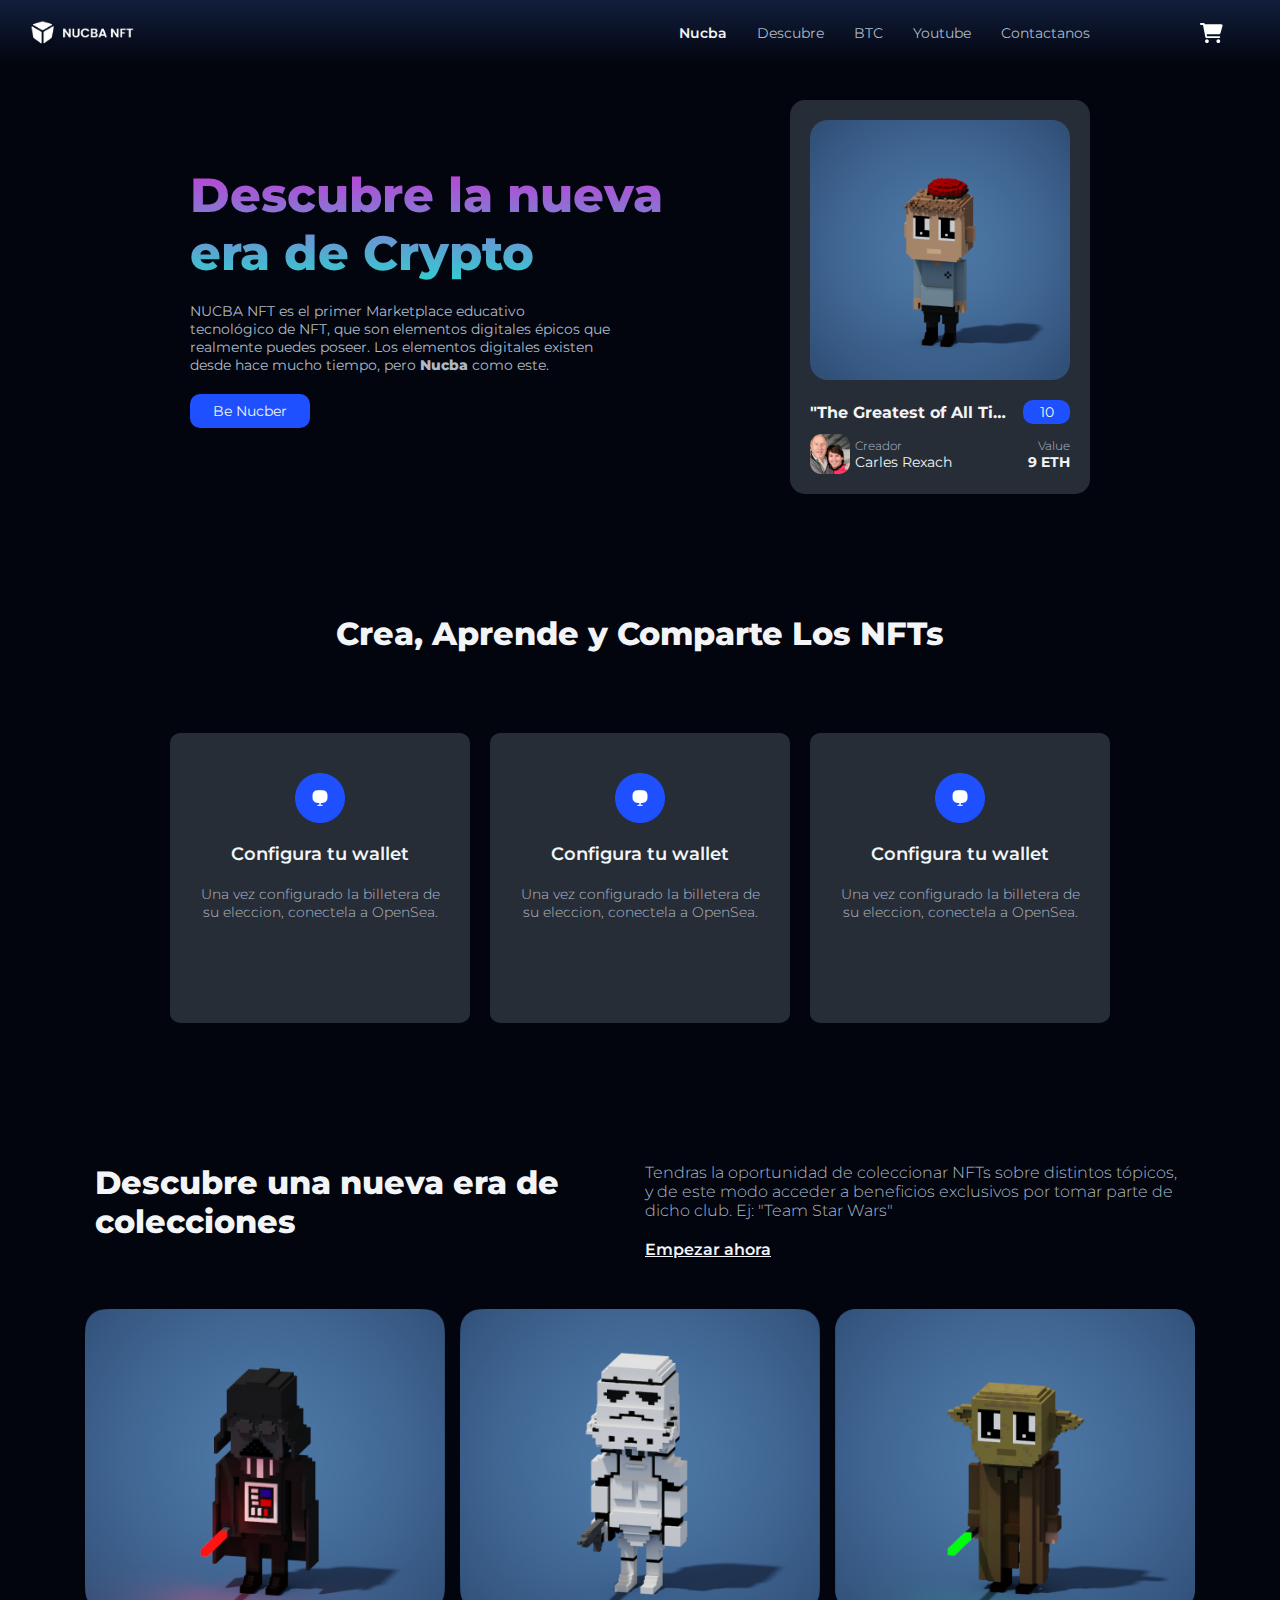
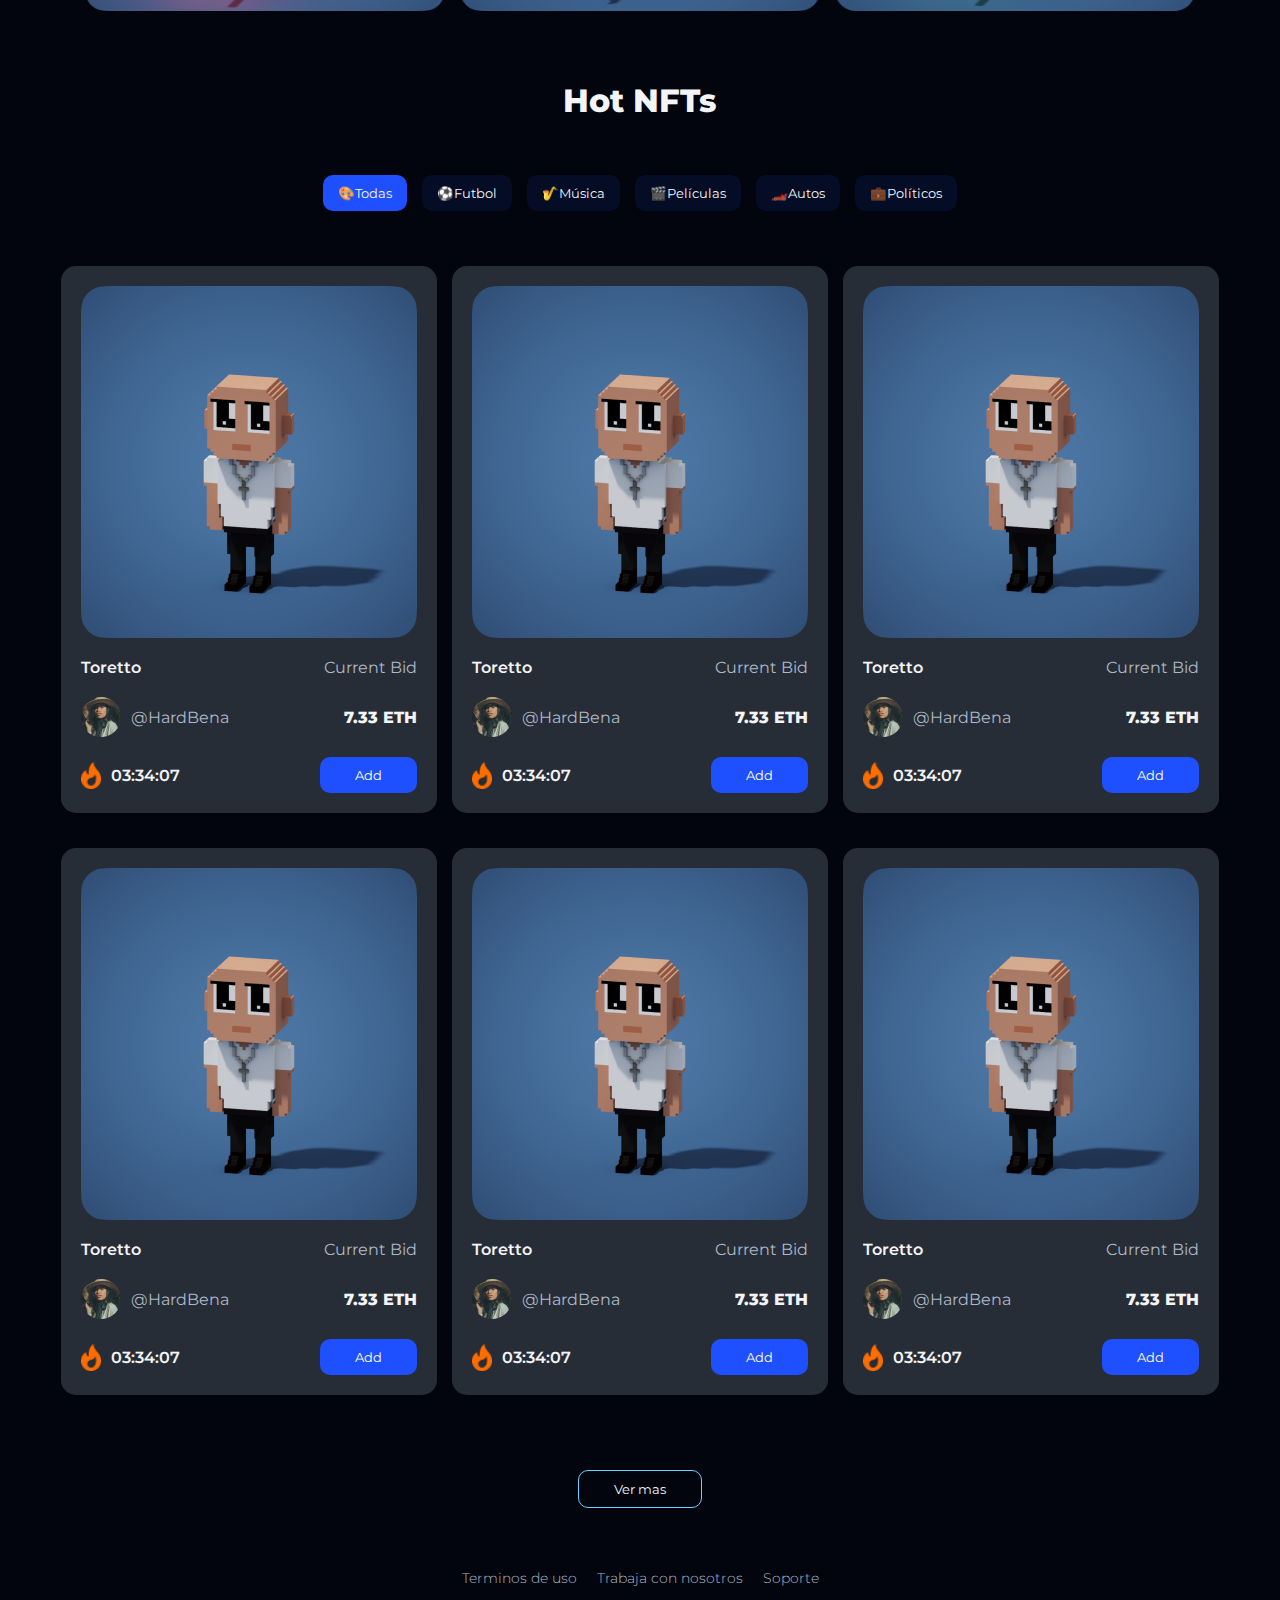
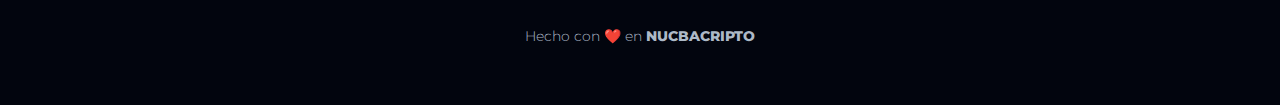
<file: Clase-8y9/index.html>
<!DOCTYPE html>
<html lang="en">

<head>
  <meta charset="UTF-8" />
  <meta http-equiv="X-UA-Compatible" content="IE=edge" />
  <meta name="viewport" content="width=device-width, initial-scale=1.0" />
  <title>NFT Landing</title>
  <link rel="stylesheet" href="./assets/styles.css" />
</head>

<body>
  <!-- HEADER -->
  <header>

    <img src="./assets/img/logo.png" alt="Logo de NUCBA NFT" class="logo"/>

    <nav class="navbar">
      <ul class="navbar-list">
        <li><a href="#">Nucba</a></li>
        <li><a href="#">Descubre</a></li>
        <li><a href="#">BTC</a></li>
        <li><a href="#">Youtube</a></li>
        <li><a href="#">Contactanos</a></li>
      </ul>

      <img src="./assets/img/cart-icon.svg" alt="Carrito de compras" class="cart-icon"/>
    </nav>

  </header>

  <main>

    <!-- HERO -->
    <section id="hero">

      <div class="hero-info">
        <h1>
          Descubre la nueva era de Crypto
        </h1>

        <p>
          NUCBA NFT es el primer Marketplace educativo tecnológico de NFT, que son elementos digitales épicos que realmente puedes poseer. Los elementos digitales existen desde hace mucho tiempo, pero <span>Nucba</span> como este.
        </p>

        <a href="#">Be Nucber</a>
      </div>

      <div class="hero-card">
        <img src="./assets/img/hero/hero-card.png" alt="Card example"/>

        <div class="hero-card-info">
          
          <div class="hero-card-top">
            <h3>"The Greatest of All Time"</h3>
            <span>10</span>
          </div>


          <div class="hero-card-bottom">
            
            <div class="hero-card-creator">
              <img src="./assets/img/hero/creator.png" alt="Imagen del creador" />
              
              <div class="creator-info">
                <p>Creador</p>
                <p>Carles Rexach</p>
              </div>
            </div>

            <div class="hero-card-price">
              <p>Value</p>
              <span>9 ETH</span>
            </div>
          </div>
        </div>

      </div>

    </section>

    <!-- INFO -->
    <section id="info">

      <h2>Crea, Aprende y Comparte Los NFTs</h2>

      <div class="info-cards-container">
        
        <div class="info-card">
          <img src="./assets/img/info/info-icon.png" alt="Icono NFTs"/>
          <h3>Configura tu wallet</h3>
          <p>Una vez configurado la billetera de su eleccion, conectela a OpenSea.</p>
        </div>

        <div class="info-card">
          <img src="./assets/img/info/info-icon.png" alt="Icono NFTs"/>
          <h3>Configura tu wallet</h3>
          <p>Una vez configurado la billetera de su eleccion, conectela a OpenSea.</p>
        </div>

        <div class="info-card">
          <img src="./assets/img/info/info-icon.png" alt="Icono NFTs"/>
          <h3>Configura tu wallet</h3>
          <p>Una vez configurado la billetera de su eleccion, conectela a OpenSea.</p>
        </div>

      </div>

    </section>

    <!-- DISCOVER -->
    <section id="discover">

      <div class="discover-info">
        <h2>Descubre una nueva era de colecciones</h2>

        <div class="discover-text">
          <p>
            Tendras la oportunidad de coleccionar NFTs sobre distintos tópicos, y de este modo acceder a beneficios exclusivos por tomar parte de dicho club. Ej: "Team Star Wars"
          </p>

          <a href="#">Empezar ahora</a>
        </div>
      </div>

      <div class="discover-cards">
        <img src="./assets/img/discover/darth-vader.png" alt="Darth Vader">
        <img src="./assets/img/discover/trooper.png" alt="Trooper">
        <img src="./assets/img/discover/yoda.png" alt="Yoda">
      </div>

    </section>

    <!-- PRODUCTS -->
    <section id="products">

      <h2>Hot NFTs</h2>

      <div class="categories">
        <button class="category active">🎨Todas</button>
        <button class="category">⚽Futbol</button>
        <button class="category">🎷Música</button>
        <button class="category">🎬Películas</button>
        <button class="category">🏎️Autos</button>
        <button class="category">💼Políticos</button>
      </div>

      <div class="products-container">

        <!-- Product -->
        <div class="product">
          <img src="./assets/img/products/toretto.png" alt="Toretto" />

          <div class="product-info">
            <!--Info top-->
            <div class="product-top">
              <h3>Toretto</h3>
              <p>Current Bid</p>
            </div>
  
            <!--Info mid-->
            <div class="product-mid">

              <div class="product-user">
                <img src="./assets/img/user.png" alt="User" />
                <p>@HardBena</p>
              </div>

              <span>7.33 ETH</span>
            </div>

            <!--Info bottom-->
            <div class="product-bot">
              <div class="offer-time">
                <img src="./assets/img/fire.png" alt="Fire">
                <p>03:34:07</p>
              </div>

              <button class="btn-add">Add</button>
            </div>

          </div>
        </div>

        <!-- Product -->
        <div class="product">
          <img src="./assets/img/products/toretto.png" alt="Toretto" />

          <div class="product-info">
            <!--Info top-->
            <div class="product-top">
              <h3>Toretto</h3>
              <p>Current Bid</p>
            </div>
  
            <!--Info mid-->
            <div class="product-mid">

              <div class="product-user">
                <img src="./assets/img/user.png" alt="User" />
                <p>@HardBena</p>
              </div>

              <span>7.33 ETH</span>
            </div>

            <!--Info bottom-->
            <div class="product-bot">
              <div class="offer-time">
                <img src="./assets/img/fire.png" alt="Fire">
                <p>03:34:07</p>
              </div>

              <button class="btn-add">Add</button>
            </div>

          </div>
        </div>

        <!-- Product -->
        <div class="product">
          <img src="./assets/img/products/toretto.png" alt="Toretto" />

          <div class="product-info">
            <!--Info top-->
            <div class="product-top">
              <h3>Toretto</h3>
              <p>Current Bid</p>
            </div>
  
            <!--Info mid-->
            <div class="product-mid">

              <div class="product-user">
                <img src="./assets/img/user.png" alt="User" />
                <p>@HardBena</p>
              </div>

              <span>7.33 ETH</span>
            </div>

            <!--Info bottom-->
            <div class="product-bot">
              <div class="offer-time">
                <img src="./assets/img/fire.png" alt="Fire">
                <p>03:34:07</p>
              </div>

              <button class="btn-add">Add</button>
            </div>

          </div>
        </div>

        <!-- Product -->
        <div class="product">
          <img src="./assets/img/products/toretto.png" alt="Toretto" />

          <div class="product-info">
            <!--Info top-->
            <div class="product-top">
              <h3>Toretto</h3>
              <p>Current Bid</p>
            </div>
  
            <!--Info mid-->
            <div class="product-mid">

              <div class="product-user">
                <img src="./assets/img/user.png" alt="User" />
                <p>@HardBena</p>
              </div>

              <span>7.33 ETH</span>
            </div>

            <!--Info bottom-->
            <div class="product-bot">
              <div class="offer-time">
                <img src="./assets/img/fire.png" alt="Fire">
                <p>03:34:07</p>
              </div>

              <button class="btn-add">Add</button>
            </div>

          </div>
        </div>

        <!-- Product -->
        <div class="product">
          <img src="./assets/img/products/toretto.png" alt="Toretto" />

          <div class="product-info">
            <!--Info top-->
            <div class="product-top">
              <h3>Toretto</h3>
              <p>Current Bid</p>
            </div>
  
            <!--Info mid-->
            <div class="product-mid">

              <div class="product-user">
                <img src="./assets/img/user.png" alt="User" />
                <p>@HardBena</p>
              </div>

              <span>7.33 ETH</span>
            </div>

            <!--Info bottom-->
            <div class="product-bot">
              <div class="offer-time">
                <img src="./assets/img/fire.png" alt="Fire">
                <p>03:34:07</p>
              </div>

              <button class="btn-add">Add</button>
            </div>

          </div>
        </div>

        <!-- Product -->
        <div class="product">
          <img src="./assets/img/products/toretto.png" alt="Toretto" />

          <div class="product-info">
            <!--Info top-->
            <div class="product-top">
              <h3>Toretto</h3>
              <p>Current Bid</p>
            </div>
  
            <!--Info mid-->
            <div class="product-mid">

              <div class="product-user">
                <img src="./assets/img/user.png" alt="User" />
                <p>@HardBena</p>
              </div>

              <span>7.33 ETH</span>
            </div>

            <!--Info bottom-->
            <div class="product-bot">
              <div class="offer-time">
                <img src="./assets/img/fire.png" alt="Fire">
                <p>03:34:07</p>
              </div>

              <button class="btn-add">Add</button>
            </div>

          </div>
        </div>

      </div>

      <button class="btn-load">Ver mas</button>
    </section>

  </main>

  <footer>
    <div>
      <ul class="footer-links">
        <li><a href="#">Terminos de uso</a></li>
        <li><a href="#">Trabaja con nosotros</a></li>
        <li><a href="#">Soporte</a></li>
      </ul>
    </div>

    <p>Hecho con ❤️ en <span>NUCBACRIPTO</span></p>
  </footer>

</body>

</html>
</file>
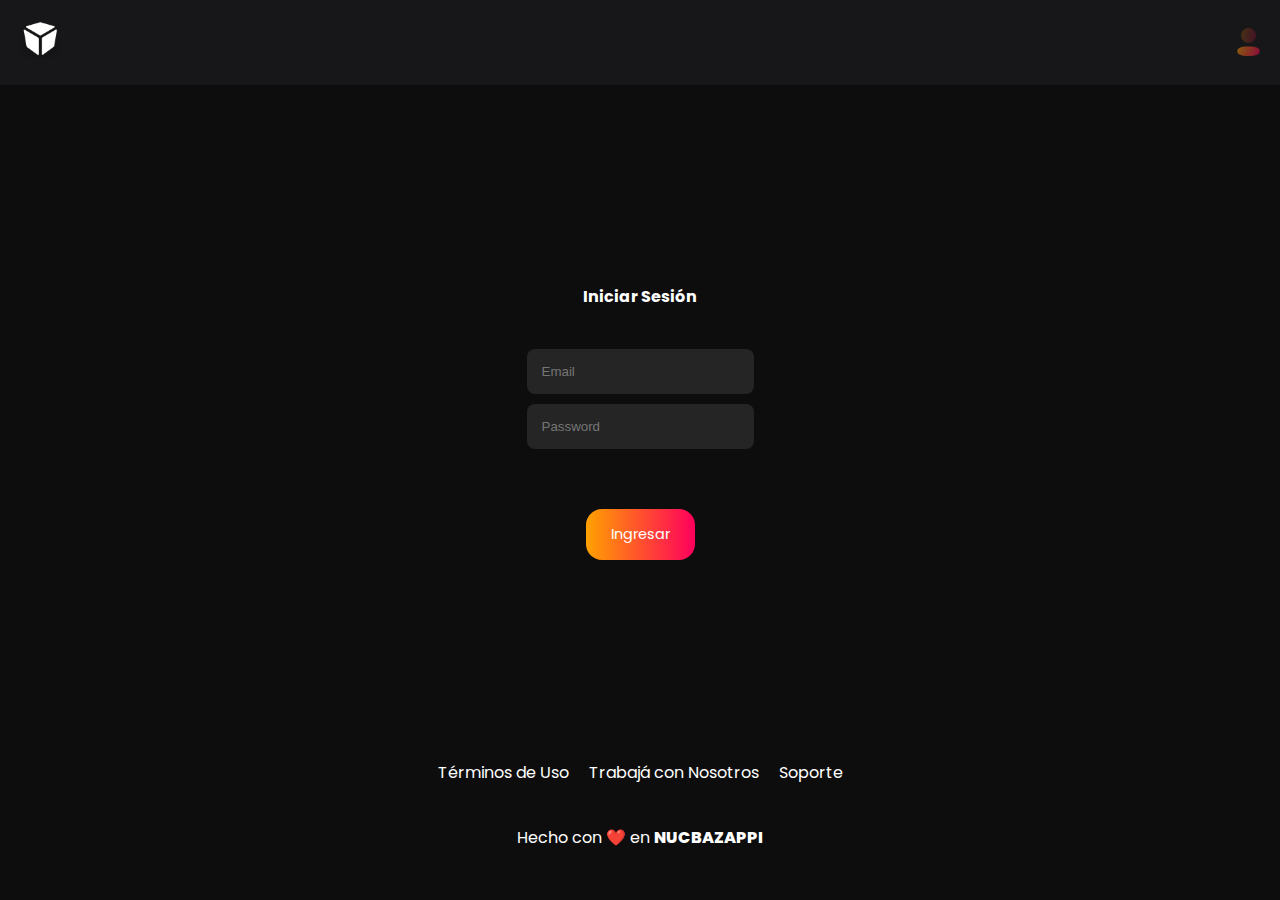
<file: clase-15/pages/login.html>
<!DOCTYPE html>
<html lang="en">

<head>
  <meta charset="UTF-8" />
  <meta http-equiv="X-UA-Compatible" content="IE=edge" />
  <meta name="viewport" content="width=device-width, initial-scale=1.0" />
  <title>Login</title>
  <link rel="stylesheet" href="../assets/style.css" />
  <link rel="stylesheet" href="../assets/login.css" />
</head>

<body>
  <header>
    <nav class="navbar">
      <a href="../index.html">
        <img src="../assets/img/logo.png" alt="logo" class="navbar__logo" /></a>
      <img src="../assets/img/profile.png" alt="profile" />
    </nav>
  </header>
  <main class="main">
    <form class="form">
      <h1 class="form__title">Iniciar Sesión</h1>
      
      <input type="email" placeholder="Email" class="form__input" />
      
      <input type="password" placeholder="Password" class="form__input" />
      
      <a href="../index.html" class="btn btn--submit">Ingresar</a>
    </form>
  </main>
  <footer class="footer">
    <ul class="footer__nav">
      <li><a href="#" class="footer__nav--link">Términos de Uso</a></li>
      <li><a href="#" class="footer__nav--link">Trabajá con Nosotros</a></li>
      <li><a href="#" class="footer__nav--link">Soporte</a></li>
    </ul>
    <p class="footer__text">
      Hecho con ❤️ en <span class="footer__text--strong">NUCBAZAPPI</span>
    </p>
  </footer>
</body>

</html>
</file>
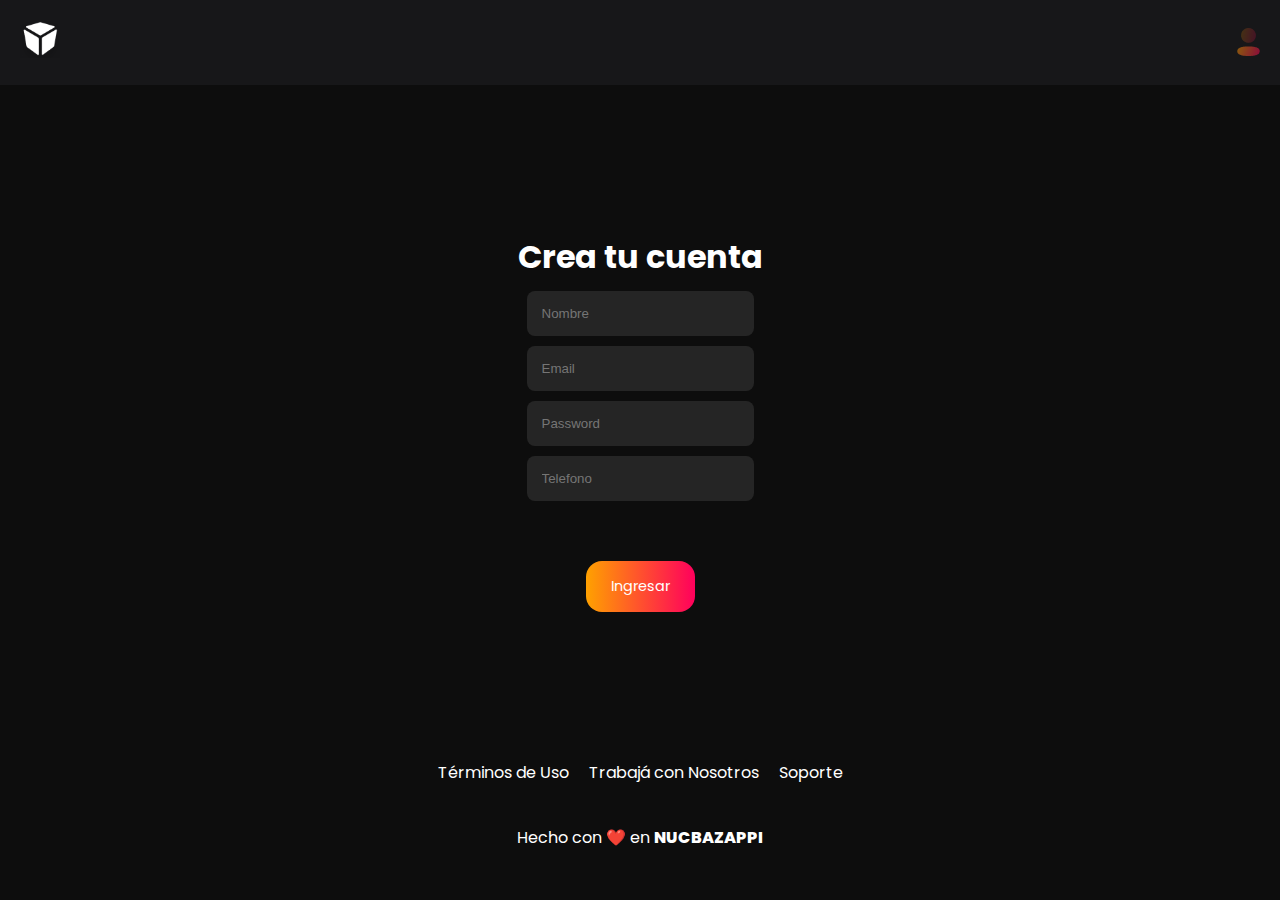
<file: clase-15/pages/register.html>
<!DOCTYPE html>
<html lang="en">
  <head>
    <meta charset="UTF-8" />
    <meta http-equiv="X-UA-Compatible" content="IE=edge" />
    <meta name="viewport" content="width=device-width, initial-scale=1.0" />
    <title>Login</title>
    <link rel="stylesheet" href="../assets/style.css" />
    <link rel="stylesheet" href="../assets/login.css" />
  </head>

  <body>
    <header>
      <nav class="navbar">
        <a href="../index.html">
          <img src="../assets/img/logo.png" alt="logo" class="navbar__logo"
        /></a>
        <img src="../assets/img/profile.png" alt="profile" />
      </nav>
    </header>
    <main class="main">
      <form class="form">
        <h1 class="">Crea tu cuenta</h1>
        <!-- Nombre -->
        <input type="text" placeholder="Nombre" class="form__input" />
        <!-- Email -->
        <input type="email" placeholder="Email" class="form__input" />
        <!-- Password -->
        <input type="password" placeholder="Password" class="form__input" />
        <!-- Phone-->
        <input type="text" placeholder="Telefono" class="form__input" />
        <a href="../index.html" class="btn btn--submit">Ingresar</a>
      </form>
    </main>
    <footer class="footer">
      <ul class="footer__nav">
        <li><a href="#" class="footer__nav--link">Términos de Uso</a></li>
        <li><a href="#" class="footer__nav--link">Trabajá con Nosotros</a></li>
        <li><a href="#" class="footer__nav--link">Soporte</a></li>
      </ul>
      <p class="footer__text">
        Hecho con ❤️ en <span class="footer__text--strong">NUCBAZAPPI</span>
      </p>
    </footer>
  </body>
</html>
</file>
<file: clase-10/styles.css>
@import url("https://fonts.googleapis.com/css2?family=Montserrat:wght@300;400;600;700;800;900&family=Poppins:wght@300;400;500;600;700;800&display=swap");

:root {
  /* bg colors */
  --black: #02050e;
  --grey: #272d37;
  --white: #f0fbff;
  --blue: #0c1221;
  --red: #b21c05;
  --green: #168208;
  --yellow: #ffff00;
}

* {
  margin: 0;
  padding: 0;
  box-sizing: border-box;
  font-family: "Poppins", sans-serif;
  text-decoration: none;
  list-style-type: none;
}

body {
  background-color: var(--black);
  height: 100vh;
  width: 100%;
  display: flex;
  justify-content: center;
  align-items: center;
}

.container {
  height: 90%;
  width: 90%;
  background-color: var(--grey);
  border-radius: 15px;
  display: flex;
  align-items: center;
  justify-content: space-around;
}

.caja {
  width: 200px;
  height: 200px;
  background: var(--blue);
  color: var(--white);
  border-radius: 15px;
  display: flex;
  align-items: center;
  justify-content: center;
}

/* .caja1 { */
  /* background: radial-gradient(#f69d3c, #3f87a6); */
  /* background: repeating-linear-gradient(#f69d3c, #3f87a6); */
  /* background: linear-gradient(70deg, black, white); */
  /* background: linear-gradient(to right, white, blue); */
/* } */

/* .caja2 {
  background: linear-gradient(to right, white, red);
  color: transparent;
  background-clip: text;
  -webkit-background-clip: text;
} */

/* .caja3 {
  background: linear-gradient(to right, black, grey, white);
} */

/* .caja3 span {
  background: linear-gradient(to right, red, yellow);
  color: transparent;
  background-clip: text;
  -webkit-background-clip: text;
} */

/* DESKTOP FIRST */

@media (max-width: 1200px) {
  body {
    background-color: var(--grey);
  }

  .container {
    background-color: var(--black);
  }

  .caja {
    background-color: var(--white);
    color: var(--black);
    font-size: 16px;
  }
}

@media (max-width: 992px) {
  .container {
    flex-direction: column;
    justify-content: center;
    gap: 50px;
  }

  .caja {
    width: 90%;
    height: 100px;
  }
}

@media (max-width: 768px) {
  .caja {
    background-color: yellow;
  }

  .caja1 {
    border-radius: 0;
  }

  .caja2 {
    border-radius: 30px;
  }

  .caja3 {
    font-family: Arial, Helvetica, sans-serif;
    font-size: 30px;
  }
}

@media (max-width: 576px) {
  .container {
    width: 100%;
    height: 100vh;
    background-color: #168208;
  }

  .caja {
    background-color: var(--red);
    color: var(--white);
    font-size: 50px;
    border: 2px dashed var(--yellow);
  }

  .caja2 {
    display: none;
  }
}
</file>
<file: clase-10/mobile-first.css>
@import url("https://fonts.googleapis.com/css2?family=Montserrat:wght@300;400;600;700;800;900&family=Poppins:wght@300;400;500;600;700;800&display=swap");

:root {
  /* bg colors */
  --black: #02050e;
  --grey: #272d37;
  --white: #f0fbff;
  --blue: #0c1221;
  --red: #b21c05;
  --green: #168208;
  --yellow: #ffff00;
}

* {
  margin: 0;
  padding: 0;
  box-sizing: border-box;
  font-family: "Poppins", sans-serif;
  text-decoration: none;
  list-style-type: none;
}

body {
  background-color: var(--black);
  height: 100vh;
  width: 100%;
  display: flex;
  justify-content: center;
  align-items: center;
}

.container {
  height: 90%;
  width: 90%;
  background-color: var(--grey);
  border-radius: 15px;
  display: flex;
  align-items: center;
  justify-content: space-around;
  gap: 20px;
  flex-direction: column;
}

.caja {
  background: var(--blue);
  color: var(--white);
  width: 90%;
  height: 150px;
  display: flex;
  justify-content: center;
  align-items: center;
}

@media (min-width: 576px) {
  .container {
    max-width: 600px;
  }

  .caja {
    background-color: red;
    font-size: 32px;
  }
}

@media (min-width: 768px) {
  .container {
    border-radius: 30px;
    background-color: var(--yellow);
  }

  .caja2 {
    display: none;
  }
}

@media (min-width: 992px) {
  .container {
    flex-direction: row;
    justify-content: space-around;
    align-items: center;
  }

  .caja {
    width: 150px;
    height: 200px;
    font-size: 26px;
  }

  .caja2 {
    display: flex;
    align-self: flex-start;
  }
}

@media (min-width: 1200px) {
  body {
    background-color: var(--black);
  }

  .container { 
    max-width: 1200px;
    background-color: var(--blue);
  }

  .caja {
    background-color: var(--white);
    color: var(--red);
  }
}

@media (min-width: 1400px) {
  .container {
    justify-content: flex-start;
    align-items: flex-start;
    padding: 90px;
    flex-direction: column;
  }

  .caja {
    width: 50%;
  }
}
</file>
<file: clase-11/assets/styles.css>
@import url('https://fonts.googleapis.com/css2?family=Montserrat:ital,wght@0,300;0,400;0,500;0,600;0,700;0,800;0,900;1,300;1,400;1,500;1,600;1,700&display=swap');

:root {
    /* bg colors */
    --background: #02050e;
    --primary: #1e50ff;
    --secondary: #272d37;
    --btn-bg: #050d26;
    --bg-azul-10: #e9eeff;
    --bg-white: #fff;
    --bg-electric: #f0fbff;
    --nav-bg: #0f1525;

    /* Text colors */
    --text-gray: #adb9c7;
    --text-white: #f3f4f6;

    --fire: #ff6d00;
    --electric: #64d3ff;
}

* {
    margin: 0;
    padding: 0;
    box-sizing: border-box;

    /* TODO */
    font-family: 'Montserrat', sans-serif; 

    text-decoration: none;
    list-style-type: none;
}

header {
    width: 100%;
    display: flex;
    justify-content: space-between;
    align-items: center;
    height: 65px;
    padding: 0px 30px;

    background: linear-gradient(to bottom, #121e3c, var(--background));

    position: fixed;
    top: 0;
    z-index: 2;


}

.logo {
    height: 40%;
}

.navbar,
.navbar-list {
    display: flex;
    align-items: center;
    justify-content: center;
}

.navbar {
    gap: 100px;
}

.navbar-list {
    gap: 30px;
}

.navbar-list a {
    color: var(--text-gray);
    font-size: 14px;
}

.navbar-list li:first-child > a {
    color: var(--text-white);
    font-weight: 600;
}

.cart-icon {
    font-weight: 600;
    border-radius: 10px;
    height: 30px;
    padding: 5px 10px;
    margin-right: 1rem;
    color: var(--text-white);
    cursor: pointer;
}

#menu-toggle,
#cart-toggle,
.menu-label {
  display: none;
}

.cart {
  position: absolute;
  top: 65px;
  right: 0;
  padding: 50px 30px;
  background: linear-gradient(to top, #121e3c, var(--background));
  border-left: 1px solid var(--nav-bg);
  display: flex;
  flex-direction: column;
  gap: 30px;
  height: calc(100vh - 65px);
  overflow-y: scroll;
  z-index: 2;
  display: none;
}

.cart::-webkit-scrollbar {
  display: none;
}

.cart h2 {
  color: var(--text-white);
  font-size: 20px;
  font-weight: 600;
}

.cart-item {
  display: flex;
  align-items: center;
  justify-content: center;
  gap: 20px;
  background-color: #2323234e;
  padding: 20px;
  border: 1px solid var(--electric);
  border-radius: 10px;
}

.cart-item img {
  height: 65px;
  width: 65px;
}

.item-info {
  display: flex;
  flex-direction: column;
}

.item-title {
  color: var(--text-white);
  font-weight: 600;
  font-size: 14px;
}

.item-bid {
  color: var(--text-white);
  font-weight: 300;
  font-size: 12px;
}

.item-price {
  background: linear-gradient(to right, #30cfd0, #c43ad6);
  color: transparent;
  background-clip: text;
  -webkit-background-clip: text;

  font-size: 16px;
  font-weight: 800;
}

.item-handler {
  display: flex;
  align-items: center;
  justify-content: center;
  gap: 20px;
}

.quantity-handler {
  display: flex;
  justify-content: center;
  align-items: center;
  padding: 2px 8px;
  border-radius: 5px;
  color: var(--text-white);
  font-weight: 400;
}

.item-quantity {
  color: var(--text-gray);
}

.up {
  border: 1px solid var(--electric);
}

.down {
  border: 1px solid var(--electric);
  background-color: var(--secondary);
}

.divider {
  margin-top: 20px;
  border: 0.5px solid var(--electric);
}

.cart-total {
  display: flex;
  justify-content: space-between;
  align-items: baseline;
}

.cart-total p {
  color: var(--text-white);
  font-weight: 700;
}

.cart-total span {
  color: var(--text-white);
  font-weight: 400;
  font-size: 18px;
}

#cart-toggle:checked + .cart {
  display: flex;
}

/******************************/

main {
    background: var(--background);
    display: flex;
    flex-direction: column;
    align-items: center;
    justify-content: center;
    color: var(--text-white);
    width: 100%;
}

/* HERO SECTION */
#hero {
  margin-top: 65px;
  padding: 70px 0;
    max-width: 1200px;
    display: flex;
    justify-content: center;
    align-items: center;

}

.hero-info {
    display: flex;
    flex-direction: column;

    gap: 20px;
    width: 50%;
}

.hero-info h1 {
    font-size: 48px;
    width: 80%;
    font-weight: 800;

    /* color: var(--text-white); */

    background: linear-gradient(to top, #30cfd0, #c43ad6);
    background-clip: text;
    color: transparent;
    -webkit-background-clip: text;

}

.hero-info p {
    font-size: 14px;
    width: 70%;
    color: var(--text-gray)
}

.hero-info p > span {
    font-weight: 800;
}

.hero-info a {
    border-radius: 10px;
    font-size: 14px;
    color: var(--text-white);
    background-color: var(--primary);
    padding: 8px 0px;
    width: 120px;
    text-align: center;
}

.hero-card {
    width: 300px;
    background-color: var(--secondary);
    padding: 20px;
    border-radius: 15px;
    display: flex;
    flex-direction: column;
    justify-content: center;
    gap: 20px;
}

.hero-card-info {
    display: flex;
    flex-direction: column;
    gap: 10px;
}

.hero-card-top {
    display: flex;
    align-items: center;
    justify-content: space-around;
    gap: 10px;
}

.hero-card-top h3 {
    font-weight: 600px;
    font-size: 16px;
    white-space: nowrap;
    overflow: hidden;
    text-overflow: ellipsis;
}

.hero-card-top span {
    background-color: var(--primary);
    text-align: center;
    width: 50px;
    padding: 3px 0;
    font-size: 14px;
    border-radius: 10px;
}

.hero-card-bottom {
    display: flex;
    justify-content: space-between;
}

.hero-card-creator {
    display: flex;
    align-items: center;
    gap: 5px;
}

.hero-card-creator img {
    height: 40px;
    width: 40px;
}

.creator-info p:first-child,
.hero-card-price p {
    color: var(--text-gray);
    font-size: 12px;
    font-weight: 300;
}

.hero-card-price {
    display: flex;
    flex-direction: column;
    justify-content: center;
    align-items: flex-end;
}

.hero-card-price span,
.creator-info p:last-child {
    font-size: 14px;
}

.hero-card-price span {
    font-weight: 700;
}

/******Info CARD *******/

#info {
    padding: 70px 0;
    max-width: 1200px;
    display: flex;
    justify-content: center;
    align-items: center;    
    flex-direction: column;
    gap: 80px;
}

#info h2 {
    font-size: 32px;
    font-weight: 800;
}

.info-cards-container {
    display: flex;
    justify-content: space-around;
    align-items: flex-start;
    flex-wrap: wrap;
    gap: 20px;
}

.info-card {
    width: 300px;
    height: 290px;
    padding: 40px 30px;

    display: flex;
    flex-direction: column;
    align-items: center;
    text-align: center;

    background-color: var(--secondary);
    border-radius: 10px;
    gap: 20px;
}

.info-card img {
    width: 50px;
}

.info-card h3 {
    font-weight: 600;
    font-size: 18px;
}

.info-card p {
    font-size: 14px;
    font-weight: 300;
    color: var(--text-gray);
}

/*****DISCOVER********/

#discover {
    padding: 70px 0;
    max-width: 1200px;
}

.discover-info {
    display: flex;
    justify-content: center;
    gap: 10px;
    margin-bottom: 50px;
}

#discover h2 {
    font-size: 32px;
    font-weight: 800;
    width: 45%;
}

.discover-text {
    display: flex;
    flex-direction: column;
    width: 45%;
    gap: 20px;
}

.discover-text p {
    font-size: 16px;
    font-weight: 300;
    color: var(--text-gray);
}

.discover-text a {
    color: var(--text-white);
    font-weight: 600;
    text-decoration: underline;
}

.discover-cards {
    display: flex;
    gap: 15px;
    justify-content: center;
    align-items: center;
}

.discover-cards img {
    width: 30%;
}

/*Products*/

#products {
    display: flex;
    gap: 15px;
    justify-content: center;
    align-items: center;
    flex-direction: column;
}

#products h2 {
    font-size: 32px;
    font-weight: 800;
    margin-bottom: 40px;
}

.categories {
    display: flex;
    align-items: center;
    justify-content: center;
    gap: 15px;
}

.category {
    background: var(--btn-bg);
    border: none;
    padding: 10px 15px;
    color: var(--text-white);
    border-radius: 10px;
    cursor: pointer;
}

.active {
    background: var(--primary);
}

.products-container {
    display: flex;
    flex-wrap: wrap;
    align-items: center;
    justify-content: center;
    gap: 15px;
    padding: 40px 0;
    max-width: 1200px;
}

.product {
    background: var(--secondary);
    padding: 20px;
    border-radius: 15px;
    display: flex;
    flex-direction: column;
    justify-content: center;
    gap: 20px;
    margin-bottom: 20px;
}

.product-info {
    display: flex;
    flex-direction: column;
    justify-content: space-between;
    gap: 20px;
}

.product-top,
.product-mid,
.product-bot {
    display: flex;
    justify-content: space-between;
    align-items: center;
}

.product-top h3 {
    font-size: 16px;
    font-weight: 600;
}

.product-top p,
.product-user p {
    font-size: 16px;
    font-weight: 400;
    color: var(--text-gray);
}

.product-user {
    display: flex;
    align-items: center;
    gap: 10px;
}

.product-mid span {
    font-weight: 800;
}

.offer-time {
    display: flex;
    gap: 10px;
    align-items: center;
    font-weight: 600;
}

.offer-time img {
    width: 20px;
}

.btn-add {
    background-color: var(--primary);
    border: none;
    padding: 10px 35px;
    color: var(--bg-white);
    border-radius: 10px;
    cursor: pointer;
}

.btn-load {
    background: none;
    border: 1px solid var(--electric);
    padding: 10px 35px;
    color: var(--text-white);
    border-radius: 10px;
    cursor: pointer;
}

/*footer*/

footer {
    background-color: var(--background);
    color: var(--bg-white);
    display: flex;
    flex-direction: column;
    justify-content: center;
    align-items: center;
    gap: 40px;
    padding: 60px 0;
}

footer a, footer p {
    color: var(--text-gray);
    font-weight: 300;
    font-size: 14px;
}

footer p span {
    font-weight: 800;
}

.footer-links {
    display: flex;
    justify-content: center;
    gap: 20px;
}
</file>
<file: clase-11/assets/mediaquerys.css>
/* TABLET */

@media(max-width: 992px) {
  .navbar {
    gap: 10px;
  }

  .cart-icon {
    height: 33px;
    margin-right: 0;
    margin-top: 4px;
  }

  .navbar-list {
    position: absolute;
    top: 65px;
    left: 5%;
    right: 5%;
    width: 90%;
    flex-direction: column;
    background-color: var(--nav-bg);
    border: 2px solid var(--electric);
    border-top: 0;
    border-radius: 0px 0px 15px 15px;
    align-items: flex-start;
    padding: 45px 30px;
    gap: 25px;
    z-index: 2;
    display: none;
  }

  .navbar-list a {
    font-size: 18px;
  }

  .menu-label {
    display: flex;
    order: 2;
    cursor: pointer;
  }

  .menu-label img {
    height: 20px;
    width: 25px;
  }

  #menu-toggle:checked + .navbar-list {
    display: flex;
  }

  /*HERO*/

  .hero-info {
    width: 100%;
    text-align: center;
    justify-content: center;
    align-items: center;
    gap: 30px;
  }

  .hero-info h1 {
    width: 90%;
    max-width: 500px;
    min-width: unset;
  }

  .hero-info p {
    width: 60%;
    max-width: 600px;
  }

  .hero-card {
    display: none;
  }
  
  /* INFO */

  #info h2 {
    text-align:  center ;
    width: 80%;
  }

  .info-cards-container {
    max-width: 80%;
  }

  /* DISCOVER */
  #discover {
    display: flex;
    flex-direction: column;
    justify-content: center;
    align-items: center;
    text-align: center;
  }

  .discover-info {
    flex-direction: column;
    align-items: center;
  }

  .discover-cards {
    flex-direction: column;
  }

  .discover-cards img {
    width: 100%;
  }

  /* Products */
  .categories {
    flex-wrap: wrap;
    max-width: 390px;
  }

  .category {
    width: 120px;
  }
}

/* Celu */

@media(max-width: 576px) {
  .cart {
    left: 0;
    width: 100%;
    border: none;
  }

  .cart-item {
    flex-wrap: wrap;
  }

  /* Hero */
  .hero-info p {
    width: 70%;
    max-width: unset;
  }

  /* Info */
  .info-card {
    width: 100%;
    height: 350px;
    justify-content: center;
  }

  .info-card p {
    width: 90%;
  }

  /* Discover */
  #discover {
    width: 80%;
  }

  #discover h2 {
    font-size: 48px;
    width: 100%;
  }

  .discover-text {
    width: 100%;
    padding: 10px;
    line-height: 30px;
    gap: 50px;
  }

  .discover-text a {
    font-size: 20px;
  }

  /* PRODUCTS */
  .categories {
    max-width: 300px;
    justify-content: center;
    align-items: center;
  }

  .category {
    width: 120px;
  }

  .products-container {
    width: 80%;
  }

  .product {
    width: 100%;
  }

  /*footer*/

  .footer-links {
    flex-direction: column;
    text-align: center;
  }

}
</file>
<file: clase-12-pseudoclases-y-elementos-main/base.css>
/* Importar la fuente Poppins de google fonts */
@import url("https://fonts.googleapis.com/css2?family=Poppins:ital,wght@0,100;0,200;0,300;0,400;0,500;0,600;0,700;0,800;0,900;1,100;1,200;1,300;1,400;1,500;1,600;1,700;1,800;1,900&display=swap");

/*Resetear los estilos por defecto de los navegadores */
* {
  margin: 0;
  padding: 0;
  box-sizing: border-box;
}

/*Fondo general de la página, color de letra general, fuente general y padding en los costados para que no quede pegado al borde*/
body {
  background: #131415;
  color: #f9fafb;
  font-family: "Poppins", sans-serif;
  padding: 3rem;
  max-width: 1000px;
}

h1 {
  font-size: 3rem;
  font-weight: 800;
  margin-bottom: 2rem;
}
h2 {
  margin-top: 2rem;
  font-size: 2rem;
  font-weight: 400;
}

h3 {
  font-size: 25px;
  margin: 20px 0;
}

hr {
  border: 2px solid #e11d48;
  background-color: #e11d48;
  max-width: 950px;
}

.code {
  padding: 5px 15px;
  background: #6b7280;
  border-radius: 0.5rem;
  margin: 1rem 0;
  width: fit-content;
}

.logo {
  width: 40px;
}

a {
  text-decoration: none;
  color: #f9fafb;
}
</file>
<file: clase-12-pseudoclases-y-elementos-main/style.css>
/* Estilos de la clase */

.container {
  background-color: #282828;
  display: flex;
  padding: 16px;
  border-radius: 16px;
  margin: 20px 0;
  gap: 20px;
}

.text-span {
  color: crimson;
  font-size: 20px;
  margin: 20px 0;
}

.hover {
  background-color: crimson;
  padding: 10px;
  border-radius: 1rem;
  transition: all 0.3s ease;
}

.hover:hover {
  background: #8c54fb;
  transition: all 0.3s ease;
}

/* active */
.active:active {
  color: crimson;
  transition: all 0.3s ease;
}

/* visited */
.visited:visited {
  color:#8c54fb;
}

/* link */
.link:link {
  color: crimson;
}

/* focus */

.focus-input {
  padding: 5px 10px;
  border-radius: 0.5rem;
  outline: none;
  border: none;
}

.focus-input:focus {
  background-color: rgb(95, 94, 94);
}

/* Cajas */
.flex {
  display: flex;
}
.caja {
  width: 100px;
  height: 100px;
  background-color: crimson;
  border-radius: 1rem;
  display: flex;
  justify-content: center;
  align-items: center;
}

/* first-child */
.first .caja:first-child {
  background: #8c54fb;
}

/* last-child */
.last .caja:last-child {
  background: #8c54fb;
}

/* first-of-type  */
.first-of-type .caja:first-of-type {
  background: #8c54fb;
}

/* nth-child odd*/
.nth-child-odd .caja:nth-child(odd) {
  background: #8c54fb;
}

/* nth-child even */
.nth-child-even .caja:nth-child(even) {
  background: #8c54fb;
}

/* nth-child-number  */
.nth-child-number .caja:nth-child(3) {
  background: #8c54fb;
}

/* nth-child-n */
.nth-child-n .caja:nth-child(2n) {
  background: #8c54fb;
}

/* nth-child-number-n */
.nth-child-number-n .caja:nth-child(3n + 1) {
  background: #8c54fb;
}

/* first-letter */
.first-letter::first-letter {
  color: crimson;
  font-size: 2rem;
  letter-spacing: 0.2rem;
}

/* first-line */
.first-line::first-line {
  color: crimson;
}

/* before */
.before::before {
  content: "(🤩) ";
}

/* after */
.after::after {
  content: " (🤩)";
}

/* placeholder */
.input-placeholder {
  outline: none;
  border: none;
  border-radius: 0.5rem;
  padding: 10px;
  background-color: grey;
  color: red;
}

.input-placeholder::placeholder {
  color: white;
}
</file>
<file: clase-13/assets/styles.css>
@import url('https://fonts.googleapis.com/css2?family=Montserrat:ital,wght@0,300;0,400;0,500;0,600;0,700;0,800;0,900;1,300;1,400;1,500;1,600;1,700&display=swap');

:root {
    /* bg colors */
    --background: #02050e;
    --primary: #1e50ff;
    --secondary: #272d37;
    --btn-bg: #050d26;
    --bg-azul-10: #e9eeff;
    --bg-white: #fff;
    --bg-electric: #f0fbff;
    --nav-bg: #0f1525;

    /* Text colors */
    --text-gray: #adb9c7;
    --text-white: #f3f4f6;

    --fire: #ff6d00;
    --electric: #64d3ff;
}

* {
    margin: 0;
    padding: 0;
    box-sizing: border-box;

    /* TODO */
    font-family: 'Montserrat', sans-serif; 

    text-decoration: none;
    list-style-type: none;
}

header {
    width: 100%;
    display: flex;
    justify-content: space-between;
    align-items: center;
    height: 65px;
    padding: 0px 30px;

    background: linear-gradient(to bottom, #121e3c, var(--background));

    position: fixed;
    top: 0;
    z-index: 2;


}

.logo {
    height: 40%;
}

.navbar,
.navbar-list {
    display: flex;
    align-items: center;
    justify-content: center;
}

.navbar {
    gap: 100px;
}

.navbar-list {
    gap: 30px;
}

.navbar-list a {
    color: var(--text-gray);
    font-size: 14px;
}

.navbar-list li:first-child > a {
    color: var(--text-white);
    font-weight: 600;
}

.cart-icon {
    font-weight: 600;
    border-radius: 10px;
    font-size: 18px;
    padding: 5px 10px;
    margin-right: 1rem;
    color: var(--text-white);
    cursor: pointer;
}

#menu-toggle,
#cart-toggle,
.menu-label {
  display: none;
}

.cart {
  position: absolute;
  top: 65px;
  right: 0;
  padding: 50px 30px;
  background: linear-gradient(to top, #121e3c, var(--background));
  border-left: 1px solid var(--nav-bg);
  display: flex;
  flex-direction: column;
  gap: 30px;
  height: calc(100vh - 65px);
  overflow-y: scroll;
  z-index: 2;
  /* display: none; */

  transform: translate(200%);
  transition: all 0.5s cubic-bezier(0.92, 0.01, 0.35, 0.99);
}

.cart::-webkit-scrollbar {
  display: none;
}

.cart h2 {
  color: var(--text-white);
  font-size: 20px;
  font-weight: 600;
}

.cart-item {
  display: flex;
  align-items: center;
  justify-content: center;
  gap: 20px;
  background-color: #2323234e;
  padding: 20px;
  border: 1px solid var(--electric);
  border-radius: 10px;
}

.cart-item img {
  height: 65px;
  width: 65px;
}

.item-info {
  display: flex;
  flex-direction: column;
}

.item-title {
  color: var(--text-white);
  font-weight: 600;
  font-size: 14px;
}

.item-bid {
  color: var(--text-white);
  font-weight: 300;
  font-size: 12px;
}

.item-price {
  background: linear-gradient(to right, #30cfd0, #c43ad6);
  color: transparent;
  background-clip: text;
  -webkit-background-clip: text;

  font-size: 16px;
  font-weight: 800;
}

.item-handler {
  display: flex;
  align-items: center;
  justify-content: center;
  gap: 20px;
}

.quantity-handler {
  display: flex;
  justify-content: center;
  align-items: center;
  padding: 2px 8px;
  border-radius: 5px;
  color: var(--text-white);
  font-weight: 400;
}

.item-quantity {
  color: var(--text-gray);
}

.up {
  border: 1px solid var(--electric);
}

.down {
  border: 1px solid var(--electric);
  background-color: var(--secondary);
}

.divider {
  margin-top: 20px;
  border: 0.5px solid var(--electric);
}

.cart-total {
  display: flex;
  justify-content: space-between;
  align-items: baseline;
}

.cart-total p {
  color: var(--text-white);
  font-weight: 700;
}

.cart-total span {
  color: var(--text-white);
  font-weight: 400;
  font-size: 18px;
}

#cart-toggle:checked + .cart {
  display: flex;
  transform: translate(0%);
  transition: all 0.5s cubic-bezier(0.92, 0.01, 0.35, 0.99);
}

/******************************/

main {
    background: var(--background);
    display: flex;
    flex-direction: column;
    align-items: center;
    justify-content: center;
    color: var(--text-white);
    width: 100%;
}

/* HERO SECTION */
#hero {
  margin-top: 65px;
  padding: 70px 0;
    max-width: 1200px;
    display: flex;
    justify-content: center;
    align-items: center;

}

.hero-info {
    display: flex;
    flex-direction: column;

    gap: 20px;
    width: 50%;
}

.hero-info h1 {
    font-size: 48px;
    width: 80%;
    font-weight: 800;

    /* color: var(--text-white); */

    background: linear-gradient(to top, #30cfd0, #c43ad6);
    background-clip: text;
    color: transparent;
    -webkit-background-clip: text;

}

.hero-info p {
    font-size: 14px;
    width: 70%;
    color: var(--text-gray)
}

.hero-info p > span {
    font-weight: 800;
}

.hero-info a {
    border-radius: 10px;
    font-size: 14px;
    color: var(--text-white);
    background-color: var(--primary);
    padding: 8px 0px;
    width: 120px;
    text-align: center;
}

.hero-card {
    width: 300px;
    background-color: var(--secondary);
    padding: 20px;
    border-radius: 15px;
    display: flex;
    flex-direction: column;
    justify-content: center;
    gap: 20px;
}

.hero-card-info {
    display: flex;
    flex-direction: column;
    gap: 10px;
}

.hero-card-top {
    display: flex;
    align-items: center;
    justify-content: space-around;
    gap: 10px;
}

.hero-card-top h3 {
    font-weight: 600px;
    font-size: 16px;
    white-space: nowrap;
    overflow: hidden;
    text-overflow: ellipsis;
}

.hero-card-top span {
    background-color: var(--primary);
    text-align: center;
    width: 50px;
    padding: 3px 0;
    font-size: 14px;
    border-radius: 10px;
}

.hero-card-bottom {
    display: flex;
    justify-content: space-between;
}

.hero-card-creator {
    display: flex;
    align-items: center;
    gap: 5px;
}

.hero-card-creator img {
    height: 40px;
    width: 40px;
}

.creator-info p:first-child,
.hero-card-price p {
    color: var(--text-gray);
    font-size: 12px;
    font-weight: 300;
}

.hero-card-price {
    display: flex;
    flex-direction: column;
    justify-content: center;
    align-items: flex-end;
}

.hero-card-price span,
.creator-info p:last-child {
    font-size: 14px;
}

.hero-card-price span {
    font-weight: 700;
}

/******Info CARD *******/

#info {
    padding: 70px 0;
    max-width: 1200px;
    display: flex;
    justify-content: center;
    align-items: center;    
    flex-direction: column;
    gap: 80px;
}

#info h2 {
    font-size: 32px;
    font-weight: 800;
}

.info-cards-container {
    display: flex;
    justify-content: space-around;
    align-items: flex-start;
    flex-wrap: wrap;
    gap: 20px;
}

.info-card {
    width: 300px;
    height: 290px;
    padding: 40px 30px;

    display: flex;
    flex-direction: column;
    align-items: center;
    text-align: center;

    background-color: var(--secondary);
    border-radius: 10px;
    gap: 20px;
}

.info-card img {
    width: 50px;
}

.info-card h3 {
    font-weight: 600;
    font-size: 18px;
}

.info-card p {
    font-size: 14px;
    font-weight: 300;
    color: var(--text-gray);
}

/*****DISCOVER********/

#discover {
    padding: 70px 0;
    max-width: 1200px;
}

.discover-info {
    display: flex;
    justify-content: center;
    gap: 10px;
    margin-bottom: 50px;
}

#discover h2 {
    font-size: 32px;
    font-weight: 800;
    width: 45%;
}

.discover-text {
    display: flex;
    flex-direction: column;
    width: 45%;
    gap: 20px;
}

.discover-text p {
    font-size: 16px;
    font-weight: 300;
    color: var(--text-gray);
}

.discover-text a {
    color: var(--text-white);
    font-weight: 600;
    text-decoration: underline;
}

.discover-cards {
    display: flex;
    gap: 15px;
    justify-content: center;
    align-items: center;
}

.discover-cards img {
    width: 30%;
}

/*Products*/

#products {
    display: flex;
    gap: 15px;
    justify-content: center;
    align-items: center;
    flex-direction: column;
}

#products h2 {
    font-size: 32px;
    font-weight: 800;
    margin-bottom: 40px;
}

.categories {
    display: flex;
    align-items: center;
    justify-content: center;
    gap: 15px;
}

.category {
    background: var(--btn-bg);
    border: none;
    padding: 10px 15px;
    color: var(--text-white);
    border-radius: 10px;
    cursor: pointer;
}

.active {
    background: var(--primary);
}

.products-container {
    display: flex;
    flex-wrap: wrap;
    align-items: center;
    justify-content: center;
    gap: 15px;
    padding: 40px 0;
    max-width: 1200px;
}

.product {
    background: var(--secondary);
    padding: 20px;
    border-radius: 15px;
    display: flex;
    flex-direction: column;
    justify-content: center;
    gap: 20px;
    margin-bottom: 20px;
}

.product-info {
    display: flex;
    flex-direction: column;
    justify-content: space-between;
    gap: 20px;
}

.product-top,
.product-mid,
.product-bot {
    display: flex;
    justify-content: space-between;
    align-items: center;
}

.product-top h3 {
    font-size: 16px;
    font-weight: 600;
}

.product-top p,
.product-user p {
    font-size: 16px;
    font-weight: 400;
    color: var(--text-gray);
}

.product-user {
    display: flex;
    align-items: center;
    gap: 10px;
}

.product-mid span {
    font-weight: 800;
}

.offer-time {
    display: flex;
    gap: 10px;
    align-items: center;
    font-weight: 600;
}

.offer-time img {
    width: 20px;
}

.btn-add {
    background-color: var(--primary);
    border: none;
    padding: 10px 35px;
    color: var(--bg-white);
    border-radius: 10px;
    cursor: pointer;
}

.btn-load {
    background: none;
    border: 1px solid var(--electric);
    padding: 10px 35px;
    color: var(--text-white);
    border-radius: 10px;
    cursor: pointer;
}

/*footer*/

footer {
    background-color: var(--background);
    color: var(--bg-white);
    display: flex;
    flex-direction: column;
    justify-content: center;
    align-items: center;
    gap: 40px;
    padding: 60px 0;
}

footer a, footer p {
    color: var(--text-gray);
    font-weight: 300;
    font-size: 14px;
}

footer p span {
    font-weight: 800;
}

.footer-links {
    display: flex;
    justify-content: center;
    gap: 20px;
}
</file>
<file: clase-13/assets/mediaquerys.css>
/* TABLET */

@media(max-width: 992px) {
  .navbar {
    gap: 10px;
  }

  .cart-icon {
    height: 33px;
    margin-right: 0;
    margin-top: 4px;
  }

  .navbar-list {
    position: absolute;
    top: 65px;
    left: 5%;
    right: 5%;
    width: 90%;
    flex-direction: column;
    background-color: var(--nav-bg);
    border: 2px solid var(--electric);
    border-top: 0;
    border-radius: 0px 0px 15px 15px;
    align-items: flex-start;
    padding: 45px 30px;
    gap: 25px;
    z-index: 2;
    display: none;
  }

  .navbar-list a {
    font-size: 18px;
  }

  .menu-label {
    display: flex;
    order: 2;
    cursor: pointer;
  }

  .menu-label img {
    height: 20px;
    width: 25px;
  }

  #menu-toggle:checked + .navbar-list {
    display: flex;
  }

  /*HERO*/

  .hero-info {
    width: 100%;
    text-align: center;
    justify-content: center;
    align-items: center;
    gap: 30px;
  }

  .hero-info h1 {
    width: 90%;
    max-width: 500px;
    min-width: unset;
  }

  .hero-info p {
    width: 60%;
    max-width: 600px;
  }

  .hero-card {
    display: none;
  }
  
  /* INFO */

  #info h2 {
    text-align:  center ;
    width: 80%;
  }

  .info-cards-container {
    max-width: 80%;
  }

  /* DISCOVER */
  #discover {
    display: flex;
    flex-direction: column;
    justify-content: center;
    align-items: center;
    text-align: center;
  }

  .discover-info {
    flex-direction: column;
    align-items: center;
  }

  .discover-cards {
    flex-direction: column;
  }

  .discover-cards img {
    width: 100%;
  }

  /* Products */
  .categories {
    flex-wrap: wrap;
    max-width: 390px;
  }

  .category {
    width: 120px;
  }
}

/* Celu */

@media(max-width: 576px) {
  .cart {
    left: 0;
    width: 100%;
    border: none;
  }

  .cart-item {
    flex-wrap: wrap;
  }

  /* Hero */
  .hero-info p {
    width: 70%;
    max-width: unset;
  }

  /* Info */
  .info-card {
    width: 100%;
    height: 350px;
    justify-content: center;
  }

  .info-card p {
    width: 90%;
  }

  /* Discover */
  #discover {
    width: 80%;
  }

  #discover h2 {
    font-size: 48px;
    width: 100%;
  }

  .discover-text {
    width: 100%;
    padding: 10px;
    line-height: 30px;
    gap: 50px;
  }

  .discover-text a {
    font-size: 20px;
  }

  /* PRODUCTS */
  .categories {
    max-width: 300px;
    justify-content: center;
    align-items: center;
  }

  .category {
    width: 120px;
  }

  .products-container {
    width: 80%;
  }

  .product {
    width: 100%;
  }

  /*footer*/

  .footer-links {
    flex-direction: column;
    text-align: center;
  }

}
</file>
<file: clase-13/assets/animaciones.css>
html {
  scroll-behavior: smooth;
  scroll-padding-top: 65px;
}

.overlay {
  position: absolute;
  top: 65px;
  left: 0;
  height: 100vh;
  width: 100%;
  z-index: 1;

  /* EFECTO DE BLUR */
  background: rgba(255, 255, 255, 0.05);
  box-shadow: 0 8px 32px 0 rgba(31, 38, 135, 0.37);
  backdrop-filter: blur(5px);
  -webkit-backdrop-filter: blur(5px);
  display: none;
}

#cart-toggle:checked ~ .overlay {
  display: block;
}

#menu-toggle:checked ~ .overlay {
  display: block;
}

/* Navbar */ 

.navbar-list li {
  position: relative;
  padding: 0;
}

.navbar-list li a::after {
  content: "";
  height: 2px;
  width: 100%;
  background: var(--text-white);
  position: absolute;
  bottom: 0;
  left: 0;

  transform: scaleX(0);
  transform-origin: bottom right;
  transition: transform 0.15s ease;
}

.navbar-list li a:hover::after {
  transform-origin: bottom left;
  transform: scaleX(1);
}

/* Carrito */

.cart-icon {
  transition: all 0.2s ease-out;
}

.cart-icon:hover {
  color: var(--electric);
  border-color: var(--electric);
  transition: all 0.2s ease-in;
}

.quantity-handler {
  transition: all 0.2s ease-in;
}

.quantity-handler:hover {
  cursor: pointer;
  background-color: var(--electric);
  transition: all 0.2s ease-in;
}

/* BOTONES */

.btn-add, .hero-info a {
  transition: all 0.2s ease-out;
}

.btn-add:hover, .hero-info a:hover {
  background-color: var(--fire);
  transition: all 0.2s ease-in;
}

.btn-load {
  transition: all 0.2s ease-out;
  font-weight: 600;
}

.btn-load:hover {
  background-color: var(--electric);
  color: var(--text-white);
  transition: all 0.2s ease-in;
}

/* Keyframes */

@keyframes slide-up {
  from {
    transform: translateY(100px);
  }
  to {
    transform: translateY(0);
  }
}

@keyframes slide-right {
  from {
    transform: translateX(100px);
  }
  to {
    transform: translateX(0);
  }
}

@keyframes fade {
  from {
    opacity: 0;
  }
  to {
    opacity: 1;
  }
}

.hero-info h1 {
  animation: fade 0.8s ease-in forwards, slide-up 0.9s ease-in-out;
}

.hero-info p {
  opacity: 0;

  animation: fade 0.8s ease-in forwards, slide-up 0.9s ease-in-out;
  animation-delay: 0.3s;
}

.hero-info a {
  opacity: 0;
  animation: fade 0.8s ease-in forwards, slide-up 0.9s ease-in-out;
  animation-delay: 0.4s;
}

.hero-card {
  opacity: 0;

  animation: fade 1s ease-in forwards, slide-right 1.3s ease-in-out;
  animation-delay: 0.2s;
}

#info h2 {
  opacity: 0;
  animation: fade 0.8s ease-in forwards, slide-up 0.9s ease-in-out;
  animation-delay: 0.4s;
}

.info-card {
  opacity: 0;
  animation: fade 0.8s ease-in forwards, slide-up 1.3s ease-in-out;
}

.info-card:nth-child(1) {
  animation-delay: 0.8s;
}

.info-card:nth-child(2) {
  animation-delay: 0.7s;
}

.info-card:nth-child(3) {
  animation-delay: 1s;
}

/* Microinteraccion */

.production img {
  transition: all 0.3s linear;
}

.product img:hover {
  transform: scale(1.02);
  transition: all 0.3s linear;
}

/* Typewriter */

@keyframes blink {
  to {
    background: transparent;
    opacity: 0;
  }
}

@keyframes typewriter {
  to {
    left: 100%;
  }
}

.hero-info h1 span {
  position: relative;
  background: linear-gradient(to top, var(--electric), #c43ad6);
  background-clip: text;
  -webkit-background-clip: text;
  color: transparent;
}

.hero-info h1 span::before, 
.hero-info h1 span::after {
  content: "";
  position: absolute;
  top: 0;
  right: 0;
  left: 0;
  bottom: 0;
}

.hero-info h1 span::before {
  background-color: var(--background);
  animation: typewriter 1.2s 1.4s steps(6) forwards;
}

.hero-info h1 span::after {
  width: 0.1rem;
  background: linear-gradient(to top, var(--electric), #c43ad6);
  animation: typewriter 1.2s 1.4s steps(6) forwards, blink 0.8s steps(6) infinite;
}
</file>
<file: clase-14/base.css>
/* Importar la fuente Poppins de google fonts */
@import url("https://fonts.googleapis.com/css2?family=Poppins:ital,wght@0,100;0,200;0,300;0,400;0,500;0,600;0,700;0,800;0,900;1,100;1,200;1,300;1,400;1,500;1,600;1,700;1,800;1,900&display=swap");

/*Resetear los estilos por defecto de los navegadores */
* {
  margin: 0;
  padding: 0;
  box-sizing: border-box;
}

/*Fondo general de la página, color de letra general, fuente general y padding en los costados para que no quede pegado al borde*/
body {
  background: #131415;
  color: #f9fafb;
  font-family: "Poppins", sans-serif;
  padding: 3rem;
  max-width: 1000px;
}

h1 {
  font-size: 3rem;
  font-weight: 800;
  margin-bottom: 2rem;
}
h2 {
  margin-top: 2rem;
  font-size: 2rem;
  font-weight: 400;
}

h3 {
  font-size: 25px;
  margin: 20px 0;
}

hr {
  border: 2px solid #e11d48;
  background-color: #e11d48;
  max-width: 950px;
}

.code {
  padding: 5px 15px;
  background: #6b7280;
  border-radius: 0.5rem;
  margin: 1rem 0;
  width: fit-content;
}

.logo {
  width: 40px;
}

a {
  text-decoration: none;
  color: #f9fafb;
}
</file>
<file: clase-14/style.css>
.container {
  background-color: #282828;
  display: flex;
  padding: 16px;
  border-radius: 16px;
  margin: 20px 0;
  gap: 20;
}

.text-span {
  color: #ff005c;
  font-size: 20px;
  margin: 20px 0;
}

.caja {
  width: 200px;
  height: 200px;
  background-color: crimson;
  border-radius: 1rem;
  display: flex;
  justify-content: center;
  align-items: center;
}

/* Translate */

/*Creamos la animación*/
@keyframes translateX {
  0% {
    transform: translateX(0);
  }

  100% {
    transform: translateX(100%);
  }
}

/*Usamos la animación*/
.translateX {
  animation: translateX 2s infinite;
}

/*Creamos la animación*/
@keyframes translateY {
  0% {
    transform: translateY(0);
  }

  100% {
    transform: translateY(20px);
  }
}

/*Usamos la animación*/
.translateY {
  animation: translateY 2s infinite;
}

/*Creamos la animación*/
@keyframes translate {
  0% {
    transform: translate(0);
  }

  100% {
    transform: translate(100%, 20px);
  }
}

/*Usamos la animación*/
.translate {
  animation: translate 2s infinite;
}

/* Rotate */

/*Creamos la animación*/
@keyframes rotate {
  0% {
    transform: rotate(0deg);
  }

  100% {
    transform: rotate(360deg);
  }
}

/*Usamos la animación*/
.rotate {
  animation: rotate 5s infinite;
}

/*Creamos la animación*/
@keyframes rotate-negative {
  0% {
    transform: rotate(0deg);
  }

  100% {
    transform: rotate(-360deg);
  }
}

/*Usamos la animación*/
.rotate-negative {
  animation: rotate-negative 2s infinite;
  background-color: pink;
}

/* Scale */

/*Creamos la animación*/
@keyframes scaleX {
  0% {
    transform: scaleX(1);
  } 
  100% {
    transform: scaleX(1.1);
  }
}

/*Usamos la animación*/
.scaleX {
  animation: scaleX 2s infinite;
}

/*Creamos la animación*/
@keyframes scaleY {
  0% {
    transform: scaleY(1);
  }
  100% {
    transform: scaleY(1.1);
  }
}

/*Usamos la animación*/
.scaleY {
  animation: scaleY 1s infinite;
  background-color: blueviolet;
  margin: 0 10px;
}

/*Creamos la animación*/
@keyframes scale {
  0% {
    transform: scale(1);
  }
  100% {
    transform: scale(1.1);
  }
}

/*Usamos la animación*/
.scale {
  animation: scale 0.5s infinite;
}

/* Skew */

/*Creamos la animación*/
@keyframes skewX {
  0% {
    transform: skewX(0deg);
  } 
  100% {
    transform: skewX(10deg);
  }
}

/* Usamos la animación */
.skewX {
  animation: skewX 2s infinite;
  margin-right: 40px;
}

/*Creamos la animación*/
@keyframes skewY {
  0% {
    transform: skewY(0deg);
  } 
  100% {
    transform: skewY(10deg);
  }
}

/* Usamos la animación */
.skewY {
  animation: skewY 2s infinite;
  background-color: violet;
  margin-right: 40px;
}

/*Creamos la animación*/
@keyframes skew {
  0% {
    transform: skew(0deg, 0deg);
  } 
  100% {
    transform: skew(20deg, 20deg);
  }
}

/* Usamos la animación */
.skew {
  animation: skew 2s infinite;
}

/* transition */
.transition-duration {
  transition-property: all;
  transition-duration: 1s;
  cursor: pointer;
}

.transition-duration:hover {
  background-color: #ad29ca;
  width: 250px;
  height: 250px;
  transition-property: all;
  transition-duration: 1s;
}

/* transition timing function */

.transition-timing {
  transition-property:all;
  transition-duration: 1s;
  transition-timing-function: ease-out;
  text-align: center;
  padding: 0.5rem;
  cursor: pointer;
}

.transition-timing:hover {
  background-color: #ad29ca;
  width: 220px;
  height: 220px;
  transform: rotate(10deg);
  transition-property: all;
  transition-duration: 1s;
  transition-timing-function: ease-out;
}

/* transition timing delay*/
.transition-delay {
  transition-property: all;
  transition-duration: 1s;
  transition-timing-function: ease-out;
  transition-delay: 1s;
  cursor: pointer;
}

.transition-delay:hover {
  background-color: #ad29ca;
  width: 220px;
  height: 220px;
  transition-property: all;
  transition-duration: 1s;
  transition-timing-function: ease-out;
  transition-delay: 2s;
}

/* transition shorthand */
.transition-shorthand {
  transition: all 1s ease-in;
  cursor: pointer;
}
.transition-shorthand:hover {
  background-color: #ad29ca;
  width: 220px;
  height: 220px;
  transition: all 2s 1s ease;
}

@keyframes moverCaja {
  0% {
    transform: translateX(0);
  }
  100% {
    transform: translateX(400px);
  }
}

.animada {
  animation-name: moverCaja;
  animation-duration: 2s;
}

.infinita {
  animation-iteration-count: infinite;
}

.alternada {
  animation-direction: alternate;
}

.delay {
  animation-delay: 4s;
}

.timing {
  animation-timing-function: ease-in-out;
}

.paused:hover {
  animation-play-state: paused;
}

.animation-shorthand {
  animation: moverCaja 2s 4s infinite alternate ease-in-out;
}

.animation-shorthand:hover {
  animation-play-state: paused;
}
</file>
<file: clase-15/assets/style.css>
@import url('https://fonts.googleapis.com/css2?family=Montserrat:wght@300;400;600;700;800;900&family=Poppins:wght@300;400;500;600;700;800&display=swap');

* {
  margin: 0;
  padding: 0;
  box-sizing: border-box;
  list-style: none;
  text-decoration: none;
}

body {
  font-family: 'Poppins', sans-serif;
  background: #0d0d0d;
  color: white;
}

.navbar {
  display: flex;
  justify-content: space-between;
  align-items: center;
  padding: 20px;
  background: #171719;
  z-index: 1;
}

.navbar__logo {
  width: 40px;
}

.main {
  max-width: 1200px;
  height: 75vh;
  margin: 0 auto;
}

.content {
  display: flex;
  justify-content: center;
  align-items: center;
  align-content: space-around;
  gap: 50px;
}

.text {
  display: flex;
  flex-direction: column;
  align-items: center;
}

.text__title {
  font-size: 3rem;
  font-weight: 600;
}

.text__btns {
  display: flex;
  gap: 30px;
  padding-top: 30px;
}

.btn {
  padding: 10px 25px;
  border-radius: 1rem;
  background-color: #252525;
}

.btn--login {
  background-color: #ca1616;
}

.btn__span {
  background: linear-gradient(90deg, #ffa100, #ff005c);
  background-clip: text;
  color: transparent;
  -webkit-background-clip: text;
  font-weight: 600;
  text-transform: uppercase;
}

.btn--register {
  background: linear-gradient(90deg, #ffa100, #ff005c);
  color: white;
  font-weight: 600;
  text-transform: uppercase;
}

.footer {
  display: flex;
  flex-direction: column;
  justify-content: center;
  align-items: center;
}

.footer__nav {
  display: flex;
  gap: 20px;
}

.footer__nav--link {
  color: white;
}

.footer__text {
  padding-top: 40px;
}

.footer__text--strong {
  font-weight: 800;
}
</file>
<file: clase-18/style.css>
* {
  margin: 0;
  padding: 0;
  box-sizing: border-box;
}

:root {
  --primary-bg: #131415;

  --white: #fff;
}

body {
  background: var(--primary-bg);
  color: var(--white);
  padding: 3rem;
}

/* GRID STYLES */

.container {
  padding: 2rem;
  display: grid;
  place-content: center;
  grid-template-columns: 350px 300px 150px 150px;
  grid-auto-rows: 1fr;
  gap: 10px;
  height: 100vh;
}

.item {
  border-radius: 1rem;
  box-shadow: 0 0 15px 0 rgba(0, 0, 0, 0.2);
}

.item:nth-child(1) {
  grid-column: 1/2;
  grid-row: 1/3;
  background: url(./img/1.avif) no-repeat center/cover;
}

.item:nth-child(2) {
  grid-column: 2/3;
  grid-row: 1/2;
  background: url(./img/2.avif) no-repeat center/cover;
}

.item:nth-child(3) {
  grid-column: 3/4;
  grid-row: 1/2;
  background: url(./img/3.avif) no-repeat center/cover;
}

.item:nth-child(4) {
  grid-column: 4/5;
  grid-row: 1/2;
  background: url(./img/4.avif) no-repeat center/cover;
}

.item:nth-child(5) {
  grid-column: 1/2;
  grid-row: 3/4;
  background: url(./img/5.avif) no-repeat center/cover;
}

.item:nth-child(6) {
  grid-column: 2/3;
  grid-row: 2/4;
  background: url(./img/6.avif) no-repeat center/cover;
}

.item:nth-child(7) {
  grid-column: 3/5;
  grid-row: 2/3;
  background: url(./img/7.avif) no-repeat center/cover;
}

.item:nth-child(8) {
  grid-column: 3/5;
  grid-row: 3/4;
  background: url(./img/8.avif) no-repeat center/cover;
}

@media screen and (min-width: 481px) and (max-width: 1020px) {
  .container {
    grid-template-columns: repeat(2, 1fr);
  }

  .item:nth-child(even),
  .item:nth-child(odd) {
    grid-column: auto;
    grid-row: auto;
  }
}

@media screen and (min-width: 250px) and (max-width: 480px) {
  .container {
    grid-template-columns: 1fr;
    height: auto;
  }

  .item:nth-child(even),
  .item:nth-child(odd) {
    height: 150px;
    grid-column: auto;
    grid-row: auto;
  }
}
</file>
<file: Clase-5/style.css>
/* selectores */

#selectorId {
  color: #8c54fb;

}

.selectorClase {
  color: #e11d48;

}

h4 {
  color: #2f9f1b;
}

div h4 {
  color: blue;
}

/* div > h5 {
  color: yellow;
} */

/*Adyacente*/
/* .container-div h6 + h6 {
  color: red;
} */

/* .div-combinar-hermanos h5 ~ h6 {
  color: green;
} */

.caja {
  width: 200px;
  height: 100px;
  /* background-color: red; */
}

.caja-mediana {
  width: 200px;
  height: 200px;
  background-color: #e11d48;
  font-size: 16px;
}

.caja-grande {
}

/* unidades relativas */

.em {
  font-size: 2em;
}

.rem {
  font-size: 2rem;
}

.padre-porcentaje {
  width: 100px;
}

.porcentaje {
  width: 50%;
  background-color: #8c54fb;
}

.vh {
  height: 10vh;
  background-color: #8c54fb;
}

.vw {
  width: 20vw;
  background-color: #8c54fb;
}

/* **************************  */

.bg-color {
  background-color: red;
}

.bg-img {
  background-image: url('./img/bg-pattern.jpg');
  background-position: center;
  background-size: cover;
}

.bg-repeat {
  background-image: url('./img/bg-repeat.png');
  background-repeat: repeat-y;
}

.bg-attach {
  background-image: url('./img/bg-pattern.jpg');
  background-attachment: fixed;
}

.bg-position {
}

.bg-size {
}

.color p {
  color: blue;
}

/* Box shadow */
.caja-shadow{
  background-color: blue;
  width: 100px;
  height: 100px;
}

.offsetXY {
  /* box-shadow: [horizontal-offset] [vertical-offset];  */
  box-shadow: 10px -10px;
}

.blurRadius {
  box-shadow: 10px 10px 5px;
}

.spreadRadius {
  box-shadow: 10px 10px 5px 5px;
}

.color {
  box-shadow: 10px 10px 5px 5px yellow;
}

.inset {
  box-shadow: inset 10px 10px 5px 5px yellow;

}

/* Tipografias */

.font-fa p {
  font-family: 'Indie Flower';
}

.font-we p {
  font-weight: bold;
}

.font-style p {
  font-style: italic;
}

.font-size p {
  font-size: 2rem;
}

.letter-spacing p {
  letter-spacing: 10px;
}

.word-spacing p {
  word-spacing: 10px;
}

.line-height p {
  line-height: 55px;
}

.text-align p {
  text-align: center;
}

.text-transform {
  text-transform: uppercase;
}

.text-decoration {
  text-decoration: underline;
}

/* Listas */

.list-style {
  list-style-type: none;  
}

.list-position {
  list-style-position: outside;
}

.list-img {
  list-style-image: url("./img/messi-list-img.jpg");
  list-style-position: inside;
}
</file>
<file: Clase-6/style.css>
/* Estilos de la clase */

/* overflow */
.overflow-box {
  width: 100px;
  height: 100px;
  background-color: var(--rose);
  border-radius: 1rem;
}

.visible {
  overflow: visible;
}

.hidden {
  overflow: hidden;
}

.scroll {
  overflow: scroll;
}

.auto {
  overflow: auto;
}

/* Padding */
.padding {
  width: 100px;
  background-color: red;
  padding: 10px 5px 20px 15px;
}

/* Border  */
.border {
  border: 5px solid red;
  margin-bottom: 30px;
}

.dashed {
  border: 5px dashed red;
  padding: 5px;
  margin-bottom: 30px;
}

.dotted {
  border: 5px dotted red;
  padding: 5px;
  margin-bottom: 30px;
}
.double {
  border: 5px double red;
  padding: 5px;
  margin-bottom: 30px;
}

.radius {
  padding: 10px;
  background-color: red;
  border-radius: 8px;
}

/* margin */
.box {
  width: 100px;
  height: 100px;
  background-color: red;
}

.box:nth-child(2) {
  background-color: blue;
}

.margin {
  margin: 10px 5px 20px 15px;
}

/* Para mostrar cuanto ocupa un p por defecto */
.caja-ej {
  max-width: 100%;
  border: 1px solid red;
  border-radius: 0.5rem;
  padding: 1rem;
}

/* Para explicar el box sizing */
.caja-ej2 {
}

/* Explicar Inline / Block */
.inline {
  border: 1px solid red;
  padding: 1rem;
  border-radius: 0.5rem;
  display: block;
}

/* positiions */
.relative {
  position: relative;
  left: 500px
}

.absolute-container {
  position: relative;
  height: 100px;
}

.absolute {
  position: absolute;
  left: 700px;
}

.fixed {
  position: fixed;
  bottom: 10px;
  right: 10px;
  /* Mala practica */
  background-color: rgb(38, 183, 38) !important;

  height: 40px;
  width: 40px;
  border-radius: 50%;
}
</file>
<file: Clase-7/style.css>
/* Estilos de la clase */
/*Cajas que vamos a utilizar para los ejemplos*/

.caja-flex {
  background-color: purple;
  width: 100px;
  height: 100px;
  display: flex;
  justify-content: center;
  align-items: center;
  border-radius: 1rem;
}

.caja-flex:nth-child(2) {
  background-color: rosybrown;
}

.caja-flex p {
  margin: 0;
}

/*Flex-direction*/

.row {
  display: flex;
  flex-direction: row;
  gap: 10px;
}

.reverse {
  flex-direction: row-reverse;
}

.column {
  display: flex;
  flex-direction: column;
  gap: 10px;
}

.col-reverse {
  flex-direction: column-reverse;
}

.wrap-container {
  display: flex;
  gap: 30px;
  justify-content: center;
}

.wrap {
  display: flex;
  flex-wrap: wrap;
  gap: 10px;
  max-width: 250px; 
  background-color: grey;
  border-radius: 1rem;
  padding: 1rem;
}

.no-wrap {
  display: flex;
  flex-wrap: nowrap;
  gap: 10px;
  max-width: 250px; 
  background-color: grey;
  border-radius: 1rem;
  padding: 1rem;
}

.jc-start {
  display: flex;
  justify-content: flex-start;
  gap: 10px;
}

.jc-end {
  display: flex;
  justify-content: flex-end;
  gap: 10px;
}

.jc-center {
  display: flex;
  justify-content: center;
  gap: 10px;
}

.jc-between {
  display: flex;
  justify-content: space-between;
  gap: 10px;
}

.jc-around {
  display: flex;
  justify-content: space-around;
  gap: 10px;
}

.jc-evenly {
  display: flex;
  justify-content: space-evenly;
  gap: 10px;
}

/* align items */
.align {
  display: flex;
  gap: 20px;
  justify-content: center;
  flex-wrap: wrap;
}

.props-align {
  height: 350px;
  background-color: rgb(207, 207, 207);
  border-radius: 1rem;
  padding: 1rem;
  max-width: 500px;
}

.ai-start {
  display: flex;
  align-items: flex-start;
  gap: 10px;
}

.ai-end {
  display: flex;
  align-items: flex-end;
  gap: 10px;
}

.ai-center {
  display: flex;
  align-items: center;
  gap: 10px;
}

.ai-stretch {
  display: flex;
  align-items: stretch;
  gap: 10px;
}

.caja-flex-stretch {
  background-color: rosybrown;
  width: 100px;
  border-radius: 1rem;
  padding: 1rem;
}

.ai-baseline {
  display: flex;
  align-items: baseline;
  gap: 10px;
}

.caja-flex-baseline {
  width: 100px;
  border-radius: 1rem;
  padding: 1rem;
}

.baseline-1 {
  padding-top: 30px;
  background-color: pink;
}

.baseline-2 {
  padding-top: 80px;
  background-color: purple;
}

.baseline-3 {
  background-color: pink;
  padding-top: 50px;
}

/* align content */
.flex-column {
  display: flex;
  flex-direction: column;
  align-items: flex-start;
}

.props-align-content {
  height: 350px;
  background-color: gray;
  border-radius: 1rem;
  padding: 1rem;
  max-width: 330px;
  display: flex;
  gap: 10px;
  flex-wrap: wrap;
}

.ac-start {
  align-content: flex-start;
}

.ac-end {
  align-content: flex-end;
}

.ac-center {
  align-content: center;
}

.ac-space-between {
  align-content: space-between;
}

.ac-space-around {
  align-content: space-around;
}

.ac-stretch {
  align-content: stretch;
}

.stretch {
  width: auto;
}

/* order */
.order-1 {
  order: 3;
}
.order-2 {
  order: 1;
}
.order-3 {
  order: 2;
}

/* Grow */
.grow-1 {
  flex-grow: 2;
}

/* shrink */
.shrink {
  display: flex;
  justify-content: center;
  align-items: center;
  gap: 10px;
}

.props-shrink {
  background-color: grey;
  border-radius: 1rem;
  max-width: 300px;
  padding: 1rem;
}

.shrink-1 {
  flex-shrink: 0;
}

.shrink-2 {
  flex-shrink: 2;
}

.shrink-3 {
  flex-shrink: 1;
}

/* basis */
.basis {
  display: flex;
  gap: 10px;
}

.basis-1 {
  flex-basis: 200px;
}

.basis-2 {
  flex-basis: 500px;
}

.basis-3 {
  flex-basis: 150px;
}

/* align-self */
.self {
  display: flex;
  justify-content: center;
  align-items: center;
  gap: 10px;
}

.self-1 {
  align-self: flex-start;
}

.self-2 {
  align-self: center;
}

.self-3 {
  align-self: flex-end;
}
</file>
<file: Clase-8y9/assets/styles.css>
@import url('https://fonts.googleapis.com/css2?family=Montserrat:ital,wght@0,300;0,400;0,500;0,600;0,700;0,800;0,900;1,300;1,400;1,500;1,600;1,700&display=swap');

:root {
    /* bg colors */
    --background: #02050e;
    --primary: #1e50ff;
    --secondary: #272d37;
    --btn-bg: #050d26;
    --bg-azul-10: #e9eeff;
    --bg-white: #fff;
    --bg-electric: #f0fbff;
    --nav-bg: #0f1525;

    /* Text colors */
    --text-gray: #adb9c7;
    --text-white: #f3f4f6;

    --fire: #ff6d00;
    --electric: #64d3ff;
}

* {
    margin: 0;
    padding: 0;
    box-sizing: border-box;

    /* TODO */
    font-family: 'Montserrat', sans-serif; 

    text-decoration: none;
    list-style-type: none;
}

header {
    width: 100%;
    display: flex;
    justify-content: space-between;
    align-items: center;
    height: 65px;
    padding: 0px 30px;
    background: linear-gradient(to bottom, #121e3c, var(--background));


    /* TODO: Hacer scrolleable */
    position: fixed;
    top: 0;
    z-index: 2;
}

.logo {
    height: 40%;
}

.navbar,
.navbar-list {
    display: flex;
    align-items: center;
    justify-content: center;
}

.navbar {
    gap: 100px;
}

.navbar-list {
    gap: 30px;
}

.navbar-list a {
    color: var(--text-gray);
    font-size: 14px;
}

.navbar-list li:first-child > a {
    color: var(--text-white);
    font-weight: 600;
}

.cart-icon {
    font-weight: 600;
    border-radius: 10px;
    height: 30px;
    padding: 5px 10px;
    margin-right: 1rem;
    color: var(--text-white);
    cursor: pointer;
}

main {
    background: var(--background);
    display: flex;
    flex-direction: column;
    align-items: center;
    justify-content: center;
    color: var(--text-white);
    width: 100%;
}

/* HERO SECTION */
#hero {
    margin-top: 50px;
    padding: 50px 0;
    max-width: 1200px;
    display: flex;
    justify-content: center;
    align-items: center;

}

.hero-info {
    display: flex;
    flex-direction: column;

    gap: 20px;
    width: 50%;
}

.hero-info h1 {
    font-size: 48px;
    width: 80%;
    font-weight: 800;
    /* color: var(--text-white); */

    background: linear-gradient(to top, #30cfd0, #c43ad6);
    background-clip: text;
    color: transparent;
    -webkit-background-clip: text;
}

.hero-info p {
    font-size: 14px;
    width: 70%;
    color: var(--text-gray)
}

.hero-info p > span {
    font-weight: 800;
}

.hero-info a {
    border-radius: 10px;
    font-size: 14px;
    color: var(--text-white);
    background-color: var(--primary);
    padding: 8px 0px;
    width: 120px;
    text-align: center;
}

.hero-card {
    width: 300px;
    background-color: var(--secondary);
    padding: 20px;
    border-radius: 15px;
    display: flex;
    flex-direction: column;
    justify-content: center;
    gap: 20px;
}

.hero-card-info {
    display: flex;
    flex-direction: column;
    gap: 10px;
}

.hero-card-top {
    display: flex;
    align-items: center;
    justify-content: space-around;
    gap: 10px;
}

.hero-card-top h3 {
    font-weight: 600px;
    font-size: 16px;
    white-space: nowrap;
    overflow: hidden;
    text-overflow: ellipsis;
}

.hero-card-top span {
    background-color: var(--primary);
    text-align: center;
    width: 50px;
    padding: 3px 0;
    font-size: 14px;
    border-radius: 10px;
}

.hero-card-bottom {
    display: flex;
    justify-content: space-between;
}

.hero-card-creator {
    display: flex;
    align-items: center;
    gap: 5px;
}

.hero-card-creator img {
    height: 40px;
    width: 40px;
}

.creator-info p:first-child,
.hero-card-price p {
    color: var(--text-gray);
    font-size: 12px;
    font-weight: 300;
}

.hero-card-price {
    display: flex;
    flex-direction: column;
    justify-content: center;
    align-items: flex-end;
}

.hero-card-price span,
.creator-info p:last-child {
    font-size: 14px;
}

.hero-card-price span {
    font-weight: 700;
}

/******Info CARD *******/

#info {
    padding: 70px 0;
    max-width: 1200px;
    display: flex;
    justify-content: center;
    align-items: center;    
    flex-direction: column;
    gap: 80px;
}

#info h2 {
    font-size: 32px;
    font-weight: 800;
}

.info-cards-container {
    display: flex;
    justify-content: space-around;
    align-items: flex-start;
    flex-wrap: wrap;
    gap: 20px;
}

.info-card {
    width: 300px;
    height: 290px;
    padding: 40px 30px;

    display: flex;
    flex-direction: column;
    align-items: center;
    text-align: center;

    background-color: var(--secondary);
    border-radius: 10px;
    gap: 20px;
}

.info-card img {
    width: 50px;
}

.info-card h3 {
    font-weight: 600;
    font-size: 18px;
}

.info-card p {
    font-size: 14px;
    font-weight: 300;
    color: var(--text-gray);
}

/*****DISCOVER********/

#discover {
    padding: 70px 0;
    max-width: 1200px;
}

.discover-info {
    display: flex;
    justify-content: center;
    gap: 10px;
    margin-bottom: 50px;
}

#discover h2 {
    font-size: 32px;
    font-weight: 800;
    width: 45%;
}

.discover-text {
    display: flex;
    flex-direction: column;
    width: 45%;
    gap: 20px;
}

.discover-text p {
    font-size: 16px;
    font-weight: 300;
    color: var(--text-gray);
}

.discover-text a {
    color: var(--text-white);
    font-weight: 600;
    text-decoration: underline;
}

.discover-cards {
    display: flex;
    gap: 15px;
    justify-content: center;
    align-items: center;
}

.discover-cards img {
    width: 30%;
}

/*Products*/

#products {
    display: flex;
    gap: 15px;
    justify-content: center;
    align-items: center;
    flex-direction: column;
}

#products h2 {
    font-size: 32px;
    font-weight: 800;
    margin-bottom: 40px;
}

.categories {
    display: flex;
    align-items: center;
    justify-content: center;
    gap: 15px;
}

.category {
    background: var(--btn-bg);
    border: none;
    padding: 10px 15px;
    color: var(--text-white);
    border-radius: 10px;
    cursor: pointer;
}

.active {
    background: var(--primary);
}

.products-container {
    display: flex;
    flex-wrap: wrap;
    align-items: center;
    justify-content: center;
    gap: 15px;
    padding: 40px 0;
    max-width: 1200px;
}

.product {
    background: var(--secondary);
    padding: 20px;
    border-radius: 15px;
    display: flex;
    flex-direction: column;
    justify-content: center;
    gap: 20px;
    margin-bottom: 20px;
}

.product-info {
    display: flex;
    flex-direction: column;
    justify-content: space-between;
    gap: 20px;
}

.product-top,
.product-mid,
.product-bot {
    display: flex;
    justify-content: space-between;
    align-items: center;
}

.product-top h3 {
    font-size: 16px;
    font-weight: 600;
}

.product-top p,
.product-user p {
    font-size: 16px;
    font-weight: 400;
    color: var(--text-gray);
}

.product-user {
    display: flex;
    align-items: center;
    gap: 10px;
}

.product-mid span {
    font-weight: 800;
}

.offer-time {
    display: flex;
    gap: 10px;
    align-items: center;
    font-weight: 600;
}

.offer-time img {
    width: 20px;
}

.btn-add {
    background-color: var(--primary);
    border: none;
    padding: 10px 35px;
    color: var(--bg-white);
    border-radius: 10px;
    cursor: pointer;
}

.btn-load {
    background: none;
    border: 1px solid var(--electric);
    padding: 10px 35px;
    color: var(--text-white);
    border-radius: 10px;
    cursor: pointer;
}

/*footer*/

footer {
    background-color: var(--background);
    color: var(--bg-white);
    display: flex;
    flex-direction: column;
    justify-content: center;
    align-items: center;
    gap: 40px;
    padding: 60px 0;
}

footer a, footer p {
    color: var(--text-gray);
    font-weight: 300;
    font-size: 14px;
}

footer p span {
    font-weight: 800;
}

.footer-links {
    display: flex;
    justify-content: center;
    gap: 20px;
}
</file>
<file: clase-15/assets/login.css>
.form {
  display: flex;
  flex-direction: column;
  justify-content: center;
  align-items: center;
  gap: 10px;
  height: 75vh;
}

.form__title {
  font-size: 16px;
  margin-bottom: 30px;
}

.form__input {
  padding: 15px 35px 15px 15px;
  border-radius: 8px;
  background-color: #252525;
  color: #fff;
  outline: none;
  border: none;
}

.btn--submit {
  margin-top: 50px;
  font-size: 0.9rem;
  background: linear-gradient(90deg, #ffa100, #ff005c);
  color: white;
  transition: all 0.3s ease;
  padding: 15px 25px;
  border-radius: 1rem;
  cursor: pointer;
}
</file>
